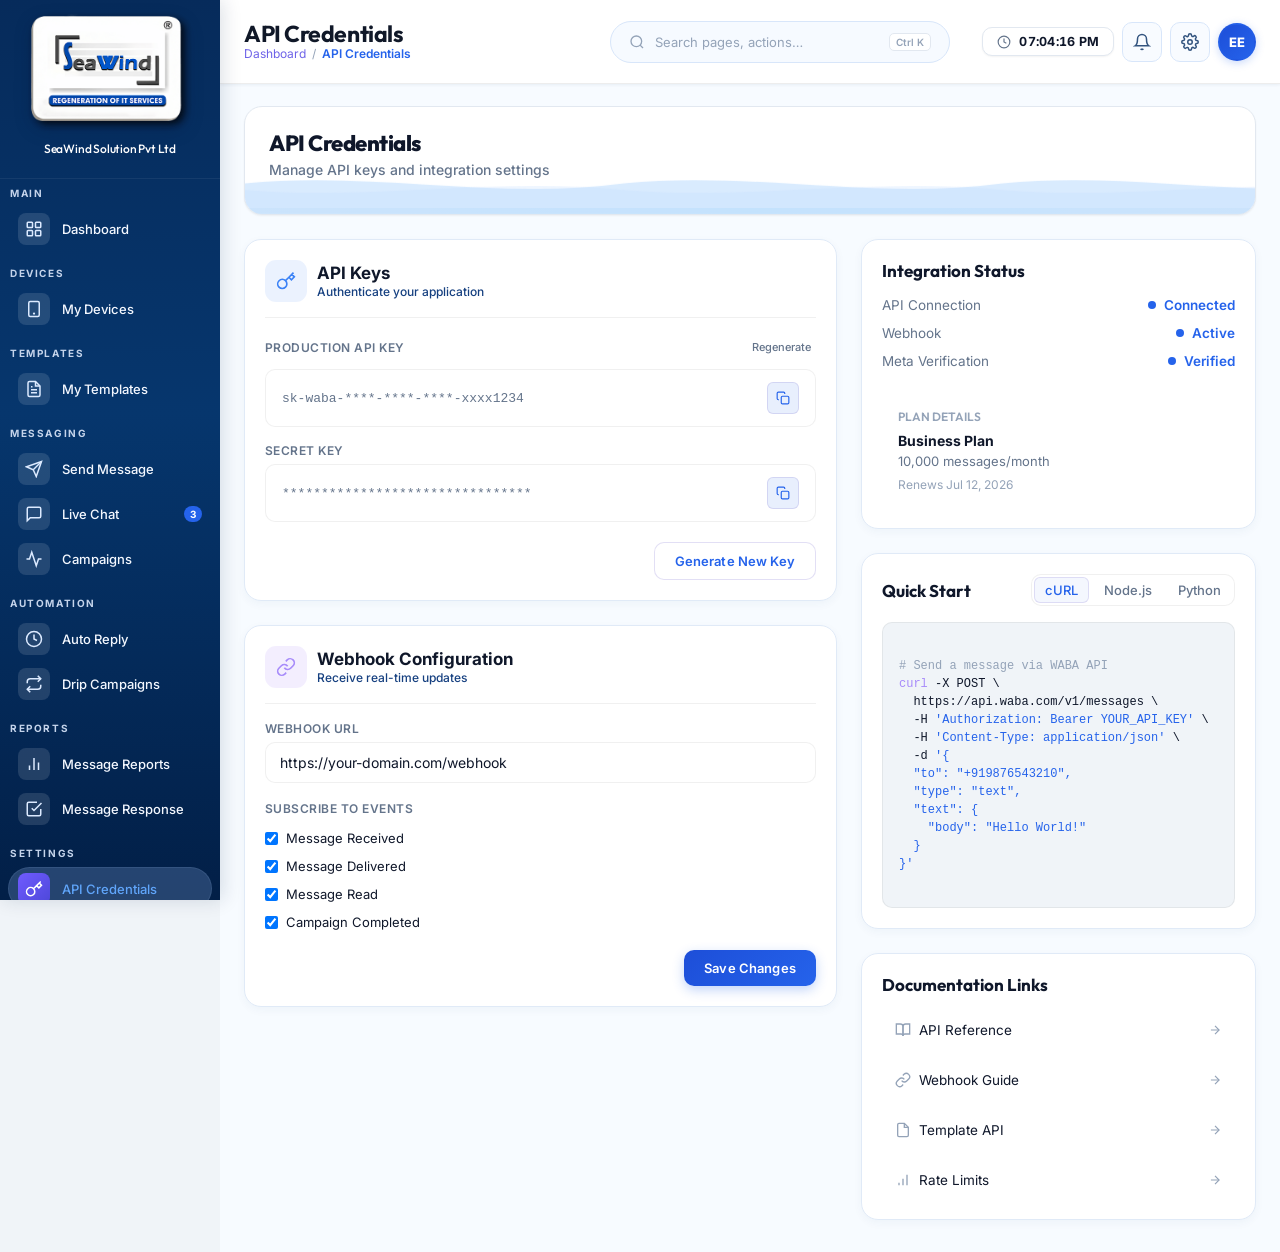
<file: pages/api-credentials.html>
﻿<!DOCTYPE html>
<html lang="en">
<head>
  <meta charset="UTF-8"/>
  <meta name="viewport" content="width=device-width, initial-scale=1.0"/>
  <title>API Credentials &mdash; WABA Dashboard</title>
  <meta name="description" content="Manage API keys and integration settings"/>
  <link rel="preconnect" href="https://fonts.googleapis.com"/>
  <link href="https://fonts.googleapis.com/css2?family=Inter:wght@300;400;500;600;700;800&display=swap" rel="stylesheet"/>
  <link rel="stylesheet" href="../css/style.css?v=9"/>
  <script>window.PAGES_PREFIX = '../';</script>
  <style>
    .code-block {
      background: var(--bg-primary);
      border: 1px solid var(--border);
      border-radius: var(--radius-md);
      padding: 16px;
      font-family: 'Courier New', monospace;
      font-size: 12px;
      color: var(--text-primary);
      overflow-x: auto;
      line-height: 1.5;
      word-break: break-word;
      white-space: pre-wrap;
    }
    .code-keyword { color: var(--purple-light); }
    .code-string { color: var(--green); }
    .code-comment { color: var(--text-muted); }

    .quick-start-header {
      display: flex;
      flex-wrap: wrap;
      align-items: center;
      justify-content: space-between;
      gap: 12px;
      margin-bottom: 16px;
    }

    .quick-start-header .tabs {
      margin-bottom: 0;
      flex-wrap: wrap;
    }

    .doc-link {
      display: flex;
      justify-content: space-between;
      align-items: center;
      font-size: 13.5px;
      color: var(--text-primary);
      text-decoration: none;
      padding: 10px 12px;
      border-radius: var(--radius-md);
      border: 1px solid transparent;
      transition: background var(--transition), border-color var(--transition);
    }

    .doc-link:hover {
      background: var(--bg-primary);
      border-color: var(--border-card);
    }
  </style>
</head>
<body>
  <div class="app-layout" id="app-layout">
    <aside id="sidebar" class="sidebar"></aside>
    <div class="main-content">
      <header class="header">
        <div class="header-left">
          <button class="mobile-menu-btn" id="mobile-menu-btn">
            <svg width="20" height="20" fill="none" stroke="currentColor" stroke-width="2" viewBox="0 0 24 24">
              <line x1="3" y1="6" x2="21" y2="6"/><line x1="3" y1="12" x2="21" y2="12"/><line x1="3" y1="18" x2="21" y2="18"/>
            </svg>
          </button>
          <div class="breadcrumb">
            <span>Dashboard</span>
            <span class="breadcrumb-sep">/</span>
            <span class="breadcrumb-current">API Credentials</span>
          </div>
        </div>
        <div class="header-right">
          <div class="live-clock">
            <svg width="14" height="14" fill="none" stroke="currentColor" stroke-width="2" viewBox="0 0 24 24">
              <circle cx="12" cy="12" r="10"/><polyline points="12 6 12 12 16 14"/>
            </svg>
            <span id="live-clock-time" class="live-clock-time">--:--:--</span>
          </div>
          <button class="header-btn" title="Notifications">
            <svg width="18" height="18" fill="none" stroke="currentColor" stroke-width="2" viewBox="0 0 24 24">
              <path d="M18 8A6 6 0 006 8c0 7-3 9-3 9h18s-3-2-3-9"/><path d="M13.73 21a2 2 0 01-3.46 0"/>
            </svg>
            <span class="notif-dot"></span>
          </button>
          <div class="header-avatar" title="EE Admin">EE</div>
        </div>
      </header>
      <main class="page-content">
        
        <div class="page-header animate-fadeInUp">
          <svg class="wave-bg" style="position:absolute; bottom:0; left:0; width:100%; height:70px; z-index:0; pointer-events:none;" viewBox="0 0 1440 320" preserveAspectRatio="none"><path class="wave-path wave-path-1" fill="#d4cff5" fill-opacity="0.45" d="M 0 180 C 180 120, 360 260, 540 180 C 720 120, 900 260, 1080 180 C 1260 120, 1440 260, 1620 180 C 1800 120, 1980 260, 2160 180 C 2340 120, 2520 260, 2700 180 C 2880 120, 3060 260, 3240 180 L 3240 320 L 0 320 Z"></path><path class="wave-path wave-path-2" fill="#c8c2f0" fill-opacity="0.35" d="M 0 210 C 180 260, 360 150, 540 210 C 720 260, 900 150, 1080 210 C 1260 260, 1440 150, 1620 210 C 1800 260, 1980 150, 2160 210 C 2340 260, 2520 150, 2700 210 C 2880 260, 3060 150, 3240 210 L 3240 320 L 0 320 Z"></path></svg>
          <div>
            <h1 class="page-title">API Credentials</h1>
            <p class="page-desc">Manage API keys and integration settings</p>
          </div>
        </div>

        <div class="layout-grid animate-fadeInUp animate-delay-1">
          
          <!-- Left Column -->
          <div class="layout-stack">
            
            <div class="card">
              <div class="card-header mb-4">
                <div class="card-title-group">
                  <div class="card-icon" style="background:var(--blue-glow); color:var(--blue);">
                    <svg width="20" height="20" fill="none" stroke="currentColor" stroke-width="2" viewBox="0 0 24 24"><path d="M21 2l-2 2m-7.61 7.61a5.5 5.5 0 11-7.778 7.778 5.5 5.5 0 017.777-7.777zm0 0L15.5 7.5m0 0l3 3L22 7l-3-3m-3.5 3.5L19 4"/></svg>
                  </div>
                  <div>
                    <div class="card-title">API Keys</div>
                    <div class="card-subtitle">Authenticate your application</div>
                  </div>
                </div>
              </div>
              
              <div class="form-group mb-4">
                <div class="flex justify-between items-center mb-1">
                  <label class="form-label mb-0">Production API Key</label>
                  <button class="btn-ghost" style="padding:4px; font-size:11px;" title="Regenerate">Regenerate</button>
                </div>
                <div class="api-key-box">
                  <div class="api-key-val" id="api-key">sk-waba-****-****-****-xxxx1234</div>
                  <button class="copy-btn" data-copy="api-key" title="Copy"><svg width="14" height="14" fill="none" stroke="currentColor" stroke-width="2" viewBox="0 0 24 24"><rect x="9" y="9" width="13" height="13" rx="2" ry="2"/><path d="M5 15H4a2 2 0 01-2-2V4a2 2 0 012-2h9a2 2 0 012 2v1"/></svg></button>
                </div>
              </div>
              
              <div class="form-group mb-4">
                <label class="form-label">Secret Key</label>
                <div class="api-key-box">
                  <div class="api-key-val" id="secret-key">********************************</div>
                  <button class="copy-btn" data-copy="secret-key" title="Copy"><svg width="14" height="14" fill="none" stroke="currentColor" stroke-width="2" viewBox="0 0 24 24"><rect x="9" y="9" width="13" height="13" rx="2" ry="2"/><path d="M5 15H4a2 2 0 01-2-2V4a2 2 0 012-2h9a2 2 0 012 2v1"/></svg></button>
                </div>
              </div>
              
              <div style="margin-top:20px; text-align:right;">
                <button class="btn-secondary">Generate New Key</button>
              </div>
            </div>

            <div class="card">
              <div class="card-header mb-4">
                <div class="card-title-group">
                  <div class="card-icon" style="background:var(--purple-glow); color:var(--purple-light);">
                    <svg width="20" height="20" fill="none" stroke="currentColor" stroke-width="2" viewBox="0 0 24 24"><path d="M10 13a5 5 0 007.54.54l3-3a5 5 0 00-7.07-7.07l-1.72 1.71"/><path d="M14 11a5 5 0 00-7.54-.54l-3 3a5 5 0 007.07 7.07l1.71-1.71"/></svg>
                  </div>
                  <div>
                    <div class="card-title">Webhook Configuration</div>
                    <div class="card-subtitle">Receive real-time updates</div>
                  </div>
                </div>
              </div>
              
              <div class="form-group">
                <label class="form-label">Webhook URL</label>
                <input type="text" class="form-input" value="https://your-domain.com/webhook" />
              </div>
              
              <div class="form-group mt-4">
                <label class="form-label mb-2">Subscribe to Events</label>
                <div class="flex flex-col gap-3">
                  <label class="flex items-center gap-2" style="font-size:13px; color:var(--text-primary); cursor:pointer;">
                    <input type="checkbox" checked /> Message Received
                  </label>
                  <label class="flex items-center gap-2" style="font-size:13px; color:var(--text-primary); cursor:pointer;">
                    <input type="checkbox" checked /> Message Delivered
                  </label>
                  <label class="flex items-center gap-2" style="font-size:13px; color:var(--text-primary); cursor:pointer;">
                    <input type="checkbox" checked /> Message Read
                  </label>
                  <label class="flex items-center gap-2" style="font-size:13px; color:var(--text-primary); cursor:pointer;">
                    <input type="checkbox" checked /> Campaign Completed
                  </label>
                </div>
              </div>
              
              <div style="margin-top:20px; text-align:right;">
                <button class="btn-primary">Save Changes</button>
              </div>
            </div>
            
          </div>
          
          <!-- Right Column -->
          <div class="layout-stack">
            
            <div class="card">
              <h3 class="card-title mb-4">Integration Status</h3>
              <div class="flex flex-col gap-3 mb-6">
                <div class="flex justify-between items-center" style="font-size:13.5px;">
                  <span class="text-secondary">API Connection</span>
                  <div class="flex items-center gap-2" style="color:var(--green); font-weight:600;">
                    <span style="width:8px;height:8px;border-radius:50%;background:var(--green);"></span> Connected
                  </div>
                </div>
                <div class="flex justify-between items-center" style="font-size:13.5px;">
                  <span class="text-secondary">Webhook</span>
                  <div class="flex items-center gap-2" style="color:var(--green); font-weight:600;">
                    <span style="width:8px;height:8px;border-radius:50%;background:var(--green);"></span> Active
                  </div>
                </div>
                <div class="flex justify-between items-center" style="font-size:13.5px;">
                  <span class="text-secondary">Meta Verification</span>
                  <div class="flex items-center gap-2" style="color:var(--green); font-weight:600;">
                    <span style="width:8px;height:8px;border-radius:50%;background:var(--green);"></span> Verified
                  </div>
                </div>
              </div>
              
              <div style="background:var(--bg-glass); border-radius:8px; padding:16px;">
                <h4 style="font-size:12px; font-weight:600; color:var(--text-muted); text-transform:uppercase; margin-bottom:8px;">Plan Details</h4>
                <div style="font-size:14px; font-weight:700; color:var(--text-primary); margin-bottom:4px;">Business Plan</div>
                <div style="font-size:13px; color:var(--text-secondary);">10,000 messages/month</div>
                <div style="font-size:12px; color:var(--text-muted); margin-top:8px;">Renews Jul 12, 2026</div>
              </div>
            </div>

            <div class="card">
              <div class="quick-start-header">
                <h3 class="card-title">Quick Start</h3>
                <div class="tabs" style="padding:2px;">
                  <button class="tab-btn active" style="padding:4px 10px;">cURL</button>
                  <button class="tab-btn" style="padding:4px 10px;">Node.js</button>
                  <button class="tab-btn" style="padding:4px 10px;">Python</button>
                </div>
              </div>
              <div class="code-block">
<span class="code-comment"># Send a message via WABA API</span>
<span class="code-keyword">curl</span> -X POST \
  https://api.waba.com/v1/messages \
  -H <span class="code-string">'Authorization: Bearer YOUR_API_KEY'</span> \
  -H <span class="code-string">'Content-Type: application/json'</span> \
  -d <span class="code-string">'{
  "to": "+919876543210",
  "type": "text",
  "text": {
    "body": "Hello World!"
  }
}'</span>
              </div>
            </div>
            
            <div class="card">
              <h3 class="card-title mb-4">Documentation Links</h3>
              <div class="flex flex-col gap-3">
                <a href="#" class="doc-link">
                  <div class="flex items-center gap-2">
                    <svg width="16" height="16" fill="none" stroke="var(--text-muted)" stroke-width="2" viewBox="0 0 24 24"><path d="M2 3h6a4 4 0 0 1 4 4v14a3 3 0 0 0-3-3H2z"/><path d="M22 3h-6a4 4 0 0 0-4 4v14a3 3 0 0 1 3-3h7z"/></svg>
                    API Reference
                  </div>
                  <svg width="14" height="14" fill="none" stroke="var(--text-muted)" stroke-width="2" viewBox="0 0 24 24"><line x1="5" y1="12" x2="19" y2="12"/><polyline points="12 5 19 12 12 19"/></svg>
                </a>
                <a href="#" class="doc-link">
                  <div class="flex items-center gap-2">
                    <svg width="16" height="16" fill="none" stroke="var(--text-muted)" stroke-width="2" viewBox="0 0 24 24"><path d="M10 13a5 5 0 007.54.54l3-3a5 5 0 00-7.07-7.07l-1.72 1.71"/><path d="M14 11a5 5 0 00-7.54-.54l-3 3a5 5 0 007.07 7.07l1.71-1.71"/></svg>
                    Webhook Guide
                  </div>
                  <svg width="14" height="14" fill="none" stroke="var(--text-muted)" stroke-width="2" viewBox="0 0 24 24"><line x1="5" y1="12" x2="19" y2="12"/><polyline points="12 5 19 12 12 19"/></svg>
                </a>
                <a href="#" class="doc-link">
                  <div class="flex items-center gap-2">
                    <svg width="16" height="16" fill="none" stroke="var(--text-muted)" stroke-width="2" viewBox="0 0 24 24"><path d="M14 2H6a2 2 0 00-2 2v16a2 2 0 002 2h12a2 2 0 002-2V8z"/><polyline points="14 2 14 8 20 8"/></svg>
                    Template API
                  </div>
                  <svg width="14" height="14" fill="none" stroke="var(--text-muted)" stroke-width="2" viewBox="0 0 24 24"><line x1="5" y1="12" x2="19" y2="12"/><polyline points="12 5 19 12 12 19"/></svg>
                </a>
                <a href="#" class="doc-link">
                  <div class="flex items-center gap-2">
                    <svg width="16" height="16" fill="none" stroke="var(--text-muted)" stroke-width="2" viewBox="0 0 24 24"><line x1="12" y1="20" x2="12" y2="10"/><line x1="18" y1="20" x2="18" y2="4"/><line x1="6" y1="20" x2="6" y2="16"/></svg>
                    Rate Limits
                  </div>
                  <svg width="14" height="14" fill="none" stroke="var(--text-muted)" stroke-width="2" viewBox="0 0 24 24"><line x1="5" y1="12" x2="19" y2="12"/><polyline points="12 5 19 12 12 19"/></svg>
                </a>
              </div>
            </div>
            
          </div>
          
        </div>

      </main>
    </div>
  </div>
  <script src="../js/nav.js"></script>
  <script src="../js/sidebar.js"></script>
  <script src="../js/animations.js"></script>
</body>
</html>
</file>
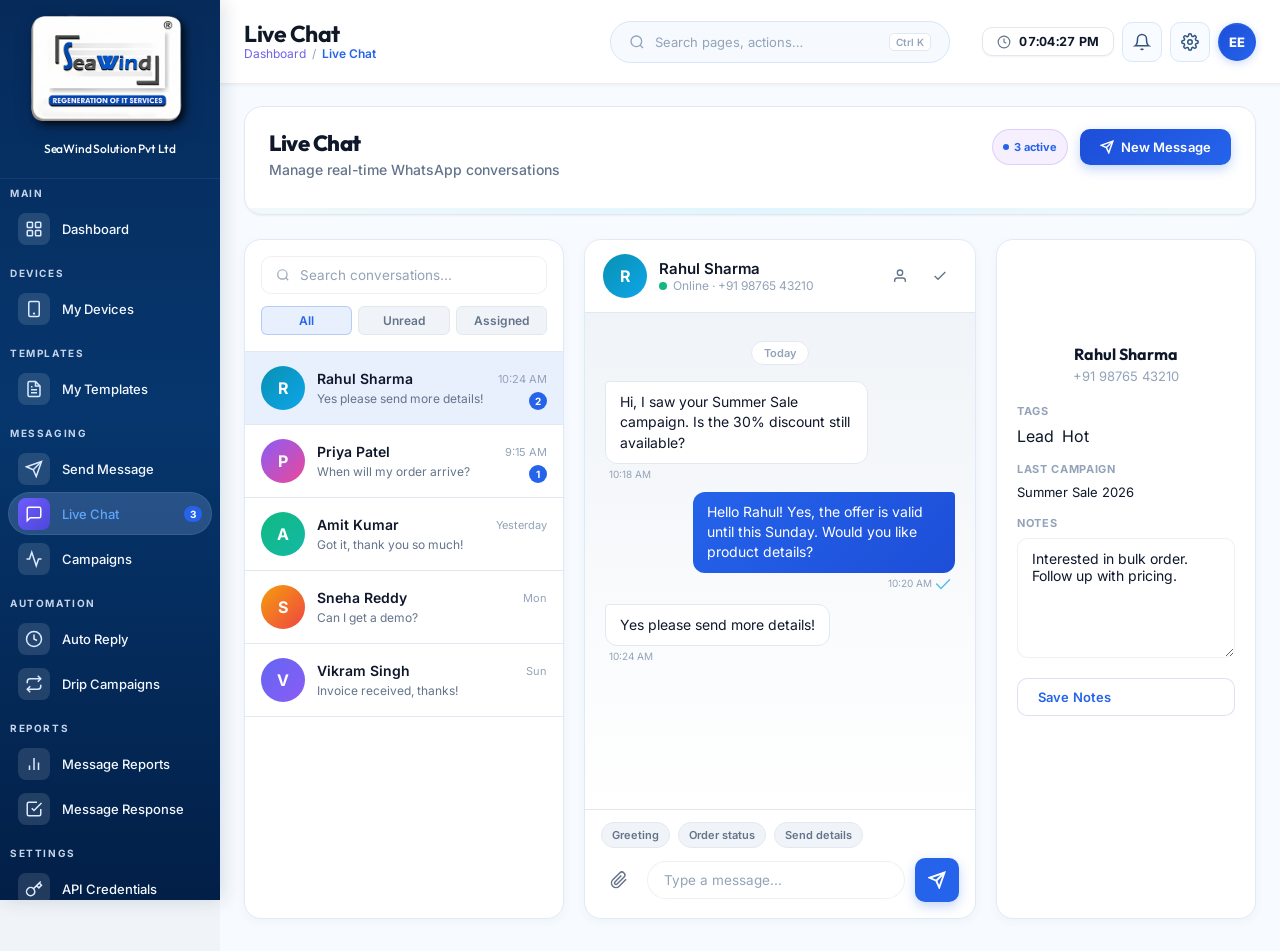
<file: pages/live-chat.html>
﻿<!DOCTYPE html>
<html lang="en">
<head>
  <meta charset="UTF-8"/>
  <meta name="viewport" content="width=device-width, initial-scale=1.0"/>
  <title>Live Chat &mdash; WABA Dashboard</title>
  <meta name="description" content="Real-time WhatsApp conversations"/>
  <link rel="preconnect" href="https://fonts.googleapis.com"/>
  <link href="https://fonts.googleapis.com/css2?family=Inter:wght@300;400;500;600;700;800&display=swap" rel="stylesheet"/>
  <link rel="stylesheet" href="../css/style.css?v=9"/>
  <script>window.PAGES_PREFIX = '../';</script>
</head>
<body>
  <div class="app-layout" id="app-layout">
    <aside id="sidebar" class="sidebar"></aside>
    <div class="main-content">
      <header class="header">
        <div class="header-left">
          <button class="mobile-menu-btn" id="mobile-menu-btn" aria-label="Open menu">
            <svg width="20" height="20" fill="none" stroke="currentColor" stroke-width="2" viewBox="0 0 24 24">
              <line x1="3" y1="6" x2="21" y2="6"/><line x1="3" y1="12" x2="21" y2="12"/><line x1="3" y1="18" x2="21" y2="18"/>
            </svg>
          </button>
          <div class="breadcrumb">
            <span>Dashboard</span>
            <span class="breadcrumb-sep">/</span>
            <span class="breadcrumb-current">Live Chat</span>
          </div>
        </div>
        <div class="header-right">
          <div class="live-clock">
            <svg width="14" height="14" fill="none" stroke="currentColor" stroke-width="2" viewBox="0 0 24 24">
              <circle cx="12" cy="12" r="10"/><polyline points="12 6 12 12 16 14"/>
            </svg>
            <span id="live-clock-time" class="live-clock-time">--:--:--</span>
          </div>
          <button class="header-btn" id="notifications-btn" aria-label="Notifications">
            <svg width="18" height="18" fill="none" stroke="currentColor" stroke-width="2" viewBox="0 0 24 24">
              <path d="M18 8A6 6 0 006 8c0 7-3 9-3 9h18s-3-2-3-9"/><path d="M13.73 21a2 2 0 01-3.46 0"/>
            </svg>
            <span class="notif-dot"></span>
          </button>
          <button class="header-btn" id="settings-btn" aria-label="Settings">
            <svg width="18" height="18" fill="none" stroke="currentColor" stroke-width="2" viewBox="0 0 24 24">
              <circle cx="12" cy="12" r="3"/>
              <path d="M19.4 15a1.65 1.65 0 00.33 1.82l.06.06a2 2 0 010 2.83 2 2 0 01-2.83 0l-.06-.06a1.65 1.65 0 00-1.82-.33 1.65 1.65 0 00-1 1.51V21a2 2 0 01-4 0v-.09A1.65 1.65 0 009 19.4a1.65 1.65 0 00-1.82.33l-.06.06a2 2 0 01-2.83-2.83l.06-.06A1.65 1.65 0 004.68 15a1.65 1.65 0 00-1.51-1H3a2 2 0 010-4h.09A1.65 1.65 0 004.6 9a1.65 1.65 0 00-.33-1.82l-.06-.06a2 2 0 012.83-2.83l.06.06A1.65 1.65 0 009 4.68a1.65 1.65 0 001-1.51V3a2 2 0 014 0v.09a1.65 1.65 0 001 1.51 1.65 1.65 0 001.82-.33l.06-.06a2 2 0 012.83 2.83l-.06.06A1.65 1.65 0 0019.4 9a1.65 1.65 0 001.51 1H21a2 2 0 010 4h-.09a1.65 1.65 0 00-1.51 1z"/>
            </svg>
          </button>
          <div class="header-avatar" id="user-avatar-btn" title="EE Administrator">EE</div>
        </div>
      </header>

      <main class="page-content">
        <div class="page-header animate-fadeInUp">
          <div>
            <h1 class="page-title">Live Chat</h1>
            <p class="page-desc">Manage real-time WhatsApp conversations</p>
          </div>
          <div class="flex gap-3">
            <span class="live-badge">
              <span class="live-dot"></span>
              3 active
            </span>
            <a href="send-message.html" class="btn-primary">
              <svg width="14" height="14" fill="none" stroke="currentColor" stroke-width="2.5" viewBox="0 0 24 24">
                <line x1="22" y1="2" x2="11" y2="13"/><polygon points="22 2 15 22 11 13 2 9 22 2"/>
              </svg>
              New Message
            </a>
          </div>
        </div>

        <div class="live-chat-layout animate-fadeInUp animate-delay-1">
          <!-- Conversation list -->
          <aside class="chat-sidebar card" id="chat-sidebar">
            <div class="chat-sidebar-header">
              <div class="search-bar chat-search">
                <svg width="14" height="14" fill="none" stroke="currentColor" stroke-width="2" viewBox="0 0 24 24">
                  <circle cx="11" cy="11" r="8"/><line x1="21" y1="21" x2="16.65" y2="16.65"/>
                </svg>
                <input type="text" id="chat-search-input" placeholder="Search conversations..." data-filter-target="#chat-thread-list .chat-thread"/>
              </div>
              <div class="chat-filter-tabs">
                <button class="chat-filter-tab active" data-filter="all">All</button>
                <button class="chat-filter-tab" data-filter="unread">Unread</button>
                <button class="chat-filter-tab" data-filter="assigned">Assigned</button>
              </div>
            </div>
            <div class="chat-thread-list" id="chat-thread-list">
              <button class="chat-thread active" data-id="rahul" data-unread="true" data-assigned="true">
                <div class="chat-thread-avatar a">R</div>
                <div class="chat-thread-body">
                  <div class="chat-thread-top">
                    <span class="chat-thread-name">Rahul Sharma</span>
                    <span class="chat-thread-time">10:24 AM</span>
                  </div>
                  <div class="chat-thread-preview">Yes please send more details!</div>
                </div>
                <span class="chat-unread-badge">2</span>
              </button>
              <button class="chat-thread" data-id="priya" data-unread="true" data-assigned="false">
                <div class="chat-thread-avatar b">P</div>
                <div class="chat-thread-body">
                  <div class="chat-thread-top">
                    <span class="chat-thread-name">Priya Patel</span>
                    <span class="chat-thread-time">9:15 AM</span>
                  </div>
                  <div class="chat-thread-preview">When will my order arrive?</div>
                </div>
                <span class="chat-unread-badge">1</span>
              </button>
              <button class="chat-thread" data-id="amit" data-unread="false" data-assigned="true">
                <div class="chat-thread-avatar c">A</div>
                <div class="chat-thread-body">
                  <div class="chat-thread-top">
                    <span class="chat-thread-name">Amit Kumar</span>
                    <span class="chat-thread-time">Yesterday</span>
                  </div>
                  <div class="chat-thread-preview">Got it, thank you so much!</div>
                </div>
              </button>
              <button class="chat-thread" data-id="sneha" data-unread="false" data-assigned="false">
                <div class="chat-thread-avatar d">S</div>
                <div class="chat-thread-body">
                  <div class="chat-thread-top">
                    <span class="chat-thread-name">Sneha Reddy</span>
                    <span class="chat-thread-time">Mon</span>
                  </div>
                  <div class="chat-thread-preview">Can I get a demo?</div>
                </div>
              </button>
              <button class="chat-thread" data-id="vikram" data-unread="false" data-assigned="true">
                <div class="chat-thread-avatar e">V</div>
                <div class="chat-thread-body">
                  <div class="chat-thread-top">
                    <span class="chat-thread-name">Vikram Singh</span>
                    <span class="chat-thread-time">Sun</span>
                  </div>
                  <div class="chat-thread-preview">Invoice received, thanks!</div>
                </div>
              </button>
            </div>
          </aside>

          <!-- Chat pane -->
          <section class="chat-pane card" id="chat-pane">
            <div class="chat-pane-header">
              <button class="chat-back-btn" id="chat-back-btn" aria-label="Back to conversations">
                <svg width="18" height="18" fill="none" stroke="currentColor" stroke-width="2" viewBox="0 0 24 24">
                  <polyline points="15 18 9 12 15 6"/>
                </svg>
              </button>
              <div class="chat-pane-contact">
                <div class="chat-thread-avatar a" id="chat-contact-avatar">R</div>
                <div>
                  <div class="chat-pane-name" id="chat-contact-name">Rahul Sharma</div>
                  <div class="chat-pane-status" id="chat-contact-status">
                    <span class="status-dot online"></span> Online &middot; +91 98765 43210
                  </div>
                </div>
              </div>
              <div class="chat-pane-actions">
                <button class="btn-ghost chat-action-btn" title="Assign to me" id="assign-btn">
                  <svg width="16" height="16" fill="none" stroke="currentColor" stroke-width="2" viewBox="0 0 24 24">
                    <path d="M20 21v-2a4 4 0 00-4-4H8a4 4 0 00-4 4v2"/><circle cx="12" cy="7" r="4"/>
                  </svg>
                </button>
                <button class="btn-ghost chat-action-btn" title="Mark resolved" id="resolve-btn">
                  <svg width="16" height="16" fill="none" stroke="currentColor" stroke-width="2" viewBox="0 0 24 24">
                    <polyline points="20 6 9 17 4 12"/>
                  </svg>
                </button>
              </div>
            </div>

            <div class="chat-messages" id="chat-messages">
              <div class="chat-date-divider"><span>Today</span></div>
              <div class="chat-msg incoming">
                <div class="chat-msg-bubble">Hi, I saw your Summer Sale campaign. Is the 30% discount still available?</div>
                <div class="chat-msg-time">10:18 AM</div>
              </div>
              <div class="chat-msg outgoing">
                <div class="chat-msg-bubble">Hello Rahul! Yes, the offer is valid until this Sunday. Would you like product details?</div>
                <div class="chat-msg-time">10:20 AM
                  <svg width="16" height="15" viewBox="0 0 16 15" fill="none" style="display:inline;vertical-align:middle;">
                    <path d="M15.01 3.316l-8.57 8.57a.7.7 0 01-.99 0l-4.29-4.29a.7.7 0 01.99-.99l3.79 3.79 8.08-8.08a.7.7 0 01.99.99z" fill="#53bdeb"/>
                  </svg>
                </div>
              </div>
              <div class="chat-msg incoming">
                <div class="chat-msg-bubble">Yes please send more details!</div>
                <div class="chat-msg-time">10:24 AM</div>
              </div>
            </div>

            <div class="chat-compose">
              <div class="chat-quick-replies">
                <button class="chat-quick-reply" data-text="Thanks for reaching out! How can I help you today?">Greeting</button>
                <button class="chat-quick-reply" data-text="Your order is on the way and will arrive in 2-3 business days.">Order status</button>
                <button class="chat-quick-reply" data-text="I'll send the details shortly. One moment please!">Send details</button>
              </div>
              <div class="chat-input-row">
                <button class="btn-ghost chat-action-btn" title="Attach file">
                  <svg width="18" height="18" fill="none" stroke="currentColor" stroke-width="2" viewBox="0 0 24 24">
                    <path d="M21.44 11.05l-9.19 9.19a6 6 0 01-8.49-8.49l9.19-9.19a4 4 0 015.66 5.66l-9.2 9.19a2 2 0 01-2.83-2.83l8.49-8.48"/>
                  </svg>
                </button>
                <input type="text" class="form-input chat-input" id="chat-input" placeholder="Type a message..."/>
                <button class="btn-primary chat-send-btn" id="chat-send-btn" aria-label="Send message">
                  <svg width="18" height="18" fill="none" stroke="currentColor" stroke-width="2.5" viewBox="0 0 24 24">
                    <line x1="22" y1="2" x2="11" y2="13"/><polygon points="22 2 15 22 11 13 2 9 22 2"/>
                  </svg>
                </button>
              </div>
            </div>
          </section>

          <!-- Contact info panel -->
          <aside class="chat-info card" id="chat-info">
            <div class="chat-info-header">
              <div class="chat-info-avatar a" id="info-avatar">R</div>
              <h3 id="info-name">Rahul Sharma</h3>
              <p id="info-phone">+91 98765 43210</p>
            </div>
            <div class="chat-info-section">
              <div class="chat-info-label">Tags</div>
              <div class="flex gap-2" style="flex-wrap:wrap;">
                <span class="category-chip">Lead</span>
                <span class="category-chip">Hot</span>
              </div>
            </div>
            <div class="chat-info-section">
              <div class="chat-info-label">Last campaign</div>
              <p class="chat-info-value">Summer Sale 2026</p>
            </div>
            <div class="chat-info-section">
              <div class="chat-info-label">Notes</div>
              <textarea class="form-textarea" rows="3" placeholder="Add internal notes...">Interested in bulk order. Follow up with pricing.</textarea>
            </div>
            <button class="btn-secondary" style="width:100%;" id="save-notes-btn">Save Notes</button>
          </aside>
        </div>
      </main>
    </div>
  </div>

  <script src="../js/nav.js"></script>
  <script src="../js/sidebar.js"></script>
  <script src="../js/animations.js"></script>
  <script>
    (function () {
      const CONVERSATIONS = {
        rahul: {
          name: 'Rahul Sharma', avatar: 'a', letter: 'R', phone: '+91 98765 43210',
          status: 'Online', assigned: true,
          messages: [
            { type: 'incoming', text: 'Hi, I saw your Summer Sale campaign. Is the 30% discount still available?', time: '10:18 AM' },
            { type: 'outgoing', text: 'Hello Rahul! Yes, the offer is valid until this Sunday. Would you like product details?', time: '10:20 AM &middot; <svg width="16" height="15" viewBox="0 0 16 15" fill="none" style="display:inline;vertical-align:middle;"><path d="M15.01 3.316l-8.57 8.57a.7.7 0 01-.99 0l-4.29-4.29a.7.7 0 01.99-.99l3.79 3.79 8.08-8.08a.7.7 0 01.99.99z" fill="#53bdeb"/></svg>' },
            { type: 'incoming', text: 'Yes please send more details!', time: '10:24 AM' },
          ]
        },
        priya: {
          name: 'Priya Patel', avatar: 'b', letter: 'P', phone: '+91 87654 32109',
          status: 'Last seen 5 min ago', assigned: false,
          messages: [
            { type: 'incoming', text: 'When will my order arrive?', time: '9:15 AM' },
          ]
        },
        amit: {
          name: 'Amit Kumar', avatar: 'c', letter: 'A', phone: '+91 76543 21098',
          status: 'Offline', assigned: true,
          messages: [
            { type: 'outgoing', text: 'Your payment has been confirmed. Thank you!', time: 'Yesterday' },
            { type: 'incoming', text: 'Got it, thank you so much!', time: 'Yesterday' },
          ]
        },
        sneha: {
          name: 'Sneha Reddy', avatar: 'd', letter: 'S', phone: '+91 65432 10987',
          status: 'Online', assigned: false,
          messages: [
            { type: 'incoming', text: 'Can I get a demo?', time: 'Mon' },
          ]
        },
        vikram: {
          name: 'Vikram Singh', avatar: 'e', letter: 'V', phone: '+91 54321 09876',
          status: 'Offline', assigned: true,
          messages: [
            { type: 'incoming', text: 'Invoice received, thanks!', time: 'Sun' },
          ]
        },
      };

      let activeId = 'rahul';
      const messagesEl = document.getElementById('chat-messages');
      const chatInput = document.getElementById('chat-input');
      const chatPane = document.getElementById('chat-pane');
      const chatSidebar = document.getElementById('chat-sidebar');

      function renderMessages(id) {
        const conv = CONVERSATIONS[id];
        if (!conv) return;

        messagesEl.innerHTML = `
          <div class="chat-date-divider"><span>Today</span></div>
          ${conv.messages.map(m => `
            <div class="chat-msg ${m.type}">
              <div class="chat-msg-bubble">${m.text}</div>
              <div class="chat-msg-time">${m.time}</div>
            </div>
          `).join('')}
        `;
        messagesEl.scrollTop = messagesEl.scrollHeight;

        document.getElementById('chat-contact-name').textContent = conv.name;
        document.getElementById('chat-contact-status').innerHTML =
          `<span class="status-dot ${conv.status === 'Online' ? 'online' : ''}"></span> ${conv.status} &middot; ${conv.phone}`;
        document.getElementById('info-name').textContent = conv.name;
        document.getElementById('info-phone').textContent = conv.phone;

        ['chat-contact-avatar', 'info-avatar'].forEach(elId => {
          const el = document.getElementById(elId);
          el.textContent = conv.letter;
          el.className = el.className.replace(/\s[a-e]\b/g, '');
          el.classList.add('chat-thread-avatar', conv.avatar);
          if (elId === 'info-avatar') el.classList.add('chat-info-avatar');
        });
      }

      function selectThread(btn) {
        document.querySelectorAll('.chat-thread').forEach(t => t.classList.remove('active'));
        btn.classList.add('active');
        activeId = btn.dataset.id;
        btn.querySelector('.chat-unread-badge')?.remove();
        btn.dataset.unread = 'false';
        renderMessages(activeId);
        chatPane.classList.add('is-open');
      }

      document.querySelectorAll('.chat-thread').forEach(btn => {
        btn.addEventListener('click', () => selectThread(btn));
      });

      document.getElementById('chat-back-btn').addEventListener('click', () => {
        chatPane.classList.remove('is-open');
      });

      function sendMessage(text) {
        const trimmed = text.trim();
        if (!trimmed) return;
        const now = new Date().toLocaleTimeString('en-US', { hour: 'numeric', minute: '2-digit' });
        const readSvg = '<svg width="16" height="15" viewBox="0 0 16 15" fill="none" style="display:inline;vertical-align:middle;"><path d="M15.01 3.316l-8.57 8.57a.7.7 0 01-.99 0l-4.29-4.29a.7.7 0 01.99-.99l3.79 3.79 8.08-8.08a.7.7 0 01.99.99z" fill="#53bdeb"/></svg>';
        CONVERSATIONS[activeId].messages.push({ type: 'outgoing', text: trimmed, time: now + ' ' + readSvg });
        renderMessages(activeId);
        chatInput.value = '';
        window.showToast && window.showToast('Message sent', 'success');

        setTimeout(() => {
          const replies = ['Thanks!', 'Got it.', 'Will check and get back to you.', 'Sounds good!'];
          const reply = replies[Math.floor(Math.random() * replies.length)];
          CONVERSATIONS[activeId].messages.push({
            type: 'incoming', text: reply, time: 'Just now'
          });
          renderMessages(activeId);
        }, 1500 + Math.random() * 2000);
      }

      document.getElementById('chat-send-btn').addEventListener('click', () => sendMessage(chatInput.value));
      chatInput.addEventListener('keydown', e => {
        if (e.key === 'Enter') { e.preventDefault(); sendMessage(chatInput.value); }
      });

      document.querySelectorAll('.chat-quick-reply').forEach(btn => {
        btn.addEventListener('click', () => {
          chatInput.value = btn.dataset.text;
          chatInput.focus();
        });
      });

      document.getElementById('assign-btn').addEventListener('click', () => {
        window.showToast && window.showToast('Conversation assigned to you', 'success');
      });

      document.getElementById('resolve-btn').addEventListener('click', () => {
        window.showToast && window.showToast('Conversation marked as resolved', 'info');
      });

      document.getElementById('save-notes-btn').addEventListener('click', () => {
        window.showToast && window.showToast('Notes saved', 'success');
      });

      /* Filter tabs */
      document.querySelectorAll('.chat-filter-tab').forEach(tab => {
        tab.addEventListener('click', () => {
          document.querySelectorAll('.chat-filter-tab').forEach(t => t.classList.remove('active'));
          tab.classList.add('active');
          const filter = tab.dataset.filter;
          document.querySelectorAll('.chat-thread').forEach(thread => {
            let show = true;
            if (filter === 'unread') show = thread.dataset.unread === 'true';
            if (filter === 'assigned') show = thread.dataset.assigned === 'true';
            thread.style.display = show ? '' : 'none';
          });
        });
      });
    })();
  </script>
</body>
</html>
</file>
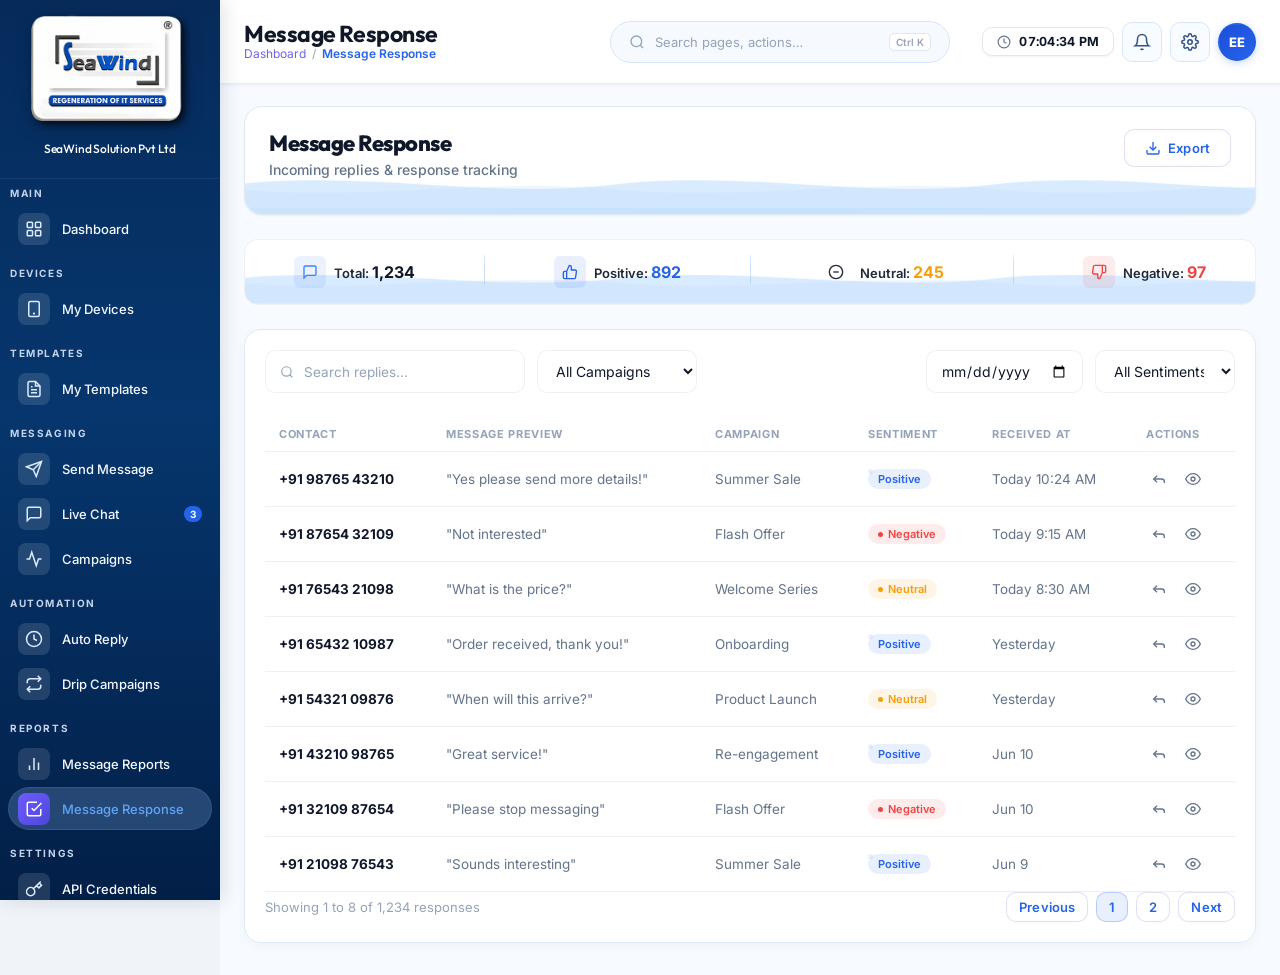
<file: pages/message-response.html>
﻿<!DOCTYPE html>
<html lang="en">
<head>
  <meta charset="UTF-8"/>
  <meta name="viewport" content="width=device-width, initial-scale=1.0"/>
  <title>Message Response &mdash; WABA Dashboard</title>
  <meta name="description" content="Incoming replies & response tracking"/>
  <link rel="preconnect" href="https://fonts.googleapis.com"/>
  <link href="https://fonts.googleapis.com/css2?family=Inter:wght@300;400;500;600;700;800&display=swap" rel="stylesheet"/>
  <link rel="stylesheet" href="../css/style.css?v=9"/>
  <script>window.PAGES_PREFIX = '../';</script>
</head>
<body>
  <div class="app-layout" id="app-layout">
    <aside id="sidebar" class="sidebar"></aside>
    <div class="main-content">
      <header class="header">
        <div class="header-left">
          <button class="mobile-menu-btn" id="mobile-menu-btn">
            <svg width="20" height="20" fill="none" stroke="currentColor" stroke-width="2" viewBox="0 0 24 24">
              <line x1="3" y1="6" x2="21" y2="6"/><line x1="3" y1="12" x2="21" y2="12"/><line x1="3" y1="18" x2="21" y2="18"/>
            </svg>
          </button>
          <div class="breadcrumb">
            <span>Dashboard</span>
            <span class="breadcrumb-sep">/</span>
            <span class="breadcrumb-current">Message Response</span>
          </div>
        </div>
        <div class="header-right">
          <div class="live-clock">
            <svg width="14" height="14" fill="none" stroke="currentColor" stroke-width="2" viewBox="0 0 24 24">
              <circle cx="12" cy="12" r="10"/><polyline points="12 6 12 12 16 14"/>
            </svg>
            <span id="live-clock-time" class="live-clock-time">--:--:--</span>
          </div>
          <button class="header-btn" title="Notifications">
            <svg width="18" height="18" fill="none" stroke="currentColor" stroke-width="2" viewBox="0 0 24 24">
              <path d="M18 8A6 6 0 006 8c0 7-3 9-3 9h18s-3-2-3-9"/><path d="M13.73 21a2 2 0 01-3.46 0"/>
            </svg>
            <span class="notif-dot"></span>
          </button>
          <div class="header-avatar" title="EE Admin">EE</div>
        </div>
      </header>
      <main class="page-content">
        
        <div class="page-header animate-fadeInUp">
          <svg class="wave-bg" style="position:absolute; bottom:0; left:0; width:100%; height:70px; z-index:0; pointer-events:none;" viewBox="0 0 1440 320" preserveAspectRatio="none"><path class="wave-path wave-path-1" fill="#d4cff5" fill-opacity="0.45" d="M 0 180 C 180 120, 360 260, 540 180 C 720 120, 900 260, 1080 180 C 1260 120, 1440 260, 1620 180 C 1800 120, 1980 260, 2160 180 C 2340 120, 2520 260, 2700 180 C 2880 120, 3060 260, 3240 180 L 3240 320 L 0 320 Z"></path><path class="wave-path wave-path-2" fill="#c8c2f0" fill-opacity="0.35" d="M 0 210 C 180 260, 360 150, 540 210 C 720 260, 900 150, 1080 210 C 1260 260, 1440 150, 1620 210 C 1800 260, 1980 150, 2160 210 C 2340 260, 2520 150, 2700 210 C 2880 260, 3060 150, 3240 210 L 3240 320 L 0 320 Z"></path></svg>
          <div>
            <h1 class="page-title">Message Response</h1>
            <p class="page-desc">Incoming replies &amp; response tracking</p>
          </div>
          <button class="btn-secondary">
            <svg width="16" height="16" fill="none" stroke="currentColor" stroke-width="2" viewBox="0 0 24 24"><path d="M21 15v4a2 2 0 01-2 2H5a2 2 0 01-2-2v-4"/><polyline points="7 10 12 15 17 10"/><line x1="12" y1="15" x2="12" y2="3"/></svg>
            Export
          </button>
        </div>

        <div class="info-bar animate-fadeInUp animate-delay-1" style="margin-bottom: 24px; justify-content: space-around;">
          <svg class="wave-bg" style="position:absolute; bottom:0; left:0; width:100%; height:60px; z-index:0; pointer-events:none;" viewBox="0 0 1440 320" preserveAspectRatio="none"><path class="wave-path wave-path-1" fill="#d4cff5" fill-opacity="0.45" d="M 0 180 C 180 120, 360 260, 540 180 C 720 120, 900 260, 1080 180 C 1260 120, 1440 260, 1620 180 C 1800 120, 1980 260, 2160 180 C 2340 120, 2520 260, 2700 180 C 2880 120, 3060 260, 3240 180 L 3240 320 L 0 320 Z"></path><path class="wave-path wave-path-2" fill="#c8c2f0" fill-opacity="0.35" d="M 0 210 C 180 260, 360 150, 540 210 C 720 260, 900 150, 1080 210 C 1260 260, 1440 150, 1620 210 C 1800 260, 1980 150, 2160 210 C 2340 260, 2520 150, 2700 210 C 2880 260, 3060 150, 3240 210 L 3240 320 L 0 320 Z"></path></svg>
          <div class="info-chip">
            <div class="info-chip-icon blue"><svg width="16" height="16" fill="none" stroke="currentColor" stroke-width="2" viewBox="0 0 24 24"><path d="M21 15a2 2 0 01-2 2H7l-4 4V5a2 2 0 012-2h14a2 2 0 012 2z"/></svg></div>
            <span>Total: <strong style="font-size:16px;">1,234</strong></span>
          </div>
          <div class="info-bar-sep">
          <svg class="wave-bg" style="position:absolute; bottom:0; left:0; width:100%; height:60px; z-index:0; pointer-events:none;" viewBox="0 0 1440 320" preserveAspectRatio="none"><path class="wave-path wave-path-1" fill="#d4cff5" fill-opacity="0.45" d="M 0 180 C 180 120, 360 260, 540 180 C 720 120, 900 260, 1080 180 C 1260 120, 1440 260, 1620 180 C 1800 120, 1980 260, 2160 180 C 2340 120, 2520 260, 2700 180 C 2880 120, 3060 260, 3240 180 L 3240 320 L 0 320 Z"></path><path class="wave-path wave-path-2" fill="#c8c2f0" fill-opacity="0.35" d="M 0 210 C 180 260, 360 150, 540 210 C 720 260, 900 150, 1080 210 C 1260 260, 1440 150, 1620 210 C 1800 260, 1980 150, 2160 210 C 2340 260, 2520 150, 2700 210 C 2880 260, 3060 150, 3240 210 L 3240 320 L 0 320 Z"></path></svg></div>
          <div class="info-chip">
            <div class="info-chip-icon green"><svg width="16" height="16" fill="none" stroke="currentColor" stroke-width="2" viewBox="0 0 24 24"><path d="M14 9V5a3 3 0 00-3-3l-4 9v11h11.28a2 2 0 002-1.7l1.38-9a2 2 0 00-2-2.3zM7 22H4a2 2 0 01-2-2v-7a2 2 0 012-2h3"/></svg></div>
            <span>Positive: <strong style="font-size:16px; color:var(--green);">892</strong></span>
          </div>
          <div class="info-bar-sep">
          <svg class="wave-bg" style="position:absolute; bottom:0; left:0; width:100%; height:60px; z-index:0; pointer-events:none;" viewBox="0 0 1440 320" preserveAspectRatio="none"><path class="wave-path wave-path-1" fill="#d4cff5" fill-opacity="0.45" d="M 0 180 C 180 120, 360 260, 540 180 C 720 120, 900 260, 1080 180 C 1260 120, 1440 260, 1620 180 C 1800 120, 1980 260, 2160 180 C 2340 120, 2520 260, 2700 180 C 2880 120, 3060 260, 3240 180 L 3240 320 L 0 320 Z"></path><path class="wave-path wave-path-2" fill="#c8c2f0" fill-opacity="0.35" d="M 0 210 C 180 260, 360 150, 540 210 C 720 260, 900 150, 1080 210 C 1260 260, 1440 150, 1620 210 C 1800 260, 1980 150, 2160 210 C 2340 260, 2520 150, 2700 210 C 2880 260, 3060 150, 3240 210 L 3240 320 L 0 320 Z"></path></svg></div>
          <div class="info-chip">
            <div class="info-chip-icon amber"><svg width="16" height="16" fill="none" stroke="currentColor" stroke-width="2" viewBox="0 0 24 24"><circle cx="12" cy="12" r="10"/><line x1="8" y1="12" x2="16" y2="12"/></svg></div>
            <span>Neutral: <strong style="font-size:16px; color:var(--amber);">245</strong></span>
          </div>
          <div class="info-bar-sep">
          <svg class="wave-bg" style="position:absolute; bottom:0; left:0; width:100%; height:60px; z-index:0; pointer-events:none;" viewBox="0 0 1440 320" preserveAspectRatio="none"><path class="wave-path wave-path-1" fill="#d4cff5" fill-opacity="0.45" d="M 0 180 C 180 120, 360 260, 540 180 C 720 120, 900 260, 1080 180 C 1260 120, 1440 260, 1620 180 C 1800 120, 1980 260, 2160 180 C 2340 120, 2520 260, 2700 180 C 2880 120, 3060 260, 3240 180 L 3240 320 L 0 320 Z"></path><path class="wave-path wave-path-2" fill="#c8c2f0" fill-opacity="0.35" d="M 0 210 C 180 260, 360 150, 540 210 C 720 260, 900 150, 1080 210 C 1260 260, 1440 150, 1620 210 C 1800 260, 1980 150, 2160 210 C 2340 260, 2520 150, 2700 210 C 2880 260, 3060 150, 3240 210 L 3240 320 L 0 320 Z"></path></svg></div>
          <div class="info-chip">
            <div class="info-chip-icon" style="background:rgba(239,68,68,0.1); color:#ef4444;"><svg width="16" height="16" fill="none" stroke="currentColor" stroke-width="2" viewBox="0 0 24 24"><path d="M10 15v4a3 3 0 003 3l4-9V2H5.72a2 2 0 00-2 1.7l-1.38 9a2 2 0 002 2.3zm7-13h2.67A2.31 2.31 0 0122 4v7a2.31 2.31 0 01-2.33 2H17"/></svg></div>
            <span>Negative: <strong style="font-size:16px; color:#ef4444;">97</strong></span>
          </div>
        </div>

        <div class="card animate-fadeInUp animate-delay-2">
          
          <div class="flex justify-between items-center mb-6" style="flex-wrap: wrap; gap: 16px;">
            <div class="flex gap-3">
              <div class="search-bar" style="width:260px;">
                <svg width="14" height="14" fill="none" stroke="currentColor" stroke-width="2" viewBox="0 0 24 24"><circle cx="11" cy="11" r="8"/><line x1="21" y1="21" x2="16.65" y2="16.65"/></svg>
                <input type="text" placeholder="Search replies..."/>
              </div>
              <select class="form-select" style="width:160px;">
                <option>All Campaigns</option>
                <option>Summer Sale</option>
                <option>Flash Offer</option>
                <option>Welcome Series</option>
              </select>
            </div>
            <div class="flex gap-3">
              <input type="date" class="form-input" style="width:auto;" />
              <select class="form-select" style="width:140px;">
                <option>All Sentiments</option>
                <option>Positive</option>
                <option>Neutral</option>
                <option>Negative</option>
              </select>
            </div>
          </div>

          <div class="table-wrap">
            <table>
              <thead>
                <tr>
                  <th>Contact</th>
                  <th>Message Preview</th>
                  <th>Campaign</th>
                  <th>Sentiment</th>
                  <th>Received At</th>
                  <th>Actions</th>
                </tr>
              </thead>
              <tbody>
                <tr>
                  <td class="fw-bold" style="color:var(--text-primary)">+91 98765 43210</td>
                  <td>"Yes please send more details!"</td>
                  <td>Summer Sale</td>
                  <td><span class="status active">Positive</span></td>
                  <td>Today 10:24 AM</td>
                  <td><div class="flex gap-2"><button class="btn-ghost" style="padding:4px;" title="Reply"><svg width="16" height="16" fill="none" stroke="currentColor" stroke-width="2" viewBox="0 0 24 24"><polyline points="9 17 4 12 9 7"/><path d="M20 18v-2a4 4 0 00-4-4H4"/></svg></button><button class="btn-ghost" style="padding:4px;" title="View Chat"><svg width="16" height="16" fill="none" stroke="currentColor" stroke-width="2" viewBox="0 0 24 24"><path d="M1 12s4-8 11-8 11 8 11 8-4 8-11 8-11-8-11-8z"/><circle cx="12" cy="12" r="3"/></svg></button></div></td>
                </tr>
                <tr>
                  <td class="fw-bold" style="color:var(--text-primary)">+91 87654 32109</td>
                  <td>"Not interested"</td>
                  <td>Flash Offer</td>
                  <td><span class="status failed">Negative</span></td>
                  <td>Today 9:15 AM</td>
                  <td><div class="flex gap-2"><button class="btn-ghost" style="padding:4px;" title="Reply"><svg width="16" height="16" fill="none" stroke="currentColor" stroke-width="2" viewBox="0 0 24 24"><polyline points="9 17 4 12 9 7"/><path d="M20 18v-2a4 4 0 00-4-4H4"/></svg></button><button class="btn-ghost" style="padding:4px;" title="View Chat"><svg width="16" height="16" fill="none" stroke="currentColor" stroke-width="2" viewBox="0 0 24 24"><path d="M1 12s4-8 11-8 11 8 11 8-4 8-11 8-11-8-11-8z"/><circle cx="12" cy="12" r="3"/></svg></button></div></td>
                </tr>
                <tr>
                  <td class="fw-bold" style="color:var(--text-primary)">+91 76543 21098</td>
                  <td>"What is the price?"</td>
                  <td>Welcome Series</td>
                  <td><span class="status pending">Neutral</span></td>
                  <td>Today 8:30 AM</td>
                  <td><div class="flex gap-2"><button class="btn-ghost" style="padding:4px;" title="Reply"><svg width="16" height="16" fill="none" stroke="currentColor" stroke-width="2" viewBox="0 0 24 24"><polyline points="9 17 4 12 9 7"/><path d="M20 18v-2a4 4 0 00-4-4H4"/></svg></button><button class="btn-ghost" style="padding:4px;" title="View Chat"><svg width="16" height="16" fill="none" stroke="currentColor" stroke-width="2" viewBox="0 0 24 24"><path d="M1 12s4-8 11-8 11 8 11 8-4 8-11 8-11-8-11-8z"/><circle cx="12" cy="12" r="3"/></svg></button></div></td>
                </tr>
                <tr>
                  <td class="fw-bold" style="color:var(--text-primary)">+91 65432 10987</td>
                  <td>"Order received, thank you!"</td>
                  <td>Onboarding</td>
                  <td><span class="status active">Positive</span></td>
                  <td>Yesterday</td>
                  <td><div class="flex gap-2"><button class="btn-ghost" style="padding:4px;" title="Reply"><svg width="16" height="16" fill="none" stroke="currentColor" stroke-width="2" viewBox="0 0 24 24"><polyline points="9 17 4 12 9 7"/><path d="M20 18v-2a4 4 0 00-4-4H4"/></svg></button><button class="btn-ghost" style="padding:4px;" title="View Chat"><svg width="16" height="16" fill="none" stroke="currentColor" stroke-width="2" viewBox="0 0 24 24"><path d="M1 12s4-8 11-8 11 8 11 8-4 8-11 8-11-8-11-8z"/><circle cx="12" cy="12" r="3"/></svg></button></div></td>
                </tr>
                <tr>
                  <td class="fw-bold" style="color:var(--text-primary)">+91 54321 09876</td>
                  <td>"When will this arrive?"</td>
                  <td>Product Launch</td>
                  <td><span class="status pending">Neutral</span></td>
                  <td>Yesterday</td>
                  <td><div class="flex gap-2"><button class="btn-ghost" style="padding:4px;" title="Reply"><svg width="16" height="16" fill="none" stroke="currentColor" stroke-width="2" viewBox="0 0 24 24"><polyline points="9 17 4 12 9 7"/><path d="M20 18v-2a4 4 0 00-4-4H4"/></svg></button><button class="btn-ghost" style="padding:4px;" title="View Chat"><svg width="16" height="16" fill="none" stroke="currentColor" stroke-width="2" viewBox="0 0 24 24"><path d="M1 12s4-8 11-8 11 8 11 8-4 8-11 8-11-8-11-8z"/><circle cx="12" cy="12" r="3"/></svg></button></div></td>
                </tr>
                <tr>
                  <td class="fw-bold" style="color:var(--text-primary)">+91 43210 98765</td>
                  <td>"Great service!"</td>
                  <td>Re-engagement</td>
                  <td><span class="status active">Positive</span></td>
                  <td>Jun 10</td>
                  <td><div class="flex gap-2"><button class="btn-ghost" style="padding:4px;" title="Reply"><svg width="16" height="16" fill="none" stroke="currentColor" stroke-width="2" viewBox="0 0 24 24"><polyline points="9 17 4 12 9 7"/><path d="M20 18v-2a4 4 0 00-4-4H4"/></svg></button><button class="btn-ghost" style="padding:4px;" title="View Chat"><svg width="16" height="16" fill="none" stroke="currentColor" stroke-width="2" viewBox="0 0 24 24"><path d="M1 12s4-8 11-8 11 8 11 8-4 8-11 8-11-8-11-8z"/><circle cx="12" cy="12" r="3"/></svg></button></div></td>
                </tr>
                <tr>
                  <td class="fw-bold" style="color:var(--text-primary)">+91 32109 87654</td>
                  <td>"Please stop messaging"</td>
                  <td>Flash Offer</td>
                  <td><span class="status failed">Negative</span></td>
                  <td>Jun 10</td>
                  <td><div class="flex gap-2"><button class="btn-ghost" style="padding:4px;" title="Reply"><svg width="16" height="16" fill="none" stroke="currentColor" stroke-width="2" viewBox="0 0 24 24"><polyline points="9 17 4 12 9 7"/><path d="M20 18v-2a4 4 0 00-4-4H4"/></svg></button><button class="btn-ghost" style="padding:4px;" title="View Chat"><svg width="16" height="16" fill="none" stroke="currentColor" stroke-width="2" viewBox="0 0 24 24"><path d="M1 12s4-8 11-8 11 8 11 8-4 8-11 8-11-8-11-8z"/><circle cx="12" cy="12" r="3"/></svg></button></div></td>
                </tr>
                <tr>
                  <td class="fw-bold" style="color:var(--text-primary)">+91 21098 76543</td>
                  <td>"Sounds interesting"</td>
                  <td>Summer Sale</td>
                  <td><span class="status active">Positive</span></td>
                  <td>Jun 9</td>
                  <td><div class="flex gap-2"><button class="btn-ghost" style="padding:4px;" title="Reply"><svg width="16" height="16" fill="none" stroke="currentColor" stroke-width="2" viewBox="0 0 24 24"><polyline points="9 17 4 12 9 7"/><path d="M20 18v-2a4 4 0 00-4-4H4"/></svg></button><button class="btn-ghost" style="padding:4px;" title="View Chat"><svg width="16" height="16" fill="none" stroke="currentColor" stroke-width="2" viewBox="0 0 24 24"><path d="M1 12s4-8 11-8 11 8 11 8-4 8-11 8-11-8-11-8z"/><circle cx="12" cy="12" r="3"/></svg></button></div></td>
                </tr>
              </tbody>
            </table>
          </div>
          
          <div class="flex justify-between items-center mt-6 pt-4" style="border-top:1px solid var(--border);">
            <span class="text-muted" style="font-size:13px;">Showing 1 to 8 of 1,234 responses</span>
            <div class="flex gap-2">
              <button class="btn-secondary" style="padding:6px 12px;" disabled>Previous</button>
              <button class="btn-secondary" style="padding:6px 12px; background:var(--green-glow); color:var(--green); border-color:var(--border-accent);">1</button>
              <button class="btn-secondary" style="padding:6px 12px;">2</button>
              <button class="btn-secondary" style="padding:6px 12px;">Next</button>
            </div>
          </div>
          
        </div>

      </main>
    </div>
  </div>
  <script src="../js/nav.js"></script>
  <script src="../js/sidebar.js"></script>
  <script src="../js/animations.js"></script>
</body>
</html>
</file>
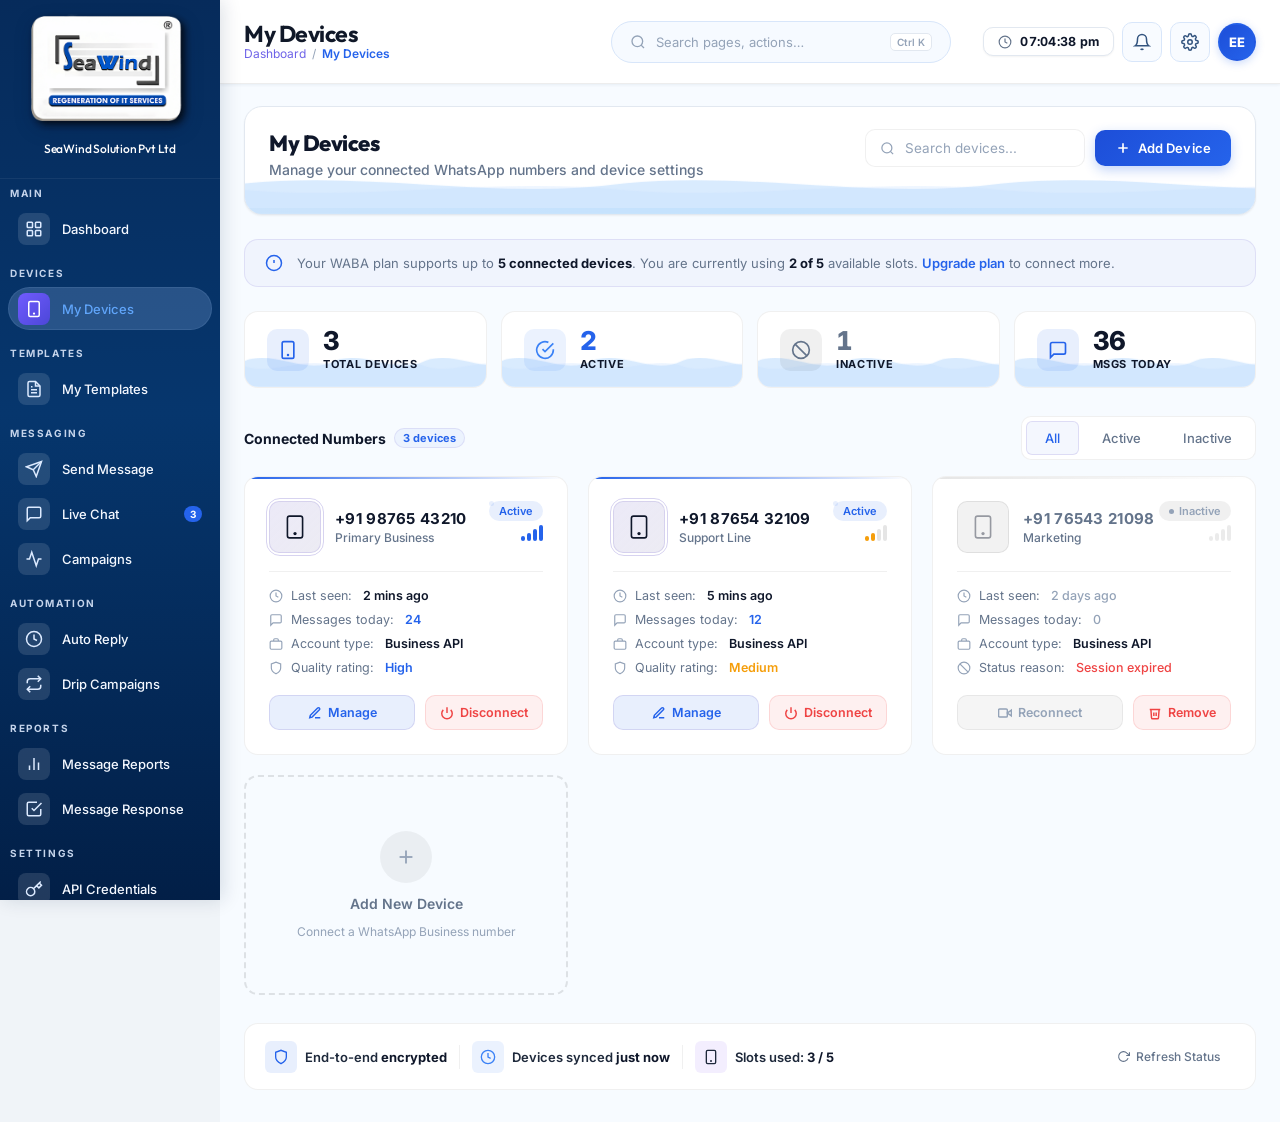
<file: pages/my-devices.html>
<!DOCTYPE html>
<html lang="en">
<head>
  <meta charset="UTF-8"/>
  <meta name="viewport" content="width=device-width, initial-scale=1.0"/>
  <title>My Devices ? WABA Dashboard</title>
  <meta name="description" content="Manage your connected WhatsApp Business devices and phone numbers from one central hub."/>
  <link rel="preconnect" href="https://fonts.googleapis.com"/>
  <link href="https://fonts.googleapis.com/css2?family=Inter:wght@300;400;500;600;700;800&display=swap" rel="stylesheet"/>
  <link rel="stylesheet" href="../css/style.css?v=9"/>
  <script>window.PAGES_PREFIX = '../';</script>
  <style>
    /* -- My Devices page-specific styles -- */

    /* Mini stats row */
    .mini-stats-row {
      display: flex;
      gap: 14px;
      margin-bottom: 28px;
      flex-wrap: wrap;
    }

    .mini-stat-card {
      display: flex;
      align-items: center;
      gap: 14px;
      background: var(--bg-card);
      border: 1px solid var(--border);
      border-radius: var(--radius-lg);
      padding: 16px 22px;
      flex: 1;
      min-width: 160px;
      backdrop-filter: blur(10px);
      transition: all var(--transition-slow);
      position: relative;
      overflow: hidden;
    }

    .mini-stat-card::after {
      content: '';
      position: absolute;
      inset: 0;
      border-radius: var(--radius-lg);
      opacity: 0;
      transition: opacity var(--transition-slow);
    }

    .mini-stat-card.green::after  { background: radial-gradient(ellipse at top left, rgba(124,111,205,0.06), transparent 60%); }
    .mini-stat-card.blue::after   { background: radial-gradient(ellipse at top left, rgba(124,111,205,0.06), transparent 60%); }
    .mini-stat-card.muted::after  { background: radial-gradient(ellipse at top left, rgba(0,0,0,0.03), transparent 60%); }

    .mini-stat-card:hover {
      border-color: var(--border-hover);
      transform: translateY(-2px);
      box-shadow: var(--shadow-sm);
    }

    .mini-stat-card:hover::after { opacity: 1; }

    .mini-stat-icon {
      width: 42px;
      height: 42px;
      border-radius: var(--radius-md);
      display: flex;
      align-items: center;
      justify-content: center;
      flex-shrink: 0;
      position: relative;
      z-index: 1;
    }

    .mini-stat-icon.green  { background: var(--green-glow);  color: var(--green); }
    .mini-stat-icon.blue   { background: var(--blue-glow);   color: var(--blue); }
    .mini-stat-icon.muted  { background: rgba(0,0,0,0.06); color: var(--text-secondary); }

    .mini-stat-body {
      position: relative;
      z-index: 1;
    }

    .mini-stat-value {
      font-size: 26px;
      font-weight: 800;
      color: var(--text-primary);
      line-height: 1;
      font-variant-numeric: tabular-nums;
      letter-spacing: -0.5px;
    }

    .mini-stat-label {
      font-size: 11px;
      font-weight: 700;
      letter-spacing: 0.06em;
      text-transform: uppercase;
      color: var(--text-primary);
      margin-top: 3px;
    }

    /* Device Grid ? extended card styles */
    .device-grid {
      display: grid;
      grid-template-columns: repeat(auto-fill, minmax(300px, 1fr));
      gap: 20px;
    }

    .device-card {
      background: var(--bg-card);
      border: 1px solid var(--border);
      border-radius: var(--radius-lg);
      padding: 24px;
      transition: all var(--transition-slow);
      cursor: default;
      backdrop-filter: blur(10px);
      position: relative;
      overflow: hidden;
    }

    .device-card::before {
      content: '';
      position: absolute;
      top: 0;
      left: 0;
      right: 0;
      height: 2px;
      border-radius: var(--radius-lg) var(--radius-lg) 0 0;
      background: transparent;
      transition: background var(--transition-slow);
    }

    .device-card.active-device::before {
      background: linear-gradient(90deg, var(--green), transparent);
    }

    .device-card.inactive-device::before {
      background: linear-gradient(90deg, rgba(0,0,0,0.1), transparent);
    }

    .device-card:hover {
      border-color: var(--border-hover);
      background: var(--bg-card-hover);
      transform: translateY(-3px);
      box-shadow: var(--shadow-md);
    }

    .device-card.active-device:hover {
      border-color: rgba(124,111,205,0.25);
      box-shadow: 0 8px 40px rgba(124,111,205,0.08);
    }

    /* Card top row: avatar + status badge */
    .device-card-header {
      display: flex;
      align-items: flex-start;
      justify-content: space-between;
      margin-bottom: 18px;
    }

    .device-avatar-wrap {
      display: flex;
      align-items: center;
      gap: 14px;
    }

    .device-avatar {
      width: 52px;
      height: 52px;
      border-radius: var(--radius-md);
      display: flex;
      align-items: center;
      justify-content: center;
      font-size: 24px;
      flex-shrink: 0;
      position: relative;
    }

    .device-avatar.active-avatar {
      background: linear-gradient(135deg, rgba(124,111,205,0.15), rgba(74,63,143,0.10));
      border: 1px solid rgba(124,111,205,0.2);
    }

    .device-avatar.inactive-avatar {
      background: rgba(0,0,0,0.05);
      border: 1px solid rgba(0,0,0,0.08);
    }

    /* Pulsing ring for active devices */
    .device-avatar.active-avatar::after {
      content: '';
      position: absolute;
      inset: -4px;
      border-radius: calc(var(--radius-md) + 4px);
      border: 1.5px solid rgba(124,111,205,0.3);
      animation: ring-pulse 2.4s ease-in-out infinite;
    }

    @keyframes ring-pulse {
      0%, 100% { opacity: 0.6; transform: scale(1); }
      50%       { opacity: 0; transform: scale(1.12); }
    }

    .device-avatar-info {}

    .device-number {
      font-size: 15px;
      font-weight: 700;
      color: var(--text-primary);
      letter-spacing: 0.02em;
    }

    .device-name-tag {
      font-size: 12px;
      color: var(--text-secondary);
      margin-top: 2px;
      font-weight: 500;
    }

    /* Divider */
    .device-divider {
      height: 1px;
      background: var(--border);
      margin: 16px 0;
    }

    /* Meta row */
    .device-meta-row {
      display: flex;
      flex-direction: column;
      gap: 9px;
      margin-bottom: 20px;
    }

    .device-meta-item {
      display: flex;
      align-items: center;
      gap: 8px;
      font-size: 12.5px;
      color: var(--text-secondary);
    }

    .device-meta-item svg {
      color: var(--text-muted);
      flex-shrink: 0;
    }

    .device-meta-item span.highlight {
      color: var(--text-primary);
      font-weight: 600;
    }

    .device-meta-item span.green-highlight {
      color: var(--green);
      font-weight: 600;
    }

    /* Action buttons row */
    .device-actions {
      display: flex;
      gap: 10px;
    }

    .btn-manage {
      flex: 1;
      display: inline-flex;
      align-items: center;
      justify-content: center;
      gap: 6px;
      background: var(--green-glow);
      color: var(--green);
      font-size: 12.5px;
      font-weight: 600;
      padding: 9px 16px;
      border-radius: var(--radius-md);
      border: 1px solid rgba(124,111,205,0.2);
      cursor: pointer;
      transition: all var(--transition);
    }

    .btn-manage:hover {
      background: var(--green);
      color: #fff;
      border-color: var(--green);
      box-shadow: 0 4px 16px rgba(124,111,205,0.25);
    }

    .btn-disconnect {
      display: inline-flex;
      align-items: center;
      justify-content: center;
      gap: 6px;
      background: rgba(239,68,68,0.08);
      color: #ef4444;
      font-size: 12.5px;
      font-weight: 600;
      padding: 9px 14px;
      border-radius: var(--radius-md);
      border: 1px solid rgba(239,68,68,0.15);
      cursor: pointer;
      transition: all var(--transition);
    }

    .btn-disconnect:hover {
      background: rgba(239,68,68,0.15);
      border-color: rgba(239,68,68,0.35);
    }

    /* Disabled state for inactive cards */
    .device-card.inactive-device .btn-manage {
      background: rgba(0,0,0,0.04);
      color: var(--text-muted);
      border-color: var(--border);
    }

    .device-card.inactive-device .btn-manage:hover {
      background: rgba(0,0,0,0.07);
      color: var(--text-secondary);
      box-shadow: none;
    }

    /* "Add Device" empty-slot card */
    .device-card-add {
      background: transparent;
      border: 2px dashed rgba(0,0,0,0.1);
      border-radius: var(--radius-lg);
      padding: 24px;
      display: flex;
      flex-direction: column;
      align-items: center;
      justify-content: center;
      gap: 12px;
      min-height: 220px;
      cursor: pointer;
      transition: all var(--transition-slow);
      text-align: center;
    }

    .device-card-add:hover {
      border-color: rgba(124,111,205,0.35);
      background: rgba(124,111,205,0.03);
    }

    .device-card-add:hover .add-icon {
      background: var(--green-glow);
      color: var(--green);
      transform: scale(1.08);
    }

    .add-icon {
      width: 52px;
      height: 52px;
      border-radius: 50%;
      background: rgba(0,0,0,0.05);
      color: var(--text-muted);
      display: flex;
      align-items: center;
      justify-content: center;
      transition: all var(--transition);
    }

    .add-label {
      font-size: 14px;
      font-weight: 600;
      color: var(--text-secondary);
      transition: color var(--transition);
    }

    .device-card-add:hover .add-label {
      color: var(--green);
    }

    .add-sublabel {
      font-size: 12px;
      color: var(--text-muted);
    }

    /* Info banner */
    .devices-info-banner {
      display: flex;
      align-items: center;
      gap: 14px;
      background: rgba(124,111,205,0.05);
      border: 1px solid rgba(124,111,205,0.15);
      border-radius: var(--radius-lg);
      padding: 14px 20px;
      margin-bottom: 24px;
      font-size: 13px;
      color: var(--text-secondary);
    }

    .devices-info-banner svg {
      color: var(--green);
      flex-shrink: 0;
    }

    .devices-info-banner strong {
      color: var(--text-primary);
    }

    /* Section header */
    .section-title-row {
      display: flex;
      align-items: center;
      justify-content: space-between;
      margin-bottom: 16px;
    }

    .section-title-label {
      display: flex;
      align-items: center;
      gap: 8px;
      font-size: 14px;
      font-weight: 700;
      color: var(--text-primary);
    }

    .section-title-label .count-chip {
      background: var(--green-glow-2);
      color: var(--green);
      font-size: 11px;
      font-weight: 700;
      padding: 2px 8px;
      border-radius: var(--radius-full);
      border: 1px solid rgba(124,111,205,0.15);
    }

    /* Status indicator dot inside card header (right corner) */
    .device-status-wrap {
      display: flex;
      flex-direction: column;
      align-items: flex-end;
      gap: 4px;
    }

    /* Connection quality bar */
    .quality-bar {
      display: flex;
      align-items: flex-end;
      gap: 2px;
      height: 16px;
    }

    .quality-bar span {
      width: 4px;
      border-radius: 2px;
      background: rgba(0,0,0,0.1);
      transition: background var(--transition);
    }

    .quality-bar.good span { background: var(--green); }
    .quality-bar.good span:nth-child(4) { height: 16px; }
    .quality-bar.good span:nth-child(3) { height: 12px; }
    .quality-bar.good span:nth-child(2) { height: 8px; }
    .quality-bar.good span:nth-child(1) { height: 5px; }

    .quality-bar.fair span:nth-child(1) { height: 5px;  background: var(--amber); }
    .quality-bar.fair span:nth-child(2) { height: 8px;  background: var(--amber); }
    .quality-bar.fair span:nth-child(3) { height: 12px; background: rgba(0,0,0,0.1); }
    .quality-bar.fair span:nth-child(4) { height: 16px; background: rgba(0,0,0,0.1); }

    .quality-bar.offline span { background: rgba(0,0,0,0.08); }

    @media (max-width: 768px) {
      .mini-stats-row { gap: 10px; }
      .device-grid    { grid-template-columns: 1fr; }
    }

    @media (max-width: 480px) {
      .mini-stat-card { min-width: 100%; }
    }
  </style>
</head>
<body>
  <div class="app-layout" id="app-layout">
    <aside id="sidebar" class="sidebar"></aside>

    <div class="main-content">
      <!-- -- Header -- -->
      <header class="header">
        <div class="header-left">
          <button class="mobile-menu-btn" id="mobile-menu-btn">
            <svg width="20" height="20" fill="none" stroke="currentColor" stroke-width="2" viewBox="0 0 24 24">
              <line x1="3" y1="6" x2="21" y2="6"/><line x1="3" y1="12" x2="21" y2="12"/><line x1="3" y1="18" x2="21" y2="18"/>
            </svg>
          </button>
          <div class="breadcrumb">
            <span>Dashboard</span>
            <span class="breadcrumb-sep">/</span>
            <span class="breadcrumb-current">My Devices</span>
          </div>
        </div>
        <div class="header-right">
          <div class="live-clock">
            <svg width="14" height="14" fill="none" stroke="currentColor" stroke-width="2" viewBox="0 0 24 24">
              <circle cx="12" cy="12" r="10"/><polyline points="12 6 12 12 16 14"/>
            </svg>
            <span id="live-clock-time" class="live-clock-time">--:--:--</span>
          </div>
          <button class="header-btn" title="Notifications">
            <svg width="18" height="18" fill="none" stroke="currentColor" stroke-width="2" viewBox="0 0 24 24">
              <path d="M18 8A6 6 0 006 8c0 7-3 9-3 9h18s-3-2-3-9"/><path d="M13.73 21a2 2 0 01-3.46 0"/>
            </svg>
            <span class="notif-dot"></span>
          </button>
          <div class="header-avatar" title="EE Admin">EE</div>
        </div>
      </header>

      <!-- -- Page Content -- -->
      <main class="page-content">

        <!-- Page Header -->
        <div class="page-header animate-fadeInUp">
          <svg class="wave-bg" style="position:absolute; bottom:0; left:0; width:100%; height:70px; z-index:0; pointer-events:none;" viewBox="0 0 1440 320" preserveAspectRatio="none"><path class="wave-path wave-path-1" fill="#d4cff5" fill-opacity="0.45" d="M 0 180 C 180 120, 360 260, 540 180 C 720 120, 900 260, 1080 180 C 1260 120, 1440 260, 1620 180 C 1800 120, 1980 260, 2160 180 C 2340 120, 2520 260, 2700 180 C 2880 120, 3060 260, 3240 180 L 3240 320 L 0 320 Z"></path><path class="wave-path wave-path-2" fill="#c8c2f0" fill-opacity="0.35" d="M 0 210 C 180 260, 360 150, 540 210 C 720 260, 900 150, 1080 210 C 1260 260, 1440 150, 1620 210 C 1800 260, 1980 150, 2160 210 C 2340 260, 2520 150, 2700 210 C 2880 260, 3060 150, 3240 210 L 3240 320 L 0 320 Z"></path></svg>
          <div>
            <h1 class="page-title">My Devices</h1>
            <p class="page-desc">Manage your connected WhatsApp numbers and device settings</p>
          </div>
          <div style="display:flex; align-items:center; gap:10px;">
            <!-- Search bar -->
            <div class="search-bar" style="width:220px;">
              <svg width="15" height="15" fill="none" stroke="currentColor" stroke-width="2" viewBox="0 0 24 24">
                <circle cx="11" cy="11" r="8"/><line x1="21" y1="21" x2="16.65" y2="16.65"/>
              </svg>
              <input type="text" placeholder="Search devices..."/>
            </div>
            <button class="btn-primary" id="add-device-btn">
              <svg width="16" height="16" fill="none" stroke="currentColor" stroke-width="2.5" viewBox="0 0 24 24">
                <line x1="12" y1="5" x2="12" y2="19"/><line x1="5" y1="12" x2="19" y2="12"/>
              </svg>
              Add Device
            </button>
          </div>
        </div>

        <!-- Info Banner -->
        <div class="devices-info-banner animate-fadeInUp animate-delay-1">
          <svg width="18" height="18" fill="none" stroke="currentColor" stroke-width="2" viewBox="0 0 24 24">
            <circle cx="12" cy="12" r="10"/><line x1="12" y1="8" x2="12" y2="12"/><line x1="12" y1="16" x2="12.01" y2="16"/>
          </svg>
          <span>
            Your WABA plan supports up to <strong>5 connected devices</strong>. 
            You are currently using <strong>2 of 5</strong> available slots. 
            <a href="#" style="color:var(--green); font-weight:600; text-decoration:none;">Upgrade plan</a> to connect more.
          </span>
        </div>

        <!-- Mini Stats Row -->
        <div class="mini-stats-row animate-fadeInUp animate-delay-2">

          <!-- Total Devices -->
          <div class="mini-stat-card green">
            <div class="mini-stat-icon green">
              <svg width="20" height="20" fill="none" stroke="currentColor" stroke-width="2" viewBox="0 0 24 24">
                <rect x="5" y="2" width="14" height="20" rx="2"/>
                <line x1="12" y1="18" x2="12.01" y2="18" stroke-width="3" stroke-linecap="round"/>
              </svg>
            </div>
            <svg class="wave-bg" style="position:absolute; bottom:0; left:0; width:100%; height:60px; z-index:0; pointer-events:none;" viewBox="0 0 1440 320" preserveAspectRatio="none"><path class="wave-path wave-path-1" fill="#d4cff5" fill-opacity="0.45" d="M 0 180 C 180 120, 360 260, 540 180 C 720 120, 900 260, 1080 180 C 1260 120, 1440 260, 1620 180 C 1800 120, 1980 260, 2160 180 C 2340 120, 2520 260, 2700 180 C 2880 120, 3060 260, 3240 180 L 3240 320 L 0 320 Z"></path><path class="wave-path wave-path-2" fill="#c8c2f0" fill-opacity="0.35" d="M 0 210 C 180 260, 360 150, 540 210 C 720 260, 900 150, 1080 210 C 1260 260, 1440 150, 1620 210 C 1800 260, 1980 150, 2160 210 C 2340 260, 2520 150, 2700 210 C 2880 260, 3060 150, 3240 210 L 3240 320 L 0 320 Z"></path></svg>
            <div class="mini-stat-body">
              <div class="mini-stat-value">3</div>
              <div class="mini-stat-label">Total Devices</div>
            </div>
          </div>

          <!-- Active -->
          <div class="mini-stat-card blue">
            <div class="mini-stat-icon blue">
              <svg width="20" height="20" fill="none" stroke="currentColor" stroke-width="2" viewBox="0 0 24 24">
                <path d="M22 11.08V12a10 10 0 11-5.93-9.14"/>
                <polyline points="22 4 12 14.01 9 11.01"/>
              </svg>
            </div>
            <svg class="wave-bg" style="position:absolute; bottom:0; left:0; width:100%; height:60px; z-index:0; pointer-events:none;" viewBox="0 0 1440 320" preserveAspectRatio="none"><path class="wave-path wave-path-1" fill="#d4cff5" fill-opacity="0.45" d="M 0 180 C 180 120, 360 260, 540 180 C 720 120, 900 260, 1080 180 C 1260 120, 1440 260, 1620 180 C 1800 120, 1980 260, 2160 180 C 2340 120, 2520 260, 2700 180 C 2880 120, 3060 260, 3240 180 L 3240 320 L 0 320 Z"></path><path class="wave-path wave-path-2" fill="#c8c2f0" fill-opacity="0.35" d="M 0 210 C 180 260, 360 150, 540 210 C 720 260, 900 150, 1080 210 C 1260 260, 1440 150, 1620 210 C 1800 260, 1980 150, 2160 210 C 2340 260, 2520 150, 2700 210 C 2880 260, 3060 150, 3240 210 L 3240 320 L 0 320 Z"></path></svg>
            <div class="mini-stat-body">
              <div class="mini-stat-value" style="color:var(--green);">2</div>
              <div class="mini-stat-label">Active</div>
            </div>
          </div>

          <!-- Inactive -->
          <div class="mini-stat-card muted">
            <div class="mini-stat-icon muted">
              <svg width="20" height="20" fill="none" stroke="currentColor" stroke-width="2" viewBox="0 0 24 24">
                <circle cx="12" cy="12" r="10"/>
                <line x1="4.93" y1="4.93" x2="19.07" y2="19.07"/>
              </svg>
            </div>
            <svg class="wave-bg" style="position:absolute; bottom:0; left:0; width:100%; height:60px; z-index:0; pointer-events:none;" viewBox="0 0 1440 320" preserveAspectRatio="none"><path class="wave-path wave-path-1" fill="#d4cff5" fill-opacity="0.45" d="M 0 180 C 180 120, 360 260, 540 180 C 720 120, 900 260, 1080 180 C 1260 120, 1440 260, 1620 180 C 1800 120, 1980 260, 2160 180 C 2340 120, 2520 260, 2700 180 C 2880 120, 3060 260, 3240 180 L 3240 320 L 0 320 Z"></path><path class="wave-path wave-path-2" fill="#c8c2f0" fill-opacity="0.35" d="M 0 210 C 180 260, 360 150, 540 210 C 720 260, 900 150, 1080 210 C 1260 260, 1440 150, 1620 210 C 1800 260, 1980 150, 2160 210 C 2340 260, 2520 150, 2700 210 C 2880 260, 3060 150, 3240 210 L 3240 320 L 0 320 Z"></path></svg>
            <div class="mini-stat-body">
              <div class="mini-stat-value" style="color:var(--text-secondary);">1</div>
              <div class="mini-stat-label">Inactive</div>
            </div>
          </div>

          <!-- Messages Today (bonus stat) -->
          <div class="mini-stat-card green">
            <div class="mini-stat-icon green">
              <svg width="20" height="20" fill="none" stroke="currentColor" stroke-width="2" viewBox="0 0 24 24">
                <path d="M21 15a2 2 0 01-2 2H7l-4 4V5a2 2 0 012-2h14a2 2 0 012 2z"/>
              </svg>
            </div>
            <svg class="wave-bg" style="position:absolute; bottom:0; left:0; width:100%; height:60px; z-index:0; pointer-events:none;" viewBox="0 0 1440 320" preserveAspectRatio="none"><path class="wave-path wave-path-1" fill="#d4cff5" fill-opacity="0.45" d="M 0 180 C 180 120, 360 260, 540 180 C 720 120, 900 260, 1080 180 C 1260 120, 1440 260, 1620 180 C 1800 120, 1980 260, 2160 180 C 2340 120, 2520 260, 2700 180 C 2880 120, 3060 260, 3240 180 L 3240 320 L 0 320 Z"></path><path class="wave-path wave-path-2" fill="#c8c2f0" fill-opacity="0.35" d="M 0 210 C 180 260, 360 150, 540 210 C 720 260, 900 150, 1080 210 C 1260 260, 1440 150, 1620 210 C 1800 260, 1980 150, 2160 210 C 2340 260, 2520 150, 2700 210 C 2880 260, 3060 150, 3240 210 L 3240 320 L 0 320 Z"></path></svg>
            <div class="mini-stat-body">
              <div class="mini-stat-value">36</div>
              <div class="mini-stat-label">Msgs Today</div>
            </div>
          </div>

        </div>

        <!-- Device Grid Section -->
        <div class="section-title-row animate-fadeInUp animate-delay-3">
          <div class="section-title-label">
            Connected Numbers
            <span class="count-chip">3 devices</span>
          </div>
          <div style="display:flex; gap:8px;">
            <!-- Filter tabs -->
            <div class="tabs" style="margin-bottom:0; border-radius:var(--radius-md);">
              <button class="tab-btn active">All</button>
              <button class="tab-btn">Active</button>
              <button class="tab-btn">Inactive</button>
            </div>
          </div>
        </div>

        <!-- Cards grid -->
        <div class="device-grid">

          <!-- -- Device 1: Primary Business (Active) -- -->
          <div class="device-card active-device animate-fadeInUp animate-delay-3">
            <div class="device-card-header">
              <div class="device-avatar-wrap">
                <div class="device-avatar active-avatar">
                  <svg width="26" height="26" fill="none" stroke="currentColor" stroke-width="1.5" viewBox="0 0 24 24"><rect x="5" y="2" width="14" height="20" rx="2"/><line x1="12" y1="18" x2="12.01" y2="18" stroke-width="3" stroke-linecap="round"/></svg>
                </div>
                <div class="device-avatar-info">
                  <div class="device-number">+91 98765 43210</div>
                  <div class="device-name-tag">Primary Business</div>
                </div>
              </div>
              <div class="device-status-wrap">
                <span class="status active">Active</span>
                <div class="quality-bar good" title="Signal: Excellent">
                  <span></span><span></span><span></span><span></span>
                </div>
              </div>
            </div>

            <div class="device-divider"></div>

            <div class="device-meta-row">
              <div class="device-meta-item">
                <svg width="14" height="14" fill="none" stroke="currentColor" stroke-width="2" viewBox="0 0 24 24">
                  <circle cx="12" cy="12" r="10"/><polyline points="12 6 12 12 16 14"/>
                </svg>
                Last seen: <span class="highlight">&nbsp;2 mins ago</span>
              </div>
              <div class="device-meta-item">
                <svg width="14" height="14" fill="none" stroke="currentColor" stroke-width="2" viewBox="0 0 24 24">
                  <path d="M21 15a2 2 0 01-2 2H7l-4 4V5a2 2 0 012-2h14a2 2 0 012 2z"/>
                </svg>
                Messages today: <span class="green-highlight">&nbsp;24</span>
              </div>
              <div class="device-meta-item">
                <svg width="14" height="14" fill="none" stroke="currentColor" stroke-width="2" viewBox="0 0 24 24">
                  <rect x="2" y="7" width="20" height="14" rx="2"/><path d="M16 7V5a2 2 0 00-2-2h-4a2 2 0 00-2 2v2"/>
                </svg>
                Account type: <span class="highlight">&nbsp;Business API</span>
              </div>
              <div class="device-meta-item">
                <svg width="14" height="14" fill="none" stroke="currentColor" stroke-width="2" viewBox="0 0 24 24">
                  <path d="M12 22s8-4 8-10V5l-8-3-8 3v7c0 6 8 10 8 10z"/>
                </svg>
                Quality rating: <span class="green-highlight">&nbsp;High</span>
              </div>
            </div>

            <div class="device-actions">
              <button class="btn-manage">
                <svg width="14" height="14" fill="none" stroke="currentColor" stroke-width="2.5" viewBox="0 0 24 24">
                  <path d="M12 20h9"/><path d="M16.5 3.5a2.121 2.121 0 013 3L7 19l-4 1 1-4L16.5 3.5z"/>
                </svg>
                Manage
              </button>
              <button class="btn-disconnect" title="Disconnect device">
                <svg width="14" height="14" fill="none" stroke="currentColor" stroke-width="2.5" viewBox="0 0 24 24">
                  <path d="M18.36 6.64a9 9 0 11-12.73 0"/><line x1="12" y1="2" x2="12" y2="12"/>
                </svg>
                Disconnect
              </button>
            </div>
          </div>

          <!-- -- Device 2: Support Line (Active) -- -->
          <div class="device-card active-device animate-fadeInUp animate-delay-4">
            <div class="device-card-header">
              <div class="device-avatar-wrap">
                <div class="device-avatar active-avatar">
                  <svg width="26" height="26" fill="none" stroke="currentColor" stroke-width="1.5" viewBox="0 0 24 24"><rect x="5" y="2" width="14" height="20" rx="2"/><line x1="12" y1="18" x2="12.01" y2="18" stroke-width="3" stroke-linecap="round"/></svg>
                </div>
                <div class="device-avatar-info">
                  <div class="device-number">+91 87654 32109</div>
                  <div class="device-name-tag">Support Line</div>
                </div>
              </div>
              <div class="device-status-wrap">
                <span class="status active">Active</span>
                <div class="quality-bar fair" title="Signal: Fair">
                  <span></span><span></span><span></span><span></span>
                </div>
              </div>
            </div>

            <div class="device-divider"></div>

            <div class="device-meta-row">
              <div class="device-meta-item">
                <svg width="14" height="14" fill="none" stroke="currentColor" stroke-width="2" viewBox="0 0 24 24">
                  <circle cx="12" cy="12" r="10"/><polyline points="12 6 12 12 16 14"/>
                </svg>
                Last seen: <span class="highlight">&nbsp;5 mins ago</span>
              </div>
              <div class="device-meta-item">
                <svg width="14" height="14" fill="none" stroke="currentColor" stroke-width="2" viewBox="0 0 24 24">
                  <path d="M21 15a2 2 0 01-2 2H7l-4 4V5a2 2 0 012-2h14a2 2 0 012 2z"/>
                </svg>
                Messages today: <span class="green-highlight">&nbsp;12</span>
              </div>
              <div class="device-meta-item">
                <svg width="14" height="14" fill="none" stroke="currentColor" stroke-width="2" viewBox="0 0 24 24">
                  <rect x="2" y="7" width="20" height="14" rx="2"/><path d="M16 7V5a2 2 0 00-2-2h-4a2 2 0 00-2 2v2"/>
                </svg>
                Account type: <span class="highlight">&nbsp;Business API</span>
              </div>
              <div class="device-meta-item">
                <svg width="14" height="14" fill="none" stroke="currentColor" stroke-width="2" viewBox="0 0 24 24">
                  <path d="M12 22s8-4 8-10V5l-8-3-8 3v7c0 6 8 10 8 10z"/>
                </svg>
                Quality rating: <span style="color:var(--amber); font-weight:600;">&nbsp;Medium</span>
              </div>
            </div>

            <div class="device-actions">
              <button class="btn-manage">
                <svg width="14" height="14" fill="none" stroke="currentColor" stroke-width="2.5" viewBox="0 0 24 24">
                  <path d="M12 20h9"/><path d="M16.5 3.5a2.121 2.121 0 013 3L7 19l-4 1 1-4L16.5 3.5z"/>
                </svg>
                Manage
              </button>
              <button class="btn-disconnect" title="Disconnect device">
                <svg width="14" height="14" fill="none" stroke="currentColor" stroke-width="2.5" viewBox="0 0 24 24">
                  <path d="M18.36 6.64a9 9 0 11-12.73 0"/><line x1="12" y1="2" x2="12" y2="12"/>
                </svg>
                Disconnect
              </button>
            </div>
          </div>

          <!-- -- Device 3: Marketing (Inactive) -- -->
          <div class="device-card inactive-device animate-fadeInUp animate-delay-5">
            <div class="device-card-header">
              <div class="device-avatar-wrap">
                <div class="device-avatar inactive-avatar">
                  <svg width="26" height="26" fill="none" stroke="currentColor" stroke-width="1.5" viewBox="0 0 24 24" style="opacity:0.4;"><rect x="5" y="2" width="14" height="20" rx="2"/><line x1="12" y1="18" x2="12.01" y2="18" stroke-width="3" stroke-linecap="round"/></svg>
                </div>
                <div class="device-avatar-info">
                  <div class="device-number" style="color:var(--text-secondary);">+91 76543 21098</div>
                  <div class="device-name-tag">Marketing</div>
                </div>
              </div>
              <div class="device-status-wrap">
                <span class="status draft">Inactive</span>
                <div class="quality-bar offline" title="Signal: Offline">
                  <span style="height:5px;"></span>
                  <span style="height:8px;"></span>
                  <span style="height:12px;"></span>
                  <span style="height:16px;"></span>
                </div>
              </div>
            </div>

            <div class="device-divider"></div>

            <div class="device-meta-row">
              <div class="device-meta-item">
                <svg width="14" height="14" fill="none" stroke="currentColor" stroke-width="2" viewBox="0 0 24 24">
                  <circle cx="12" cy="12" r="10"/><polyline points="12 6 12 12 16 14"/>
                </svg>
                Last seen: <span style="color:var(--text-muted); font-weight:500;">&nbsp;2 days ago</span>
              </div>
              <div class="device-meta-item">
                <svg width="14" height="14" fill="none" stroke="currentColor" stroke-width="2" viewBox="0 0 24 24">
                  <path d="M21 15a2 2 0 01-2 2H7l-4 4V5a2 2 0 012-2h14a2 2 0 012 2z"/>
                </svg>
                Messages today: <span style="color:var(--text-muted); font-weight:500;">&nbsp;0</span>
              </div>
              <div class="device-meta-item">
                <svg width="14" height="14" fill="none" stroke="currentColor" stroke-width="2" viewBox="0 0 24 24">
                  <rect x="2" y="7" width="20" height="14" rx="2"/><path d="M16 7V5a2 2 0 00-2-2h-4a2 2 0 00-2 2v2"/>
                </svg>
                Account type: <span class="highlight">&nbsp;Business API</span>
              </div>
              <div class="device-meta-item">
                <svg width="14" height="14" fill="none" stroke="currentColor" stroke-width="2" viewBox="0 0 24 24">
                  <circle cx="12" cy="12" r="10"/><line x1="4.93" y1="4.93" x2="19.07" y2="19.07"/>
                </svg>
                Status reason: <span style="color:#ef4444; font-weight:500;">&nbsp;Session expired</span>
              </div>
            </div>

            <div class="device-actions">
              <button class="btn-manage">
                <svg width="14" height="14" fill="none" stroke="currentColor" stroke-width="2.5" viewBox="0 0 24 24">
                  <path d="M23 7l-7 5 7 5V7z"/><rect x="1" y="5" width="15" height="14" rx="2"/>
                </svg>
                Reconnect
              </button>
              <button class="btn-disconnect" title="Remove device">
                <svg width="14" height="14" fill="none" stroke="currentColor" stroke-width="2.5" viewBox="0 0 24 24">
                  <polyline points="3 6 5 6 21 6"/><path d="M19 6l-1 14a2 2 0 01-2 2H8a2 2 0 01-2-2L5 6"/><path d="M10 11v6"/><path d="M14 11v6"/>
                </svg>
                Remove
              </button>
            </div>
          </div>

          <!-- -- Add New Device slot -- -->
          <div class="device-card-add animate-fadeInUp animate-delay-6" id="add-slot-btn">
            <div class="add-icon">
              <svg width="22" height="22" fill="none" stroke="currentColor" stroke-width="2" viewBox="0 0 24 24">
                <line x1="12" y1="5" x2="12" y2="19"/><line x1="5" y1="12" x2="19" y2="12"/>
              </svg>
            </div>
            <div class="add-label">Add New Device</div>
            <div class="add-sublabel">Connect a WhatsApp Business number</div>
          </div>

        </div>
        <!-- /device-grid -->

        <!-- Bottom Info Bar -->
        <div class="info-bar animate-fadeInUp animate-delay-6" style="margin-top:28px;">
          <div class="info-chip">
            <div class="info-chip-icon green">
              <svg width="16" height="16" fill="none" stroke="currentColor" stroke-width="2" viewBox="0 0 24 24">
                <path d="M12 22s8-4 8-10V5l-8-3-8 3v7c0 6 8 10 8 10z"/>
              </svg>
            </div>
            <span>End-to-end <strong>encrypted</strong></span>
          </div>
          <div class="info-bar-sep"></div>
          <div class="info-chip">
            <div class="info-chip-icon blue">
              <svg width="16" height="16" fill="none" stroke="currentColor" stroke-width="2" viewBox="0 0 24 24">
                <circle cx="12" cy="12" r="10"/><polyline points="12 6 12 12 16 14"/>
              </svg>
            </div>
            <span>Devices synced <strong>just now</strong></span>
          </div>
          <div class="info-bar-sep"></div>
          <div class="info-chip">
            <div class="info-chip-icon purple">
              <svg width="16" height="16" fill="none" stroke="currentColor" stroke-width="2" viewBox="0 0 24 24">
                <rect x="5" y="2" width="14" height="20" rx="2"/><line x1="12" y1="18" x2="12.01" y2="18" stroke-width="3" stroke-linecap="round"/>
              </svg>
            </div>
            <span>Slots used: <strong>3 / 5</strong></span>
          </div>
          <div class="info-bar-spacer"></div>
          <button class="btn-ghost" style="font-size:12px;">
            <svg width="13" height="13" fill="none" stroke="currentColor" stroke-width="2" viewBox="0 0 24 24">
              <polyline points="23 4 23 10 17 10"/><path d="M20.49 15a9 9 0 11-2.12-9.36L23 10"/>
            </svg>
            Refresh Status
          </button>
        </div>

      </main>
    </div>
  </div>

  <!-- Toast container -->
  <div class="toast-container" id="toast-container"></div>

  <!-- Scripts -->
  <script src="../js/nav.js"></script>
  <script src="../js/sidebar.js"></script>
  <script>
    /* -- Live clock -- */
    (function () {
      const el = document.getElementById('live-clock-time');
      function tick() {
        if (el) {
          const now = new Date();
          el.textContent = now.toLocaleTimeString('en-IN', { hour: '2-digit', minute: '2-digit', second: '2-digit' });
        }
      }
      tick();
      setInterval(tick, 1000);
    })();

    /* -- Mobile sidebar -- */
    (function () {
      const btn = document.getElementById('mobile-menu-btn');
      const sidebar = document.querySelector('.sidebar');
      if (!btn || !sidebar) return;

      // Overlay
      const overlay = document.createElement('div');
      overlay.className = 'sidebar-overlay';
      document.body.appendChild(overlay);

      btn.addEventListener('click', () => {
        sidebar.classList.toggle('mobile-open');
        overlay.classList.toggle('active');
      });
      overlay.addEventListener('click', () => {
        sidebar.classList.remove('mobile-open');
        overlay.classList.remove('active');
      });
    })();

    /* -- Tab filter (visual only) -- */
    (function () {
      document.querySelectorAll('.tab-btn').forEach(btn => {
        btn.addEventListener('click', () => {
          document.querySelectorAll('.tab-btn').forEach(b => b.classList.remove('active'));
          btn.classList.add('active');
        });
      });
    })();

    /* -- Toast helper -- */
    function showToast(msg, type = 'success') {
      if (window.showToast) {
        window.showToast(msg, type);
        return;
      }
      const container = document.getElementById('toast-container');
      const toast = document.createElement('div');
      toast.className = `toast ${type}`;
      toast.innerHTML = `
        <svg width="16" height="16" fill="none" stroke="currentColor" stroke-width="2" viewBox="0 0 24 24">
          ${type === 'success'
            ? '<polyline points="20 6 9 17 4 12"/>'
            : '<circle cx="12" cy="12" r="10"/><line x1="15" y1="9" x2="9" y2="15"/><line x1="9" y1="9" x2="15" y2="15"/>'}
        </svg>
        <span>${msg}</span>`;
      container.appendChild(toast);
      setTimeout(() => toast.remove(), 3500);
    }

    /* -- Add Device button -- */
    document.getElementById('add-device-btn').addEventListener('click', () => {
      showToast('Opening device onboarding wizard�', 'success');
    });
    document.getElementById('add-slot-btn').addEventListener('click', () => {
      showToast('Opening device onboarding wizard�', 'success');
    });

    /* -- Manage / Disconnect / Remove buttons -- */
    document.querySelectorAll('.btn-manage').forEach(btn => {
      btn.addEventListener('click', (e) => {
        const card   = e.target.closest('.device-card');
        const number = card.querySelector('.device-number').textContent.trim();
        const label  = btn.textContent.trim();
        if (label.includes('Reconnect')) {
          showToast(`Initiating reconnection for ${number}�`, 'info');
        } else {
          showToast(`Opening settings for ${number}`, 'success');
        }
      });
    });

    document.querySelectorAll('.btn-disconnect').forEach(btn => {
      btn.addEventListener('click', (e) => {
        const card   = e.target.closest('.device-card');
        const number = card.querySelector('.device-number').textContent.trim();
        const label  = btn.textContent.trim();
        if (label.includes('Remove')) {
          showToast(`Device ${number} removed.`, 'error');
        } else {
          showToast(`Disconnecting ${number}�`, 'error');
        }
      });
    });
  </script>
  <script src="../js/animations.js"></script>
</body>
</html>
</file>
<file: css/style.css>
/* ============================================================
   WABA Dashboard — Design System v11
   Target Reference Design | Monochromatic Blue | Clean Flat
   ============================================================ */

@import url('https://fonts.googleapis.com/css2?family=Inter:wght@300;400;500;600;700;800&family=Outfit:wght@400;500;600;700;800&display=swap');

/* ─── CSS Variables ─────────────────────────────────────────── */
:root {
  /* Backgrounds */
  --bg-root:       #f0f4f8;
  --bg-primary:    #f0f4f8;
  --bg-secondary:  #e8edf4;
  --bg-card:       #ffffff;
  --bg-card-hover: #f8fafc;
  --bg-sidebar:    #1a2035;
  --bg-glass:      rgba(255,255,255,0.95);
  --bg-glass-2:    rgba(255,255,255,0.80);
  --bg-icon:       rgba(37,99,235,0.08);

  /* Sidebar */
  --sidebar-text:        #8fa3bf;
  --sidebar-text-hover:  #ffffff;
  --sidebar-text-muted:  #4a6080;
  --sidebar-hover-bg:    rgba(255,255,255,0.07);
  --sidebar-border:      rgba(255,255,255,0.06);

  /* Borders — very subtle */
  --border:        rgba(0,0,0,0.06);
  --border-accent: rgba(37,99,235,0.25);
  --border-hover:  rgba(37,99,235,0.18);
  --border-card:   #e2e8f0;

  /* Text */
  --text-primary:    #0f172a;
  --text-secondary:  #64748b;
  --text-muted:      #94a3b8;
  --text-accent:     #2563eb;

  /* Blue palette — monochromatic */
  --blue-900:  #1e3a5f;
  --blue-700:  #1d4ed8;
  --blue-600:  #2563eb;
  --blue-500:  #3b82f6;
  --blue-400:  #60a5fa;
  --blue-200:  #bfdbfe;
  --blue-100:  #dbeafe;
  --blue-50:   #eff6ff;

  /* Primary accent */
  --green:         #2563eb;
  --green-dark:    #1d4ed8;
  --green-bright:  #60a5fa;
  --green-glow:    rgba(37,99,235,0.10);
  --green-glow-2:  rgba(37,99,235,0.05);

  /* Supporting */
  --seawind-deep:   #1e3a5f;
  --seawind-sea:    #2563eb;
  --seawind-sky:    #3b82f6;
  --seawind-wind:   #93c5fd;
  --seawind-foam:   #eff6ff;
  --seawind-glow:   rgba(37,99,235,0.10);

  --gradient-primary:      linear-gradient(135deg, #1e3a5f 0%, #1d4ed8 50%, #3b82f6 100%);
  --gradient-hero:         linear-gradient(135deg, #1e3a5f 0%, #1d4ed8 50%, #3b82f6 100%);
  --gradient-seawind:      linear-gradient(135deg, #1e3a5f 0%, #2563eb 60%, #60a5fa 100%);
  --gradient-seawind-soft: linear-gradient(160deg, rgba(37,99,235,0.07) 0%, rgba(96,165,250,0.03) 100%);
  --gradient-sidebar:      linear-gradient(180deg, #1a2035 0%, #141928 100%);
  --gradient-card-blue:    linear-gradient(135deg, rgba(37,99,235,0.05) 0%, rgba(37,99,235,0.01) 100%);
  --gradient-warm:         linear-gradient(135deg, #f59e0b 0%, #ef4444 100%);
  --gradient-teal:         linear-gradient(135deg, #14b8a6 0%, #3b82f6 100%);
  --gradient-purple:       linear-gradient(135deg, #8b5cf6 0%, #ec4899 100%);

  --purple:        #8b5cf6;
  --purple-light:  #a78bfa;
  --purple-glow:   rgba(139,92,246,0.10);
  --amber:         #f59e0b;
  --amber-light:   #fcd34d;
  --amber-glow:    rgba(245,158,11,0.10);
  --blue:          #3b82f6;
  --blue-light:    #93c5fd;
  --blue-glow:     rgba(59,130,246,0.10);
  --pink:          #ec4899;
  --pink-glow:     rgba(236,72,153,0.08);
  --teal:          #14b8a6;
  --teal-glow:     rgba(20,184,166,0.08);
  --emerald:       #10b981;
  --emerald-glow:  rgba(16,185,129,0.08);
  --mint:          #10b981;
  --mint-dark:     #059669;
  --mint-glow:     rgba(16,185,129,0.10);
  --mint-light:    rgba(16,185,129,0.07);
  --cta-violet:      #2563eb;
  --cta-violet-dark: #1d4ed8;
  --cta-violet-glow: rgba(37,99,235,0.12);

  --sidebar-width:         220px;
  --sidebar-collapsed:     64px;
  --header-height:         84px;

  --radius-sm:   6px;
  --radius-md:   10px;
  --radius-lg:   14px;
  --radius-xl:   18px;
  --radius-2xl:  24px;
  --radius-full: 9999px;

  --shadow-sm:     0 1px 2px rgba(0,0,0,0.05);
  --shadow-md:     0 4px 12px rgba(0,0,0,0.07);
  --shadow-lg:     0 8px 24px rgba(0,0,0,0.09);
  --shadow-sidebar: 2px 0 8px rgba(0,0,0,0.18);
  --shadow-blue:   0 4px 16px rgba(37,99,235,0.20);
  --shadow-card:   0 1px 3px rgba(0,0,0,0.05);
  --shadow-hover:  0 6px 20px rgba(0,0,0,0.08);

  --transition: 0.18s cubic-bezier(0.4,0,0.2,1);
  --transition-slow: 0.32s cubic-bezier(0.4,0,0.2,1);
  --transition-spring: 0.42s cubic-bezier(0.34,1.56,0.64,1);
  --ease-out-expo: cubic-bezier(0.16,1,0.3,1);
  --ease-spring:   cubic-bezier(0.34,1.56,0.64,1);
  --duration-fast:   0.14s;
  --duration-normal: 0.26s;
  --duration-slow:   0.48s;
  --glow-x: 50%;
  --glow-y: 50%;
}

/* ─── Reset & Base ────────────────────────────────────────── */
*, *::before, *::after {
  box-sizing: border-box;
  margin: 0;
  padding: 0;
}

html { scroll-behavior: smooth; }

body {
  font-family: 'Inter', -apple-system, BlinkMacSystemFont, sans-serif;
  background-color: #f0f4f8;
  color: var(--text-primary);
  min-height: 100vh;
  overflow-x: hidden;
  -webkit-font-smoothing: antialiased;
  background-image: none;
  background-size: 100% 100%;
}

/* Dot-grid texture removed for clean minimal layout */
body::before {
  display: none;
}

body::after { display: none; }

h1, h2, h3, h4, h5, h6, .page-title, .welcome-text h1 {
  font-family: 'Outfit', sans-serif;
}

a { text-decoration: none; color: inherit; }
ul, ol { list-style: none; }
button { cursor: pointer; border: none; background: none; font-family: inherit; }
input, textarea, select { font-family: inherit; }

/* ─── Scrollbar ──────────────────────────────────────────── */
::-webkit-scrollbar { width: 6px; height: 6px; }
::-webkit-scrollbar-track { background: transparent; }
::-webkit-scrollbar-thumb { background: rgba(0,0,0,0.1); border-radius: 3px; }
::-webkit-scrollbar-thumb:hover { background: rgba(0,0,0,0.2); }

/* ─── Layout ─────────────────────────────────────────────── */
.app-layout {
  display: flex;
  min-height: 100vh;
}

.main-content {
  flex: 1;
  margin-left: var(--sidebar-width);
  min-height: 100vh;
  display: flex;
  flex-direction: column;
  transition: margin-left var(--transition-slow);
  background: #f0f4f8;
  position: relative;
  z-index: 1;
}

/* Soft ambient wash removed for clean minimal look */
.main-content::before {
  display: none;
}

.app-layout.sidebar-collapsed .main-content {
  margin-left: var(--sidebar-collapsed);
}

.page-content {
  flex: 1;
  padding: 24px 28px;
  overflow-y: auto;
  position: relative;
}

/* ─── Sidebar ────────────────────────────────────────────── */
.sidebar {
  position: fixed;
  top: 0;
  left: 0;
  width: var(--sidebar-width);
  height: 100vh;
  background: linear-gradient(180deg, #1a2035 0%, #151c2e 100%);
  border-right: 1px solid rgba(255,255,255,0.05);
  display: flex;
  flex-direction: column;
  z-index: 1000;
  transition: width var(--transition-slow), box-shadow var(--transition);
  overflow: hidden;
  box-shadow: var(--shadow-sidebar);
  animation: sidebar-enter 0.55s var(--ease-out-expo) both;
}

@keyframes sidebar-enter {
  from { opacity: 0; transform: translateX(-16px); }
  to   { opacity: 1; transform: translateX(0); }
}

/* Accent line at top removed for clean professional look */
.sidebar::before {
  display: none;
}

/* Soft accent glow removed */
.sidebar::after {
  display: none;
}

.sidebar-collapsed .sidebar {
  width: var(--sidebar-collapsed);
}

.sidebar-logo {
  display: flex;
  align-items: center;
  gap: 12px;
  padding: 20px 18px;
  border-bottom: 1px solid var(--sidebar-border);
  flex-shrink: 0;
  position: relative;
  z-index: 1;
}

.logo-icon {
  width: 42px;
  height: 42px;
  border-radius: var(--radius-md);
  background: linear-gradient(135deg, #2563eb, #3b82f6);
  box-shadow: 0 4px 12px rgba(37,99,235,0.35);
  display: flex;
  align-items: center;
  justify-content: center;
  flex-shrink: 0;
  color: #fff;
  position: relative;
  overflow: hidden;
}

.seawind-logo {
  background: var(--gradient-seawind);
}

.seawind-logo-svg {
  width: 24px;
  height: 24px;
  position: relative;
  z-index: 1;
}

.wind-line {
  stroke: rgba(255,255,255,0.96);
  stroke-dasharray: 18 24;
  stroke-dashoffset: 0;
  animation: wind-draw 6s linear infinite;
}

.wind-line-2 {
  animation-duration: 7s;
  animation-delay: -1.2s;
}

.wind-line-3 {
  animation-duration: 8s;
  animation-delay: -2s;
}

@keyframes wind-draw {
  from { stroke-dashoffset: 0; }
  to   { stroke-dashoffset: -84; }
}

.logo-text span {
  font-size: 11px;
  color: #93c5fd;
  font-weight: 500;
  letter-spacing: 0.02em;
}

.logo-text {
  white-space: nowrap;
  overflow: hidden;
  transition: opacity var(--transition-slow), width var(--transition-slow);
}

.logo-text h2 {
  font-size: 15px;
  font-weight: 700;
  color: #ffffff;
  line-height: 1.2;
  letter-spacing: -0.2px;
}

.sidebar-collapsed .logo-text {
  opacity: 0;
  width: 0;
}

/* Sidebar Toggle Button */
.sidebar-toggle {
  position: absolute;
  top: 20px;
  right: -14px;
  width: 28px;
  height: 28px;
  border-radius: 50%;
  background: #1a2035;
  border: 1px solid rgba(255,255,255,0.12);
  display: flex;
  align-items: center;
  justify-content: center;
  cursor: pointer;
  z-index: 10;
  transition: all var(--transition);
  color: #a0aec0;
  box-shadow: var(--shadow-sm);
}

.sidebar-toggle:hover {
  background: #2563eb;
  color: #fff;
  border-color: #2563eb;
}

.sidebar-toggle svg {
  transition: transform var(--transition-slow);
}

.sidebar-collapsed .sidebar-toggle svg {
  transform: rotate(180deg);
}

/* Sidebar Nav */
.sidebar-nav {
  flex: 1;
  overflow-y: auto;
  overflow-x: hidden;
  padding: 12px 0;
}

.nav-section {
  margin-bottom: 4px;
}

.nav-section-label {
  font-size: 9px;
  font-weight: 700;
  letter-spacing: 0.16em;
  color: rgba(255,255,255,0.28);
  padding: 16px 20px 5px;
  text-transform: uppercase;
  white-space: nowrap;
  transition: opacity var(--transition-slow);
}

.sidebar-collapsed .nav-section-label {
  opacity: 0;
  pointer-events: none;
}

.nav-item {
  display: flex;
  align-items: center;
  gap: 12px;
  padding: 10px 14px;
  margin: 2px 10px;
  border-radius: var(--radius-md);
  color: #a0aec0;
  font-size: 13px;
  font-weight: 500;
  cursor: pointer;
  transition: all var(--transition);
  white-space: nowrap;
  position: relative;
  overflow: hidden;
  z-index: 1;
}

.nav-item::before {
  content: '';
  position: absolute;
  inset: 0;
  border-radius: var(--radius-md);
  background: rgba(255,255,255,0.06);
  opacity: 0;
  transition: opacity var(--transition);
  z-index: -1;
}

.nav-item:hover {
  color: #ffffff;
}

.nav-item:hover::before {
  opacity: 1;
}

.nav-item.active {
  background: rgba(37,99,235,0.18);
  color: #60a5fa;
  font-weight: 600;
  box-shadow: none;
  border-radius: var(--radius-full);
}

.nav-item.active::after {
  content: '';
  position: absolute;
  left: -2px;
  top: 50%;
  transform: translateY(-50%);
  width: 3px;
  height: 22px;
  background: #2563eb;
  border-radius: 0 4px 4px 0;
}

.nav-item.active::before {
  display: none;
}

.nav-icon {
  width: 20px;
  height: 20px;
  flex-shrink: 0;
  display: flex;
  align-items: center;
  justify-content: center;
}

.nav-label {
  transition: opacity var(--transition-slow);
  flex: 1;
}

.nav-badge {
  background: var(--cta-violet);
  color: #fff;
  font-size: 10px;
  font-weight: 700;
  padding: 2px 6px;
  border-radius: var(--radius-full);
  transition: opacity var(--transition-slow);
}

.sidebar-collapsed .nav-label,
.sidebar-collapsed .nav-badge {
  opacity: 0;
  width: 0;
  overflow: hidden;
}

/* Sidebar Footer */
.sidebar-footer {
  padding: 14px;
  border-top: 1px solid var(--sidebar-border);
  flex-shrink: 0;
  position: relative;
  z-index: 1;
}

.seawind-wave-strip {
  position: absolute;
  left: 0;
  right: 0;
  bottom: 58px;
  height: 32px;
  opacity: 0.9;
  pointer-events: none;
  overflow: hidden;
}

.seawind-wave-strip svg {
  width: 100%;
  height: 100%;
  display: block;
}

.seawind-wave-1 {
  fill: rgba(255,255,255,0.05);
  animation: seawind-wave-a 10s ease-in-out infinite alternate;
}

.seawind-wave-2 {
  fill: rgba(255,255,255,0.03);
  animation: seawind-wave-b 13s ease-in-out infinite alternate;
}

@keyframes seawind-wave-a {
  from { transform: translateX(0); }
  to   { transform: translateX(-18px); }
}

@keyframes seawind-wave-b {
  from { transform: translateX(0); }
  to   { transform: translateX(14px); }
}

.sidebar-user {
  display: flex;
  align-items: center;
  gap: 10px;
  padding: 10px 12px;
  border-radius: var(--radius-md);
  cursor: pointer;
  transition: background var(--transition);
  border: 1px solid transparent;
}

.sidebar-user:hover {
  background: rgba(255,255,255,0.06);
  border-color: rgba(255,255,255,0.06);
}

.user-avatar {
  width: 36px;
  height: 36px;
  border-radius: 50%;
  background: linear-gradient(135deg, #1d4ed8, #2563eb);
  display: flex;
  align-items: center;
  justify-content: center;
  font-size: 13px;
  font-weight: 700;
  color: #fff;
  flex-shrink: 0;
  box-shadow: 0 2px 8px rgba(37,99,235,0.30);
  border: 2px solid #ffffff;
}

.user-info {
  overflow: hidden;
  transition: opacity var(--transition-slow);
}

.user-name {
  font-size: 13px;
  font-weight: 600;
  color: #ffffff;
  white-space: nowrap;
}

.user-role {
  font-size: 11px;
  color: rgba(255,255,255,0.45);
  white-space: nowrap;
}

.sidebar-collapsed .user-info {
  opacity: 0;
  width: 0;
}

/* ─── Header ────────────────────────────────────────────── */
.header {
  height: var(--header-height);
  display: flex;
  align-items: center;
  justify-content: space-between;
  gap: 12px;
  padding: 0 28px;
  border-bottom: 1px solid rgba(0,0,0,0.07);
  background: #ffffff;
  position: sticky;
  top: 0;
  z-index: 100;
  flex-shrink: 0;
  box-shadow: 0 1px 4px rgba(0,0,0,0.05);
  animation: header-enter 0.5s var(--ease-out-expo) 0.08s both;
}

@keyframes header-enter {
  from { opacity: 0; transform: translateY(-10px); }
  to   { opacity: 1; transform: translateY(0); }
}

.header-left {
  display: flex;
  align-items: center;
  gap: 14px;
}

.mobile-menu-btn {
  display: none;
  width: 36px;
  height: 36px;
  border-radius: var(--radius-md);
  background: var(--bg-glass);
  border: 1px solid var(--border);
  color: var(--text-secondary);
  align-items: center;
  justify-content: center;
  flex-shrink: 0;
}

.breadcrumb {
  display: flex;
  align-items: center;
  gap: 8px;
  font-size: 13px;
  color: var(--text-muted);
}

.breadcrumb-current {
  background: none;
  -webkit-background-clip: unset;
  -webkit-text-fill-color: #2563eb;
  background-clip: unset;
  color: #2563eb;
  font-weight: 700;
  font-size: 16px;
  font-family: 'Outfit', sans-serif;
}

.breadcrumb-sep { color: var(--text-muted); }

/* Status pill in header */
.header-status-pill {
  display: inline-flex;
  align-items: center;
  gap: 6px;
  background: rgba(16,185,129,0.10);
  border: 1px solid rgba(16,185,129,0.25);
  border-radius: var(--radius-full);
  padding: 4px 12px;
  font-size: 11.5px;
  font-weight: 600;
  color: #059669;
  white-space: nowrap;
}

.header-status-dot {
  width: 7px;
  height: 7px;
  border-radius: 50%;
  background: #10b981;
  animation: status-blink 2s ease-in-out infinite;
}

@keyframes status-blink {
  0%, 100% { opacity: 1; box-shadow: 0 0 0 0 rgba(16, 185, 129, 0.5); }
  50%       { opacity: 0.7; box-shadow: 0 0 0 4px rgba(16, 185, 129, 0); }
}

.header-right {
  display: flex;
  align-items: center;
  gap: 10px;
}

.header-btn {
  width: 38px;
  height: 38px;
  border-radius: var(--radius-md);
  background: rgba(248,250,252,0.8);
  border: 1px solid var(--border-card);
  color: var(--text-secondary);
  display: flex;
  align-items: center;
  justify-content: center;
  cursor: pointer;
  transition: all var(--transition);
  position: relative;
}

.header-btn:hover {
  background: var(--green-glow);
  color: var(--green);
  border-color: var(--border-accent);
  transform: translateY(-1px);
  box-shadow: var(--shadow-card);
}

.notif-dot {
  position: absolute;
  top: 7px;
  right: 7px;
  width: 7px;
  height: 7px;
  background: #ef4444;
  border-radius: 50%;
  border: 1.5px solid #fff;
  animation: notif-ping 2s ease-in-out infinite;
}

@keyframes notif-ping {
  0%, 100% { box-shadow: 0 0 0 0 rgba(124,58,237,0.4); }
  50%       { box-shadow: 0 0 0 5px rgba(124,58,237,0); }
}

.live-clock {
  display: flex;
  align-items: center;
  gap: 8px;
  background: #ffffff;
  border: 1px solid var(--border-card);
  border-radius: var(--radius-md);
  padding: 6px 14px;
  font-size: 12.5px;
  color: var(--text-secondary);
  font-variant-numeric: tabular-nums;
  box-shadow: var(--shadow-sm);
}

.live-clock-time {
  color: var(--text-primary);
  font-weight: 700;
  font-variant-numeric: tabular-nums;
  letter-spacing: 0.02em;
}

.header-avatar {
  width: 38px;
  height: 38px;
  border-radius: 50%;
  background: linear-gradient(135deg, #1d4ed8, #2563eb);
  display: flex;
  align-items: center;
  justify-content: center;
  font-size: 13px;
  font-weight: 800;
  color: #fff;
  cursor: pointer;
  border: 2px solid rgba(37,99,235,0.25);
  transition: all var(--transition-spring);
  box-shadow: 0 2px 8px rgba(37,99,235,0.25);
}

.header-avatar:hover {
  border-color: var(--green);
  box-shadow: var(--shadow-blue);
  transform: scale(1.08);
}

.welcome-banner {
  background: linear-gradient(135deg, #1a2b6b 0%, #1e3a8a 50%, #1d4ed8 100%);
  border: none;
  border-radius: 14px;
  padding: 28px 36px;
  display: flex;
  align-items: center;
  justify-content: space-between;
  margin-bottom: 24px;
  position: relative;
  overflow: hidden;
  box-shadow: 0 4px 20px rgba(29,78,216,0.25);
  transition: box-shadow var(--transition);
}

.welcome-banner:hover {
  box-shadow: 0 6px 20px rgba(0,64,148,0.24);
}

/* Remove decorative graphics, animations, and gradients */
.welcome-banner::before,
.welcome-banner::after,
.welcome-banner .welcome-text::before,
.banner-shape-1,
.banner-shape-2 {
  display: none !important;
}

.welcome-text { position: relative; z-index: 1; }

.welcome-text h1 {
  font-size: 28px;
  font-weight: 800;
  color: #ffffff;
  margin-bottom: 8px;
  letter-spacing: -0.5px;
  background: none;
  -webkit-background-clip: unset;
  -webkit-text-fill-color: #ffffff;
  background-clip: unset;
  animation: none;
}

.welcome-text p {
  font-size: 14px;
  color: rgba(255,255,255,0.85);
  font-weight: 400;
}

/* Emojis inside gradient-clipped headings need their native color back */
.welcome-text h1 .h1-emoji {
  -webkit-text-fill-color: initial;
  background: none;
  display: inline;
}

.welcome-text p {
  font-size: 14px;
  color: var(--text-secondary);
  font-weight: 450;
}

.welcome-badges {
  display: flex;
  align-items: center;
  gap: 10px;
  flex-shrink: 0;
}

.badge {
  display: flex;
  align-items: center;
  gap: 6px;
  background: rgba(255,255,255,0.15);
  border: 1px solid rgba(255,255,255,0.20);
  border-radius: var(--radius-full);
  padding: 8px 16px;
  font-size: 13px;
  color: #ffffff;
  backdrop-filter: blur(8px);
}

.badge svg {
  color: rgba(255,255,255,0.80);
  flex-shrink: 0;
}

.badge-time {
  color: #ffffff;
  font-weight: 600;
  font-variant-numeric: tabular-nums;
}

/* ─── Stats Grid — Monochromatic Blue ───────────────────── */
.stats-grid {
  display: grid;
  grid-template-columns: repeat(4, 1fr);
  gap: 16px;
  margin-bottom: 24px;
}

.stat-card {
  background: #ffffff;
  border: 1px solid #e2e8f0;
  border-radius: 18px;
  padding: 20px 20px 0;
  position: relative;
  overflow: hidden;
  cursor: default;
  transition: box-shadow 0.18s ease, border-color 0.18s ease;
  box-shadow: none;
  display: flex;
  flex-direction: column;
}

.stat-card:hover {
  border-color: #bfdbfe;
  box-shadow: 0 4px 16px rgba(37,99,235,0.07);
}

.stat-card .wave-bg  { display: none !important; }
.stat-card::before   { display: none !important; }
.stat-card::after    { display: none !important; }

.stat-icon-wrap {
  width: 44px;
  height: 44px;
  border-radius: 10px;
  background: rgba(37,99,235,0.08);
  display: flex;
  align-items: center;
  justify-content: center;
  color: #2563eb;
  margin-bottom: 14px;
  flex-shrink: 0;
}

.stat-value {
  font-size: 36px;
  font-weight: 800;
  color: #0f172a;
  line-height: 1;
  margin-bottom: 6px;
  font-variant-numeric: tabular-nums;
  letter-spacing: -1px;
  position: relative;
  z-index: 1;
}

.stat-label {
  font-size: 11px;
  font-weight: 700;
  letter-spacing: 0.08em;
  text-transform: uppercase;
  color: #94a3b8;
  margin-bottom: 16px;
  position: relative;
  z-index: 1;
}

.stat-divider {
  width: calc(100% + 40px);
  margin-left: -20px;
  height: 1px;
  background: #e2e8f0;
  margin-top: auto;
}

.stat-footer {
  display: flex;
  align-items: center;
  justify-content: space-between;
  padding: 10px 0;
  position: relative;
  z-index: 1;
}

.stat-footer-badge {
  display: inline-flex;
  align-items: center;
  gap: 5px;
  font-size: 11.5px;
  font-weight: 600;
  color: #2563eb;
  background: rgba(37,99,235,0.07);
  padding: 3px 10px;
  border-radius: 9999px;
}

.stat-footer-badge::before {
  content: '';
  width: 6px;
  height: 6px;
  border-radius: 50%;
  background: #2563eb;
}

.stat-footer-arrow {
  width: 28px;
  height: 28px;
  border-radius: 8px;
  border: 1px solid #e2e8f0;
  display: flex;
  align-items: center;
  justify-content: center;
  color: #94a3b8;
  transition: all 0.18s ease;
  background: transparent;
  cursor: pointer;
}

.stat-card:hover .stat-footer-arrow {
  border-color: #bfdbfe;
  color: #2563eb;
  background: rgba(37,99,235,0.05);
}

.stat-header     { display: none; }
.stat-trend      { display: none; }
.stat-footer-dot { display: none; }
.stat-icon       { display: none; }

/* ─── Section Grid ───────────────────────────────────────── */
.section-grid {
  display: grid;
  grid-template-columns: 1fr 1fr;
  gap: 16px;
  margin-bottom: 24px;
}

.section-grid.three {
  grid-template-columns: 3fr 2fr;
}

/* ─── Card ────────────────────────────────────────────────── */
.card {
  background: #ffffff;
  border: 1px solid #e2e8f0;
  border-radius: var(--radius-xl);
  padding: 24px;
  transition: all var(--transition);
  box-shadow: none;
  position: relative;
  z-index: 1;
}

.card:hover {
  border-color: var(--blue-200);
  box-shadow: 0 4px 16px rgba(37,99,235,0.07);
}

.card:hover .card-title,
.card:hover .page-title {
  color: var(--seawind-sea);
}

.card-header {
  display: flex;
  align-items: center;
  justify-content: space-between;
  margin-bottom: 20px;
  padding-bottom: 16px;
  border-bottom: 1px solid var(--border);
}

.card-title-group {
  display: flex;
  align-items: center;
  gap: 10px;
}

.card-icon {
  width: 36px;
  height: 36px;
  border-radius: var(--radius-sm);
  display: flex;
  align-items: center;
  justify-content: center;
  font-size: 18px;
}

.card-title {
  font-size: 15px;
  font-weight: 700;
  color: var(--text-primary);
}

.card-subtitle {
  font-size: 12px;
  color: var(--text-secondary);
  margin-top: 1px;
}

.card-actions {
  display: flex;
  align-items: center;
  gap: 8px;
}

.live-badge {
  display: flex;
  align-items: center;
  gap: 5px;
  background: rgba(124,58,237,0.08);
  border: 1px solid rgba(124,58,237,0.18);
  color: var(--cta-violet);
  font-size: 11px;
  font-weight: 700;
  padding: 4px 10px;
  border-radius: var(--radius-full);
}

.live-dot {
  width: 6px;
  height: 6px;
  background: var(--green);
  border-radius: 50%;
  animation: blink 1.2s ease-in-out infinite;
}

@keyframes blink {
  0%, 100% { opacity: 1; }
  50% { opacity: 0.3; }
}

.view-all-btn {
  display: flex;
  align-items: center;
  gap: 4px;
  font-size: 12px;
  font-weight: 600;
  color: var(--green);
  padding: 6px 12px;
  border-radius: var(--radius-sm);
  background: var(--green-glow-2);
  border: 1px solid rgba(124, 111, 205, 0.15);
  transition: all var(--transition);
}

.view-all-btn:hover {
  background: var(--green-glow);
  border-color: rgba(124, 111, 205, 0.3);
  transform: translateX(2px);
}

/* ─── Analytics Chart ────────────────────────────────────── */
/* ─── Analytics — Reference Style ──────────────────────── */
.analytics-metrics {
  display: flex;
  gap: 24px;
  margin-bottom: 20px;
  flex-wrap: wrap;
}

.metric-item {
  display: flex;
  flex-direction: column;
  gap: 6px;
  min-width: 80px;
}

.metric-label {
  font-size: 10px;
  font-weight: 700;
  letter-spacing: 0.08em;
  text-transform: uppercase;
  color: #94a3b8;
  display: flex;
  align-items: center;
  gap: 6px;
}

.metric-dot {
  width: 8px;
  height: 8px;
  border-radius: 50%;
  display: inline-block;
  flex-shrink: 0;
}

.metric-value {
  font-size: 28px;
  font-weight: 800;
  color: #0f172a;
  font-variant-numeric: tabular-nums;
  letter-spacing: -0.5px;
  line-height: 1;
}

.metric-bar {
  height: 3px;
  border-radius: 2px;
  width: 100%;
  margin-top: 2px;
}

.chart-container {
  position: relative;
  height: 200px;
  opacity: 0;
  transform: translateY(12px);
  transition: opacity 0.6s var(--ease-out-expo), transform 0.6s var(--ease-out-expo);
}

.chart-container.is-visible {
  opacity: 1;
  transform: translateY(0);
}

.chart-container::after {
  content: '';
  position: absolute;
  inset: auto 8% 0 8%;
  height: 42%;
  background: radial-gradient(ellipse at center, rgba(8,145,178,0.12) 0%, rgba(56,189,248,0.05) 42%, transparent 78%);
  pointer-events: none;
  filter: blur(16px);
  z-index: 0;
}

.chart-container canvas {
  position: relative;
  z-index: 1;
}

/* ─── Quick Actions ──────────────────────────────────────── */
.quick-actions-grid {
  display: grid;
  grid-template-columns: 1fr 1fr;
  gap: 14px;
}

.quick-action-card {
  display: flex;
  align-items: flex-start;
  gap: 12px;
  padding: 16px;
  background: #f8fafc;
  border: 1px solid #e2e8f0;
  border-radius: 12px;
  cursor: pointer;
  transition: all 0.18s ease;
  text-decoration: none;
  color: inherit;
}

.quick-action-card:hover {
  background: #eff6ff;
  border-color: #bfdbfe;
  transform: translateY(-1px);
}

.qa-icon {
  width: 40px;
  height: 40px;
  border-radius: 10px;
  background: rgba(37,99,235,0.08);
  display: flex;
  align-items: center;
  justify-content: center;
  color: #2563eb;
  flex-shrink: 0;
}

.qa-text { flex: 1; }

.qa-title {
  font-size: 13px;
  font-weight: 700;
  color: #0f172a;
  margin-bottom: 3px;
}

.qa-desc {
  font-size: 11px;
  color: #2563eb;
  font-weight: 500;
}

/* ─── Recent Lists ────────────────────────────────────────── */
.empty-state {
  display: flex;
  flex-direction: column;
  align-items: center;
  justify-content: center;
  padding: 32px 16px;
  gap: 12px;
  text-align: center;
}

.empty-icon {
  width: 64px;
  height: 64px;
  border-radius: 50%;
  background: var(--bg-glass);
  display: flex;
  align-items: center;
  justify-content: center;
  font-size: 28px;
}

.empty-state h3 {
  font-size: 15px;
  font-weight: 600;
  color: var(--text-secondary);
}

.empty-state p {
  font-size: 13px;
  color: var(--text-muted);
  max-width: 200px;
}

.btn-primary {
  display: inline-flex;
  align-items: center;
  gap: 7px;
  background: linear-gradient(135deg, #1d4ed8, #2563eb);
  color: #ffffff;
  font-size: 13px;
  font-weight: 600;
  padding: 10px 20px;
  border-radius: var(--radius-md);
  border: none;
  cursor: pointer;
  transition: transform var(--duration-fast) var(--ease-spring),
              box-shadow var(--transition);
  box-shadow: 0 4px 12px rgba(37,99,235,0.28);
  position: relative;
  overflow: hidden;
  letter-spacing: 0.01em;
}

.btn-primary:hover {
  background: linear-gradient(135deg, #1e40af, #1d4ed8);
  transform: translateY(-2px);
  box-shadow: 0 8px 24px rgba(37,99,235,0.35);
}

.btn-primary:active {
  transform: translateY(0) scale(0.97);
  box-shadow: 0 2px 8px rgba(124, 58, 237, 0.20);
}

.btn-primary::before {
  content: '';
  position: absolute;
  inset: 0;
  transform: translateX(-120%) skewX(-20deg);
  background: linear-gradient(105deg, transparent 35%, rgba(255,255,255,0.22) 50%, transparent 65%);
  pointer-events: none;
}

.btn-primary:hover::before {
  animation: wind-sweep 0.85s ease;
}

@keyframes wind-sweep {
  from { transform: translateX(-120%) skewX(-20deg); }
  to   { transform: translateX(140%) skewX(-20deg); }
}

.btn-secondary {
  display: inline-flex;
  align-items: center;
  gap: 7px;
  background: #ffffff;
  color: var(--cta-violet);
  font-size: 13px;
  font-weight: 600;
  padding: 10px 20px;
  border-radius: var(--radius-md);
  border: 1px solid rgba(139, 128, 216, 0.25);
  cursor: pointer;
  transition: all var(--transition);
  letter-spacing: 0.01em;
}

.btn-secondary:hover {
  background: rgba(139, 128, 216, 0.05);
  color: var(--cta-violet-dark);
  border-color: rgba(139, 128, 216, 0.40);
  transform: translateY(-1px);
  box-shadow: var(--shadow-sm);
}

.btn-secondary:active {
  transform: scale(0.98);
}

.btn-ghost {
  display: inline-flex;
  align-items: center;
  gap: 6px;
  background: transparent;
  color: var(--text-secondary);
  font-size: 13px;
  font-weight: 500;
  padding: 8px 14px;
  border-radius: var(--radius-md);
  border: 1px solid transparent;
  cursor: pointer;
  transition: all var(--transition);
}

.btn-ghost:hover {
  background: var(--bg-glass);
  border-color: var(--border);
  color: var(--text-primary);
}

/* ─── Info Bar ────────────────────────────────────────────── */
.info-bar {
  display: flex;
  align-items: center;
  gap: 12px;
  padding: 16px 20px;
  background: var(--bg-card);
  border: 1px solid var(--border);
  border-radius: var(--radius-lg);
  margin-top: 8px;
  flex-wrap: wrap;
  position: relative;
  overflow: hidden;
}

/* Wave inside info-bar — items stay above wave */
.info-bar .info-chip,
.info-bar .info-bar-sep,
.info-bar .info-bar-spacer {
  position: relative;
  z-index: 1;
}

.info-chip {
  display: flex;
  align-items: center;
  gap: 8px;
  font-size: 13px;
  color: #1e293b;
  font-weight: 600;
}

.info-chip strong {
  color: var(--text-primary);
}

.info-chip-icon {
  width: 32px;
  height: 32px;
  border-radius: var(--radius-sm);
  display: flex;
  align-items: center;
  justify-content: center;
  font-size: 15px;
}

.info-chip-icon.green  { background: var(--green-glow);  color: var(--green); }
.info-chip-icon.blue   { background: var(--blue-glow);   color: var(--blue); }
.info-chip-icon.purple { background: var(--purple-glow); color: var(--purple-dark); }

.info-bar-sep {
  width: 1px;
  height: 24px;
  background: var(--border);
}

.info-bar-spacer {
  flex: 1;
}

/* ─── Page Header ────────────────────────────────────────── */
.page-header {
  display: flex;
  align-items: flex-start;
  justify-content: space-between;
  margin-bottom: 24px;
  gap: 16px;
  position: relative;
  overflow: hidden;
  background: var(--bg-card);
  border: 1px solid var(--border-card);
  border-radius: var(--radius-xl);
  padding: 22px 24px 36px;
  box-shadow: var(--shadow-sm);
}

.page-header::before {
  content: '';
  position: absolute;
  inset: auto 0 0 0;
  height: 6px;
  opacity: 0.75;
  background: linear-gradient(90deg, rgba(8,145,178,0.08), rgba(56,189,248,0.2), rgba(8,145,178,0.08));
}

.page-header > * {
  position: relative;
  z-index: 1;
}

.page-title {
  font-size: 22px;
  font-weight: 800;
  color: var(--text-primary);
  letter-spacing: -0.5px;
}

.page-desc {
  font-size: 14px;
  color: var(--text-secondary);
  font-weight: 500;
  margin-top: 4px;
}

/* ─── Table ───────────────────────────────────────────────── */
.table-wrap {
  overflow-x: auto;
}

table {
  width: 100%;
  border-collapse: collapse;
  font-size: 13.5px;
}

thead th {
  text-align: left;
  font-size: 11px;
  font-weight: 700;
  letter-spacing: 0.06em;
  text-transform: uppercase;
  color: var(--text-muted);
  padding: 10px 14px;
  border-bottom: 1px solid var(--border);
}

tbody td {
  padding: 14px;
  border-bottom: 1px solid var(--border);
  color: var(--text-secondary);
  vertical-align: middle;
}

tbody tr:hover td {
  background: rgba(124, 58, 237, 0.02);
  color: var(--text-primary);
}

tbody tr:last-child td {
  border-bottom: none;
}

/* ─── Status Badges ───────────────────────────────────────── */
.status {
  display: inline-flex;
  align-items: center;
  gap: 5px;
  font-size: 11px;
  font-weight: 600;
  padding: 3px 10px;
  border-radius: var(--radius-full);
}

.status::before {
  content: '';
  width: 5px;
  height: 5px;
  border-radius: 50%;
  background: currentColor;
}

.status.active   { background: var(--green-glow);  color: var(--green); }
.status.pending  { background: var(--amber-glow);  color: var(--amber); }
.status.draft    { background: rgba(0,0,0,0.06); color: var(--text-muted); }
.status.failed   { background: rgba(239,68,68,0.1); color: #ef4444; }
.status.sent     { background: var(--blue-glow);   color: var(--blue); }

/* ─── Form Elements ───────────────────────────────────────── */
.form-group {
  display: flex;
  flex-direction: column;
  gap: 6px;
  margin-bottom: 18px;
}

.form-label {
  font-size: 12px;
  font-weight: 600;
  color: var(--text-secondary);
  letter-spacing: 0.04em;
  text-transform: uppercase;
}

.form-input,
.form-select,
.form-textarea {
  background: var(--bg-glass);
  border: 1px solid var(--border);
  border-radius: var(--radius-md);
  color: var(--text-primary);
  font-size: 14px;
  padding: 11px 14px;
  width: 100%;
  transition: all var(--transition);
  outline: none;
}

.form-input::placeholder,
.form-textarea::placeholder {
  color: var(--text-muted);
}

.form-input:focus,
.form-select:focus,
.form-textarea:focus {
  border-color: var(--green);
  background: rgba(124, 111, 205, 0.02);
  box-shadow: 0 0 0 3px rgba(124, 111, 205, 0.08);
}

.form-select option {
  background: var(--bg-primary);
  color: var(--text-primary);
}

.form-textarea {
  min-height: 120px;
  resize: vertical;
}

.form-hint {
  font-size: 12px;
  color: var(--text-muted);
}

/* ─── Toggle Switch ───────────────────────────────────────── */
.toggle-wrap {
  display: flex;
  align-items: center;
  gap: 10px;
}

.toggle {
  position: relative;
  width: 44px;
  height: 24px;
  flex-shrink: 0;
}

.toggle input {
  opacity: 0;
  width: 0;
  height: 0;
}

.toggle-slider {
  position: absolute;
  inset: 0;
  background: rgba(0,0,0,0.1);
  border-radius: var(--radius-full);
  cursor: pointer;
  transition: all var(--transition);
}

.toggle-slider::before {
  content: '';
  position: absolute;
  width: 18px;
  height: 18px;
  left: 3px;
  top: 3px;
  background: white;
  border-radius: 50%;
  transition: transform var(--transition);
}

.toggle input:checked + .toggle-slider {
  background: var(--green);
}

.toggle input:checked + .toggle-slider::before {
  transform: translateX(20px);
}

/* ─── Search Bar ─────────────────────────────────────────── */
.search-bar {
  display: flex;
  align-items: center;
  gap: 10px;
  background: var(--bg-glass);
  border: 1px solid var(--border);
  border-radius: var(--radius-md);
  padding: 0 14px;
  transition: all var(--transition);
}

.search-bar:focus-within {
  border-color: var(--green);
  background: rgba(124, 111, 205, 0.02);
}

.search-bar svg {
  color: var(--text-muted);
  flex-shrink: 0;
}

.search-bar input {
  background: none;
  border: none;
  outline: none;
  color: var(--text-primary);
  font-size: 13.5px;
  padding: 10px 0;
  width: 100%;
}

.search-bar input::placeholder {
  color: var(--text-muted);
}

/* ─── Device / Template Cards ────────────────────────────── */
.device-grid {
  display: grid;
  grid-template-columns: repeat(auto-fill, minmax(240px, 1fr));
  gap: 16px;
}

.device-card {
  background: var(--bg-card);
  border: 1px solid var(--border);
  border-radius: var(--radius-lg);
  padding: 20px;
  transition: all var(--transition);
  cursor: default;
}

.device-card:hover {
  border-color: var(--border-hover);
  background: var(--bg-card-hover);
  transform: translateY(-2px);
  box-shadow: var(--shadow-sm);
}

.device-card-header {
  display: flex;
  align-items: center;
  justify-content: space-between;
  margin-bottom: 14px;
}

.device-number {
  font-size: 15px;
  font-weight: 700;
  color: var(--text-primary);
}

.device-meta {
  font-size: 12px;
  color: var(--text-muted);
  margin-top: 4px;
}

/* ─── Chat UI ─────────────────────────────────────────────── */
.chat-layout {
  display: grid;
  grid-template-columns: 300px 1fr;
  gap: 0;
  height: calc(100vh - var(--header-height) - 48px);
  background: var(--bg-card);
  border: 1px solid var(--border);
  border-radius: var(--radius-lg);
  overflow: hidden;
}

.chat-sidebar {
  border-right: 1px solid var(--border);
  display: flex;
  flex-direction: column;
}

.chat-sidebar-header {
  padding: 16px;
  border-bottom: 1px solid var(--border);
}

.chat-list {
  flex: 1;
  overflow-y: auto;
}

.chat-item {
  display: flex;
  align-items: center;
  gap: 12px;
  padding: 12px 16px;
  cursor: pointer;
  transition: background var(--transition);
  border-bottom: 1px solid rgba(0,0,0,0.03);
}

.chat-item:hover, .chat-item.active {
  background: var(--bg-glass);
}

.chat-avatar {
  width: 42px;
  height: 42px;
  border-radius: 50%;
  background: linear-gradient(135deg, var(--green-dark), var(--green));
  display: flex;
  align-items: center;
  justify-content: center;
  font-size: 16px;
  font-weight: 700;
  flex-shrink: 0;
}

.chat-item-name {
  font-size: 13.5px;
  font-weight: 600;
  color: var(--text-primary);
}

.chat-item-preview {
  font-size: 12px;
  color: var(--text-muted);
  white-space: nowrap;
  overflow: hidden;
  text-overflow: ellipsis;
}

.chat-item-time {
  font-size: 11px;
  color: var(--text-muted);
  flex-shrink: 0;
  margin-left: auto;
}

.chat-main {
  display: flex;
  flex-direction: column;
}

.chat-main-header {
  display: flex;
  align-items: center;
  justify-content: space-between;
  padding: 16px 20px;
  border-bottom: 1px solid var(--border);
}

.chat-messages {
  flex: 1;
  overflow-y: auto;
  padding: 20px;
  display: flex;
  flex-direction: column;
  gap: 14px;
}

.chat-empty {
  flex: 1;
  display: flex;
  flex-direction: column;
  align-items: center;
  justify-content: center;
  color: var(--text-muted);
  gap: 12px;
}

.chat-input-bar {
  display: flex;
  align-items: center;
  gap: 10px;
  padding: 14px 16px;
  border-top: 1px solid var(--border);
}

.chat-input {
  flex: 1;
  background: var(--bg-glass);
  border: 1px solid var(--border);
  border-radius: var(--radius-full);
  color: var(--text-primary);
  font-size: 13.5px;
  padding: 10px 16px;
  outline: none;
  transition: border-color var(--transition);
}

.chat-input:focus {
  border-color: var(--green);
}

.chat-send-btn {
  width: 40px;
  height: 40px;
  border-radius: 50%;
  background: var(--green);
  border: none;
  display: flex;
  align-items: center;
  justify-content: center;
  cursor: pointer;
  transition: all var(--transition);
  flex-shrink: 0;
}

.chat-send-btn:hover {
  background: var(--green-dark);
  transform: scale(1.05);
}

/* ─── Tabs ─────────────────────────────────────────────────── */
.tabs {
  display: flex;
  gap: 4px;
  background: var(--bg-glass);
  border: 1px solid var(--border);
  border-radius: var(--radius-md);
  padding: 4px;
  margin-bottom: 20px;
  width: fit-content;
}

.tab-btn {
  padding: 8px 18px;
  border-radius: var(--radius-sm);
  font-size: 13px;
  font-weight: 500;
  color: var(--text-secondary);
  cursor: pointer;
  transition: all var(--transition);
  border: 1px solid transparent;
}

.tab-btn.active,
.tab-btn:hover {
  background: var(--bg-card);
  color: var(--text-primary);
  border-color: var(--border);
}

.tab-btn.active {
  color: var(--green);
  border-color: rgba(124, 111, 205, 0.2);
  background: var(--green-glow-2);
}

/* ─── Report Charts ──────────────────────────────────────── */
.report-grid {
  display: grid;
  grid-template-columns: repeat(3, 1fr);
  gap: 16px;
  margin-bottom: 24px;
}

/* ─── API Key Box ─────────────────────────────────────────── */
.api-key-box {
  display: flex;
  align-items: center;
  gap: 10px;
  background: var(--bg-glass);
  border: 1px solid var(--border);
  border-radius: var(--radius-md);
  padding: 12px 16px;
}

.api-key-val {
  flex: 1;
  font-family: 'Courier New', monospace;
  font-size: 13px;
  color: var(--text-secondary);
  overflow: hidden;
  text-overflow: ellipsis;
  white-space: nowrap;
}

.copy-btn {
  width: 32px;
  height: 32px;
  border-radius: var(--radius-sm);
  background: var(--green-glow);
  color: var(--green);
  display: flex;
  align-items: center;
  justify-content: center;
  cursor: pointer;
  flex-shrink: 0;
  transition: all var(--transition);
  border: 1px solid rgba(124, 111, 205, 0.2);
}

.copy-btn:hover {
  background: var(--green);
  color: #fff;
}

/* ─── Drip / Automation ───────────────────────────────────── */
.flow-step {
  display: flex;
  gap: 14px;
  position: relative;
}

.flow-step:not(:last-child)::after {
  content: '';
  position: absolute;
  left: 19px;
  top: 44px;
  width: 2px;
  height: calc(100% + 8px);
  background: var(--border);
}

.flow-node {
  width: 40px;
  height: 40px;
  border-radius: 50%;
  display: flex;
  align-items: center;
  justify-content: center;
  font-size: 16px;
  flex-shrink: 0;
  z-index: 1;
}

.flow-content {
  flex: 1;
  background: var(--bg-card);
  border: 1px solid var(--border);
  border-radius: var(--radius-md);
  padding: 14px 16px;
  margin-bottom: 20px;
}

/* ─── Responsive ─────────────────────────────────────────── */
@media (max-width: 1200px) {
  .stats-grid { grid-template-columns: repeat(2, 1fr); }
  .report-grid { grid-template-columns: repeat(2, 1fr); }
}

@media (max-width: 900px) {
  .section-grid { grid-template-columns: 1fr; }
  .section-grid.three { grid-template-columns: 1fr; }
  .chat-layout { grid-template-columns: 1fr; }
  .chat-sidebar { display: none; }
}

@media (max-width: 768px) {
  :root {
    --sidebar-width: 0px;
  }

  .sidebar {
    transform: translateX(-100%);
    width: 260px;
    transition: transform var(--transition-slow);
  }

  .sidebar.mobile-open {
    transform: translateX(0);
    box-shadow: 8px 0 40px rgba(15, 23, 42, 0.1);
  }

  .mobile-menu-btn {
    display: flex;
  }

  .main-content {
    margin-left: 0 !important;
  }

  .page-content {
    padding: 16px;
  }

  .stats-grid {
    grid-template-columns: repeat(2, 1fr);
    gap: 12px;
  }

  .welcome-banner {
    flex-direction: column;
    gap: 16px;
  }

  .welcome-badges {
    width: 100%;
    flex-wrap: wrap;
  }

  .report-grid {
    grid-template-columns: 1fr;
  }

  .sidebar-overlay {
    display: none;
    position: fixed;
    inset: 0;
    background: rgba(15, 23, 42, 0.25);
    backdrop-filter: blur(4px);
    -webkit-backdrop-filter: blur(4px);
    z-index: 999;
  }

  .sidebar-overlay.active {
    display: block;
  }
}

@media (max-width: 480px) {
  .stats-grid {
    grid-template-columns: 1fr;
  }

  .quick-actions-grid {
    grid-template-columns: 1fr;
  }

  .analytics-metrics {
    gap: 16px;
  }

  .header {
    padding: 0 16px;
  }
}

/* ─── Utility ────────────────────────────────────────────── */
.flex { display: flex; }
.flex-col { flex-direction: column; }
.flex-wrap { flex-wrap: wrap; }
.items-center { align-items: center; }
.items-start { align-items: flex-start; }
.justify-between { justify-content: space-between; }
.gap-2 { gap: 8px; }
.gap-3 { gap: 12px; }
.gap-4 { gap: 16px; }
.gap-6 { gap: 24px; }
.mb-0 { margin-bottom: 0; }
.mb-1 { margin-bottom: 4px; }
.mb-2 { margin-bottom: 8px; }
.mb-4 { margin-bottom: 16px; }
.mb-6 { margin-bottom: 24px; }
.mt-4 { margin-top: 16px; }
.text-muted { color: var(--text-muted); }
.text-secondary { color: var(--text-secondary); }
.text-sm { font-size: 12px; }
.fw-bold { font-weight: 700; }
.w-full { width: 100%; }
.min-w-0 { min-width: 0; }

/* Two-column page layouts (API Credentials, Send Message, etc.) */
.layout-grid {
  display: grid;
  grid-template-columns: minmax(0, 3fr) minmax(0, 2fr);
  gap: 24px;
  align-items: start;
}

.layout-grid > * {
  min-width: 0;
}

.layout-stack {
  display: flex;
  flex-direction: column;
  gap: 24px;
  min-width: 0;
}

@media (max-width: 1100px) {
  .layout-grid {
    grid-template-columns: 1fr;
  }
}

/* ─── Animations ─────────────────────────────────────────── */
@keyframes fadeInUp {
  from { opacity: 0; transform: translateY(20px); }
  to   { opacity: 1; transform: translateY(0); }
}

@keyframes fadeIn {
  from { opacity: 0; }
  to   { opacity: 1; }
}

@keyframes slideInLeft {
  from { opacity: 0; transform: translateX(-16px); }
  to   { opacity: 1; transform: translateX(0); }
}

@keyframes slideInRight {
  from { opacity: 0; transform: translateX(20px); }
  to   { opacity: 1; transform: translateX(0); }
}

/* ── 1. Shimmer sweep on stat cards (hover overlay via pseudo on card inner) ── */
@keyframes shimmer-sweep {
  0%   { transform: translateX(-100%) skewX(-15deg); }
  100% { transform: translateX(300%) skewX(-15deg); }
}

.stat-card:hover {
  position: relative;
}

.stat-card:hover::before {
  z-index: 2;
}

/* ── 2. Ripple click effect ── */
@keyframes ripple-expand {
  0%   { transform: scale(0); opacity: 0.4; }
  100% { transform: scale(4); opacity: 0; }
}

.ripple-host { position: relative; overflow: hidden; }

.ripple-wave {
  position: absolute;
  border-radius: 50%;
  width: 60px;
  height: 60px;
  background: rgba(124, 111, 205, 0.25);
  pointer-events: none;
  transform: scale(0);
  animation: ripple-expand 0.55s ease-out forwards;
  margin-left: -30px;
  margin-top: -30px;
}

/* ── 3. Scroll-reveal ── */
.reveal {
  opacity: 0;
  transform: translateY(24px);
  transition: opacity 0.55s ease, transform 0.55s ease;
}

.reveal.is-visible {
  opacity: 1;
  transform: translateY(0);
}

.reveal-left {
  opacity: 0;
  transform: translateX(-24px);
  transition: opacity 0.55s ease, transform 0.55s ease;
}

.reveal-left.is-visible {
  opacity: 1;
  transform: translateX(0);
}

/* Stagger children — start hidden, animate in when parent gets .is-visible */
.reveal-stagger > * {
  opacity: 0;
  transform: translateY(18px);
  transition: opacity 0.5s ease, transform 0.5s ease;
}
.reveal-stagger.is-visible > * {
  opacity: 1;
  transform: translateY(0);
}
.reveal-stagger.is-visible > *:nth-child(1) { transition-delay: 0.04s; }
.reveal-stagger.is-visible > *:nth-child(2) { transition-delay: 0.11s; }
.reveal-stagger.is-visible > *:nth-child(3) { transition-delay: 0.18s; }
.reveal-stagger.is-visible > *:nth-child(4) { transition-delay: 0.25s; }
.reveal-stagger.is-visible > *:nth-child(5) { transition-delay: 0.32s; }
.reveal-stagger.is-visible > *:nth-child(6) { transition-delay: 0.39s; }

/* ── 4. Nav icon micro-bounce on hover ── */
@keyframes nav-icon-bounce {
  0%   { transform: translateY(0) scale(1); }
  30%  { transform: translateY(-4px) scale(1.15); }
  55%  { transform: translateY(1px) scale(0.95); }
  75%  { transform: translateY(-2px) scale(1.05); }
  100% { transform: translateY(0) scale(1); }
}

.nav-item:hover .nav-icon svg {
  animation: nav-icon-bounce 0.5s cubic-bezier(0.36, 0.07, 0.19, 0.97) both;
}

/* ── 5. Staggered list rows ── */
@keyframes list-row-in {
  from { opacity: 0; transform: translateX(-12px); }
  to   { opacity: 1; transform: translateX(0); }
}

.list-row-animate {
  animation: list-row-in 0.4s ease both;
}

/* ── 6. Floating orb particles on welcome banner ── */
@keyframes float-orb {
  0%, 100% { transform: translateY(0px) translateX(0px) scale(1); opacity: 0.35; }
  33%       { transform: translateY(-14px) translateX(6px) scale(1.05); opacity: 0.55; }
  66%       { transform: translateY(6px) translateX(-8px) scale(0.96); opacity: 0.4; }
}

.banner-particle {
  position: absolute;
  border-radius: 50%;
  pointer-events: none;
  animation: float-orb var(--dur, 5s) ease-in-out infinite var(--delay, 0s);
  opacity: 0.35;
}

/* ── 7. Glow pulse on progress/delivery bar ── */
@keyframes bar-glow-pulse {
  0%, 100% { box-shadow: 0 0 6px 0 rgba(124, 111, 205, 0.3); }
  50%       { box-shadow: 0 0 18px 4px rgba(124, 111, 205, 0.55); }
}

#delivery-bar {
  animation: bar-glow-pulse 2.5s ease-in-out infinite 1.8s;
}

/* ── 8. Typewriter cursor on welcome heading ── */
@keyframes blink-cursor {
  0%, 100% { border-right-color: rgba(124, 111, 205, 0.8); }
  50%       { border-right-color: transparent; }
}

.typewriter-done {
  border-right: 2.5px solid rgba(124, 111, 205, 0.8);
  animation: blink-cursor 1.1s step-end infinite;
  padding-right: 3px;
}

/* ── 9. Quick-action card 3-D tilt (enhanced hover) ── */
.quick-action-card {
  will-change: transform;
  transform-style: preserve-3d;
  transform-origin: center center;
}

.card-pop {
  animation: card-pop-in 0.5s var(--ease-spring) both;
}

/* ── 11. Floating action button pulse ── */
@keyframes fab-pulse {
  0% { box-shadow: 0 4px 16px rgba(124, 111, 205, 0.25); }
  50% { box-shadow: 0 4px 24px rgba(124, 111, 205, 0.45); }
  100% { box-shadow: 0 4px 16px rgba(124, 111, 205, 0.25); }
}

/* ──────────────────────────────────────────────────────
   WAVE ANIMATIONS
────────────────────────────────────────────────────── */
.wave-path {
  transform-origin: bottom center;
  will-change: transform;
}

.wave-path-1 {
  animation: waveFlow1 16s linear infinite;
  fill: #93c5fd !important;
  fill-opacity: 0.35 !important;
}

.wave-path-2 {
  animation: waveFlow2 16s linear infinite;
  animation-delay: -8s;
  fill: #bfdbfe !important;
  fill-opacity: 0.25 !important;
}

@keyframes waveFlow1 {
  0% {
    transform: translate3d(0, 0, 0);
  }
  100% {
    transform: translate3d(-1080px, 0, 0);
  }
}

@keyframes waveFlow2 {
  0% {
    transform: translate3d(-1080px, 0, 0);
  }
  100% {
    transform: translate3d(0, 0, 0);
  }
}

/* ──────────────────────────────────────────────────────
   CURSOR BUBBLES
────────────────────────────────────────────────────── */
.cursor-bubble {
  position: fixed;
  top: 0; left: 0;
  width: 32px; height: 32px;
  border: 1.5px solid var(--green);
  border-radius: 50%;
  pointer-events: none;
  z-index: 9999;
  margin: -16px 0 0 -16px;
  box-shadow: 0 0 8px rgba(124, 111, 205,0.2);
  transition: width 0.2s, height 0.2s, background 0.2s;
}

.cursor-trail-bubble {
  position: fixed;
  border-radius: 50%;
  background: var(--green-glow);
  border: 1px solid rgba(124, 111, 205,0.3);
  pointer-events: none;
  z-index: 9998;
  transform: translate(-50%, -50%);
  transition: transform 1s ease-out, opacity 1s ease-out;
}

/* ── 12. Status badge ping (active items) ── */
@keyframes status-ping {
  0%   { transform: scale(1); opacity: 1; }
  75%, 100% { transform: scale(2.2); opacity: 0; }
}

.status.active::before {
  content: '';
  position: absolute;
  inset: 0;
  border-radius: inherit;
  background: inherit;
  animation: status-ping 1.8s cubic-bezier(0, 0, 0.2, 1) infinite;
}

.status { position: relative; }

/* ── Base animation helpers ── */
.animate-fadeInUp { animation: fadeInUp 0.5s ease both; }
.animate-delay-1  { animation-delay: 0.08s; }
.animate-delay-2  { animation-delay: 0.16s; }
.animate-delay-3  { animation-delay: 0.24s; }
.animate-delay-4  { animation-delay: 0.32s; }
.animate-delay-5  { animation-delay: 0.42s; }
.animate-delay-6  { animation-delay: 0.52s; }

/* ─── Toast Notification ─────────────────────────────────── */
.toast-container {
  position: fixed;
  bottom: 24px;
  right: 24px;
  z-index: 9999;
  display: flex;
  flex-direction: column;
  gap: 10px;
}

.toast {
  display: flex;
  align-items: center;
  gap: 10px;
  background: var(--bg-secondary);
  border: 1px solid var(--border);
  border-radius: var(--radius-md);
  padding: 12px 16px;
  font-size: 13.5px;
  color: var(--text-primary);
  box-shadow: var(--shadow-lg);
  animation: slideInLeft 0.3s ease;
  min-width: 280px;
}

.toast.success { border-left: 3px solid var(--green); }
.toast.error   { border-left: 3px solid #ef4444; }
.toast.info    { border-left: 3px solid var(--blue); }

/* ============================================================
   UX Enhancements v5
   ============================================================ */

/* Focus accessibility */
:focus-visible {
  outline: 2px solid var(--green);
  outline-offset: 2px;
}

button:focus:not(:focus-visible),
a:focus:not(:focus-visible) {
  outline: none;
}

::selection {
  background: rgba(124, 111, 205, 0.18);
  color: var(--text-primary);
}

/* Page load progress */
.page-progress {
  position: fixed;
  top: 0;
  left: 0;
  height: 3px;
  width: 0;
  background: var(--gradient-primary);
  z-index: 10001;
  transition: width 0.3s ease;
  box-shadow: 0 0 8px rgba(124, 111, 205, 0.4);
}

/* Header search */
.header-center {
  flex: 1;
  max-width: 420px;
  margin: 0 20px;
}

.header-search {
  display: flex;
  align-items: center;
  gap: 10px;
  background: #f8fafc;
  border: 1px solid #e2e8f0;
  border-radius: 9999px;
  padding: 0 18px;
  height: 40px;
  cursor: pointer;
  transition: all 0.18s ease;
  width: 100%;
}
.header-search:hover {
  border-color: #bfdbfe;
  background: #ffffff;
}

.header-search svg {
  color: var(--text-muted);
  flex-shrink: 0;
}

.header-search input {
  flex: 1;
  border: none;
  background: transparent;
  font-size: 13px;
  color: var(--text-primary);
  outline: none;
  min-width: 0;
}

.header-search input::placeholder {
  color: var(--text-muted);
}

.header-search kbd {
  display: inline-flex;
  align-items: center;
  gap: 2px;
  font-size: 10px;
  font-weight: 600;
  font-family: inherit;
  color: var(--text-muted);
  background: var(--bg-card);
  border: 1px solid var(--border-card);
  border-radius: 5px;
  padding: 2px 6px;
  flex-shrink: 0;
}

/* Command palette */
.command-palette-overlay {
  position: fixed;
  inset: 0;
  background: rgba(15, 23, 42, 0.35);
  backdrop-filter: blur(6px);
  -webkit-backdrop-filter: blur(6px);
  z-index: 10000;
  display: flex;
  align-items: flex-start;
  justify-content: center;
  padding: 12vh 16px 16px;
  opacity: 0;
  visibility: hidden;
  transition: opacity 0.2s ease, visibility 0.2s ease;
}

.command-palette-overlay.is-open {
  opacity: 1;
  visibility: visible;
}

.command-palette {
  width: 100%;
  max-width: 560px;
  background: var(--bg-card);
  border: 1px solid var(--border-card);
  border-radius: var(--radius-xl);
  box-shadow: var(--shadow-lg);
  overflow: hidden;
  transform: translateY(-12px) scale(0.98);
  transition: transform 0.22s cubic-bezier(0.34, 1.2, 0.64, 1);
}

.command-palette-overlay.is-open .command-palette {
  transform: translateY(0) scale(1);
}

.command-palette-header {
  display: flex;
  align-items: center;
  gap: 12px;
  padding: 16px 18px;
  border-bottom: 1px solid var(--border-card);
}

.command-palette-header svg {
  color: var(--text-muted);
  flex-shrink: 0;
}

.command-palette-header input {
  flex: 1;
  border: none;
  background: transparent;
  font-size: 15px;
  color: var(--text-primary);
  outline: none;
}

.command-palette-results {
  max-height: 320px;
  overflow-y: auto;
  padding: 8px;
}

.command-group-label {
  font-size: 10px;
  font-weight: 700;
  letter-spacing: 0.08em;
  text-transform: uppercase;
  color: var(--text-muted);
  padding: 8px 12px 4px;
}

.command-item {
  display: flex;
  align-items: center;
  gap: 12px;
  padding: 10px 12px;
  border-radius: var(--radius-md);
  cursor: pointer;
  transition: background var(--transition);
  text-decoration: none;
  color: inherit;
}

.command-item:hover,
.command-item.is-selected {
  background: var(--green-glow);
}

.command-item-icon {
  width: 32px;
  height: 32px;
  border-radius: var(--radius-sm);
  background: var(--bg-primary);
  border: 1px solid var(--border-card);
  display: flex;
  align-items: center;
  justify-content: center;
  color: var(--green);
  flex-shrink: 0;
}

.command-item-text {
  flex: 1;
  min-width: 0;
}

.command-item-title {
  font-size: 13px;
  font-weight: 600;
  color: var(--text-primary);
}

.command-item-desc {
  font-size: 11px;
  color: var(--text-muted);
  margin-top: 1px;
}

.command-item-shortcut {
  font-size: 10px;
  color: var(--text-muted);
  background: var(--bg-primary);
  border: 1px solid var(--border-card);
  border-radius: 4px;
  padding: 2px 6px;
}

.command-palette-footer {
  padding: 10px 16px;
  border-top: 1px solid var(--border-card);
  display: flex;
  gap: 16px;
  font-size: 11px;
  color: var(--text-muted);
}

.command-palette-footer kbd {
  font-size: 10px;
  background: var(--bg-primary);
  border: 1px solid var(--border-card);
  border-radius: 4px;
  padding: 1px 5px;
  margin: 0 2px;
}

/* Notification panel */
.notif-panel {
  position: absolute;
  top: calc(100% + 10px);
  right: 0;
  width: 340px;
  background: var(--bg-card);
  border: 1px solid var(--border-card);
  border-radius: var(--radius-lg);
  box-shadow: var(--shadow-lg);
  opacity: 0;
  visibility: hidden;
  transform: translateY(-8px);
  transition: all 0.22s ease;
  z-index: 200;
}

.notif-panel.is-open {
  opacity: 1;
  visibility: visible;
  transform: translateY(0);
}

.notif-panel-header {
  display: flex;
  align-items: center;
  justify-content: space-between;
  padding: 14px 16px;
  border-bottom: 1px solid var(--border-card);
}

.notif-panel-header h3 {
  font-size: 14px;
  font-weight: 700;
  color: var(--text-primary);
}

.notif-panel-header span {
  font-size: 11px;
  color: var(--green);
  font-weight: 600;
  cursor: pointer;
}

.notif-panel-list {
  max-height: 300px;
  overflow-y: auto;
}

.notif-item {
  display: flex;
  gap: 12px;
  padding: 12px 16px;
  border-bottom: 1px solid var(--border-card);
  transition: background var(--transition);
  cursor: pointer;
}

.notif-item:hover {
  background: var(--bg-primary);
}

.notif-item:last-child {
  border-bottom: none;
}

.notif-item.unread {
  background: rgba(124, 111, 205, 0.03);
}

.notif-icon {
  width: 36px;
  height: 36px;
  border-radius: var(--radius-sm);
  display: flex;
  align-items: center;
  justify-content: center;
  flex-shrink: 0;
  font-size: 16px;
}

.notif-icon.blue   { background: var(--blue-glow); }
.notif-icon.green  { background: var(--green-glow); }
.notif-icon.amber  { background: var(--amber-glow); }

.notif-content {
  flex: 1;
  min-width: 0;
}

.notif-title {
  font-size: 13px;
  font-weight: 600;
  color: var(--text-primary);
  margin-bottom: 2px;
}

.notif-desc {
  font-size: 12px;
  color: var(--text-secondary);
  line-height: 1.4;
}

.notif-time {
  font-size: 10px;
  color: var(--text-muted);
  margin-top: 4px;
}

.header-btn-wrap {
  position: relative;
}

/* Sidebar tooltips (collapsed) */
.nav-tooltip {
  position: fixed;
  left: calc(var(--sidebar-collapsed) + 12px);
  background: var(--text-primary);
  color: #fff;
  font-size: 12px;
  font-weight: 600;
  padding: 6px 12px;
  border-radius: var(--radius-sm);
  white-space: nowrap;
  pointer-events: none;
  opacity: 0;
  transform: translateX(-6px);
  transition: opacity 0.15s ease, transform 0.15s ease;
  z-index: 10001;
  box-shadow: var(--shadow-md);
}

.nav-tooltip.is-visible {
  opacity: 1;
  transform: translateX(0);
}

.nav-tooltip::before {
  content: '';
  position: absolute;
  left: -5px;
  top: 50%;
  transform: translateY(-50%);
  border: 5px solid transparent;
  border-right-color: var(--text-primary);
  border-left: none;
}

/* Activity / list rows */
.activity-list {
  display: flex;
  flex-direction: column;
  gap: 8px;
}

.activity-row {
  display: flex;
  align-items: center;
  gap: 12px;
  padding: 12px 14px;
  background: var(--bg-primary);
  border: 1px solid var(--border-card);
  border-radius: var(--radius-md);
  transition: all var(--transition);
  cursor: default;
}

.activity-row.is-clickable {
  cursor: pointer;
}

.activity-row:hover {
  border-color: var(--border-hover);
  background: var(--bg-card);
  transform: translateX(3px);
  box-shadow: var(--shadow-sm);
}

.activity-row-icon {
  width: 38px;
  height: 38px;
  border-radius: var(--radius-sm);
  display: flex;
  align-items: center;
  justify-content: center;
  flex-shrink: 0;
}

.activity-row-icon.green  { background: var(--green-glow);  color: var(--green); }
.activity-row-icon.blue   { background: var(--blue-glow);   color: var(--blue); }
.activity-row-icon.amber  { background: var(--amber-glow);  color: var(--amber); }
.activity-row-icon.purple { background: var(--purple-glow); color: var(--purple); }

.activity-row-body {
  flex: 1;
  min-width: 0;
}

.activity-row-title {
  font-size: 13px;
  font-weight: 600;
  color: var(--text-primary);
}

.activity-row-meta {
  font-size: 11px;
  color: var(--text-muted);
  margin-top: 2px;
}

.activity-row.reply-row {
  align-items: flex-start;
}

.reply-avatar {
  width: 36px;
  height: 36px;
  border-radius: 50%;
  display: flex;
  align-items: center;
  justify-content: center;
  font-size: 13px;
  font-weight: 700;
  color: #fff;
  flex-shrink: 0;
}

.reply-avatar.a { background: linear-gradient(135deg, var(--green-dark), var(--green)); }
.reply-avatar.b { background: linear-gradient(135deg, var(--purple), var(--purple-light)); }
.reply-avatar.c { background: linear-gradient(135deg, var(--amber), var(--pink)); }

.reply-header {
  display: flex;
  justify-content: space-between;
  align-items: center;
  margin-bottom: 3px;
}

.reply-name {
  font-size: 13px;
  font-weight: 600;
  color: var(--text-primary);
}

.reply-time {
  font-size: 11px;
  color: var(--text-muted);
}

.reply-preview {
  font-size: 12px;
  color: var(--text-secondary);
  overflow: hidden;
  text-overflow: ellipsis;
  white-space: nowrap;
}

/* Welcome banner actions */
.welcome-actions {
  display: flex;
  gap: 10px;
  flex-shrink: 0;
  position: relative;
  z-index: 1;
}

.welcome-actions .btn-primary,
.welcome-actions .btn-secondary {
  white-space: nowrap;
}

.card-footer-center {
  margin-top: 16px;
  text-align: center;
}

.card-footer-center .btn-primary,
.card-footer-center .btn-secondary {
  display: inline-flex;
  text-decoration: none;
}

.delivery-progress {
  margin-top: 20px;
  padding-top: 16px;
  border-top: 1px solid var(--border);
}

.delivery-progress-header {
  display: flex;
  align-items: center;
  justify-content: space-between;
  margin-bottom: 8px;
}

.delivery-progress-label {
  font-size: 12px;
  color: var(--text-secondary);
  font-weight: 600;
}

.delivery-progress-value {
  font-size: 13px;
  font-weight: 700;
  color: var(--green);
}

.delivery-progress-track {
  background: var(--bg-primary);
  border-radius: 4px;
  height: 6px;
  overflow: hidden;
  border: 1px solid var(--border-card);
}

.delivery-progress-bar {
  background: linear-gradient(90deg, var(--green), var(--teal));
  height: 100%;
  border-radius: 4px;
  width: 0;
  transition: width 1.4s ease 0.5s;
}

/* Seawind branded skeleton loaders */
.seawind-skeleton {
  position: relative;
  overflow: hidden;
  background: linear-gradient(90deg, rgba(8,145,178,0.06) 10%, rgba(56,189,248,0.12) 28%, rgba(8,145,178,0.06) 46%);
  background-size: 220% 100%;
  animation: seawind-skeleton 1.5s linear infinite;
  border-radius: var(--radius-sm);
}

.seawind-skeleton.text {
  height: 12px;
}

.seawind-skeleton.title {
  height: 18px;
  border-radius: 6px;
}

.seawind-skeleton.circle {
  border-radius: 50%;
}

@keyframes seawind-skeleton {
  from { background-position: 180% 0; }
  to   { background-position: -30% 0; }
}

@media (max-width: 900px) {
  .header-center { display: none; }
  .welcome-actions { flex-wrap: wrap; width: 100%; }
}

@media (max-width: 768px) {
  .notif-panel {
    position: fixed;
    top: auto;
    bottom: 0;
    left: 0;
    right: 0;
    width: 100%;
    border-radius: var(--radius-xl) var(--radius-xl) 0 0;
    transform: translateY(100%);
  }

  .notif-panel.is-open {
    transform: translateY(0);
  }
}

/* ============================================================
   Motion System v6 — Theme Ambient & Orchestrated UI
   ============================================================ */

/* Floating theme orbs (injected by JS) */
.theme-ambient {
  position: fixed;
  inset: 0;
  z-index: 0;
  pointer-events: none;
  overflow: hidden;
}

.ambient-orb {
  position: absolute;
  border-radius: 50%;
  filter: blur(60px);
  opacity: 0.45;
  will-change: transform;
}

.ambient-orb-1 {
  width: 420px; height: 420px;
  top: -8%; left: -5%;
  background: rgba(124, 58, 237, 0.10);
  animation: orb-float-1 22s ease-in-out infinite;
}

.ambient-orb-2 {
  width: 360px; height: 360px;
  bottom: -10%; right: -5%;
  background: rgba(139, 92, 246, 0.08);
  animation: orb-float-2 26s ease-in-out infinite;
}

.ambient-orb-3 {
  width: 280px; height: 280px;
  top: 45%; left: 55%;
  background: rgba(167, 139, 250, 0.06);
  animation: orb-float-3 20s ease-in-out infinite;
}

@keyframes orb-float-1 {
  0%, 100% { transform: translate(0, 0) scale(1); }
  33%       { transform: translate(40px, 30px) scale(1.05); }
  66%       { transform: translate(20px, -20px) scale(0.95); }
}

@keyframes orb-float-2 {
  0%, 100% { transform: translate(0, 0) scale(1); }
  50%       { transform: translate(-35px, -25px) scale(1.08); }
}

@keyframes orb-float-3 {
  0%, 100% { transform: translate(0, 0); opacity: 0.35; }
  50%       { transform: translate(-25px, 20px); opacity: 0.55; }
}

/* Orchestrated entrance classes */
.enter-item {
  opacity: 0;
  transform: translateY(14px);
  transition: opacity 0.5s var(--ease-out-expo), transform 0.5s var(--ease-out-expo);
}

.enter-item.is-entered {
  opacity: 1;
  transform: translateY(0);
}

.nav-item.enter-item {
  transform: translateX(-10px);
}

.nav-item.enter-item.is-entered {
  transform: translateX(0);
}

/* Page content entrance */
.page-content.is-entering {
  opacity: 0;
  transform: translateY(10px);
}

.page-content.is-entered {
  opacity: 1;
  transform: translateY(0);
  transition: opacity 0.45s var(--ease-out-expo), transform 0.45s var(--ease-out-expo);
}

/* Card hover shine */
.card {
  overflow: hidden;
}

.card::after {
  content: '';
  position: absolute;
  top: 0; left: -100%;
  width: 60%;
  height: 100%;
  background: linear-gradient(90deg, transparent, rgba(255,255,255,0.5), transparent);
  transform: skewX(-20deg);
  pointer-events: none;
  opacity: 0;
  transition: opacity 0.3s ease;
}

.card:hover::after {
  opacity: 1;
  animation: card-shine 0.75s ease forwards;
}

@keyframes card-shine {
  to { left: 140%; }
}

/* Activity row slide */
.activity-row {
  transition: transform var(--duration-normal) var(--ease-out-expo),
              box-shadow var(--duration-normal) var(--ease-out-expo),
              border-color var(--transition),
              background var(--transition);
}

/* Metric count pop */
.stat-value {
  transition: transform 0.3s var(--ease-spring);
}

.stat-card:hover .stat-value {
  transform: scale(1.02);
}

/* Live badge pulse */
.live-dot {
  box-shadow: 0 0 0 0 rgba(124, 111, 205, 0.5);
  animation: live-pulse 2s ease-in-out infinite;
}

@keyframes live-pulse {
  0%, 100% { box-shadow: 0 0 0 0 rgba(124, 111, 205, 0.45); }
  50%       { box-shadow: 0 0 0 6px rgba(124, 111, 205, 0); }
}

/* Improved scroll reveal — spring easing */
.reveal,
.reveal-left {
  transition: opacity 0.6s var(--ease-out-expo), transform 0.6s var(--ease-out-expo);
}

.reveal-stagger > * {
  transition: opacity 0.55s var(--ease-out-expo), transform 0.55s var(--ease-out-expo);
}

/* Card pop — refined spring */
@keyframes card-pop-in {
  0%   { opacity: 0; transform: scale(0.96) translateY(16px); }
  70%  { transform: scale(1.01) translateY(-2px); }
  100% { opacity: 1; transform: scale(1) translateY(0); }
}

/* Counter tick animation */
@keyframes count-tick {
  0%   { transform: translateY(0); }
  40%  { transform: translateY(-3px); }
  100% { transform: translateY(0); }
}

.stat-value.is-counting {
  animation: count-tick 0.15s ease;
}

/* Quick action magnetic reset */
.quick-action-card {
  transition: transform 0.35s var(--ease-out-expo), box-shadow 0.35s ease, border-color var(--transition), background var(--transition);
}

/* Header button press */
.header-btn:active {
  transform: scale(0.92);
}

.header-btn {
  transition: transform var(--duration-fast) var(--ease-spring), background var(--transition), border-color var(--transition), color var(--transition);
}

/* Nav active slide indicator */
.nav-item.active::after {
  animation: nav-accent-in 0.35s var(--ease-spring) both;
}

@keyframes nav-accent-in {
  from { height: 0; opacity: 0; }
  to   { height: 22px; opacity: 1; }
}

/* Reduced motion — respect user preference */
@media (prefers-reduced-motion: reduce) {
  *, *::before, *::after {
    animation-duration: 0.01ms !important;
    animation-iteration-count: 1 !important;
    transition-duration: 0.01ms !important;
  }

  .theme-ambient,
  .ambient-orb,
  .banner-particle,
  .banner-shape-1,
  .banner-shape-2,
  .seawind-wave-strip {
    display: none;
  }

  .reveal, .reveal-left, .reveal-stagger > *,
  .enter-item, .page-content,
  .chart-container {
    opacity: 1 !important;
    transform: none !important;
  }
}

/* ─── Live Chat ───────────────────────────────────────────── */
.live-chat-layout {
  display: grid;
  grid-template-columns: 320px 1fr 260px;
  gap: 20px;
  min-height: calc(100vh - 220px);
}

.live-chat-layout .card {
  padding: 0;
  overflow: hidden;
  display: flex;
  flex-direction: column;
}

.chat-sidebar-header {
  padding: 16px;
  border-bottom: 1px solid var(--border-card);
}

.chat-search { width: 100%; }

.chat-filter-tabs {
  display: flex;
  gap: 6px;
  margin-top: 12px;
}

.chat-filter-tab {
  flex: 1;
  padding: 6px 10px;
  border: 1px solid var(--border-card);
  border-radius: var(--radius-sm);
  background: var(--bg-primary);
  font-size: 12px;
  font-weight: 600;
  color: var(--text-secondary);
  cursor: pointer;
  transition: all var(--transition);
}

.chat-filter-tab.active,
.chat-filter-tab:hover {
  background: var(--green-glow);
  border-color: var(--border-accent);
  color: var(--green);
}

.chat-thread-list {
  overflow-y: auto;
  flex: 1;
}

.chat-thread {
  display: flex;
  align-items: center;
  gap: 12px;
  width: 100%;
  padding: 14px 16px;
  border: none;
  border-bottom: 1px solid var(--border-card);
  background: transparent;
  text-align: left;
  cursor: pointer;
  transition: background var(--transition);
  position: relative;
}

.chat-thread:hover { background: var(--bg-primary); }
.chat-thread.active { background: var(--green-glow); }

.chat-thread-avatar {
  width: 44px;
  height: 44px;
  border-radius: 50%;
  display: flex;
  align-items: center;
  justify-content: center;
  font-weight: 700;
  font-size: 16px;
  color: #fff;
  flex-shrink: 0;
}

.chat-thread-avatar.a { background: linear-gradient(135deg, #0891b2, #0ea5e9); }
.chat-thread-avatar.b { background: linear-gradient(135deg, #8b5cf6, #ec4899); }
.chat-thread-avatar.c { background: linear-gradient(135deg, #10b981, #14b8a6); }
.chat-thread-avatar.d { background: linear-gradient(135deg, #f59e0b, #ef4444); }
.chat-thread-avatar.e { background: linear-gradient(135deg, #6366f1, #8b5cf6); }

.chat-thread-body { flex: 1; min-width: 0; }

.chat-thread-top {
  display: flex;
  justify-content: space-between;
  align-items: center;
  margin-bottom: 4px;
}

.chat-thread-name {
  font-size: 14px;
  font-weight: 600;
  color: var(--text-primary);
}

.chat-thread-time {
  font-size: 11px;
  color: var(--text-muted);
}

.chat-thread-preview {
  font-size: 12px;
  color: var(--text-secondary);
  white-space: nowrap;
  overflow: hidden;
  text-overflow: ellipsis;
}

.chat-unread-badge {
  position: absolute;
  right: 16px;
  bottom: 14px;
  min-width: 18px;
  height: 18px;
  padding: 0 5px;
  border-radius: 999px;
  background: var(--green);
  color: #fff;
  font-size: 10px;
  font-weight: 700;
  display: flex;
  align-items: center;
  justify-content: center;
}

.chat-pane { min-height: 520px; }

.chat-pane-header {
  display: flex;
  align-items: center;
  gap: 12px;
  padding: 14px 18px;
  border-bottom: 1px solid var(--border-card);
}

.chat-back-btn {
  display: none;
  border: none;
  background: var(--bg-primary);
  border-radius: var(--radius-sm);
  width: 36px;
  height: 36px;
  align-items: center;
  justify-content: center;
  cursor: pointer;
  color: var(--text-secondary);
}

.chat-pane-contact {
  display: flex;
  align-items: center;
  gap: 12px;
  flex: 1;
}

.chat-pane-name {
  font-size: 15px;
  font-weight: 600;
  color: var(--text-primary);
}

.chat-pane-status {
  font-size: 12px;
  color: var(--text-muted);
  display: flex;
  align-items: center;
  gap: 6px;
}

.status-dot {
  width: 8px;
  height: 8px;
  border-radius: 50%;
  background: var(--text-muted);
}

.status-dot.online { background: #10b981; }

.chat-pane-actions {
  display: flex;
  gap: 6px;
}

.chat-action-btn { padding: 8px !important; }

.chat-messages {
  flex: 1;
  overflow-y: auto;
  padding: 20px;
  background: linear-gradient(180deg, var(--bg-primary) 0%, var(--bg-card) 100%);
  display: flex;
  flex-direction: column;
  gap: 12px;
}

.chat-date-divider {
  text-align: center;
  margin: 8px 0;
}

.chat-date-divider span {
  font-size: 11px;
  font-weight: 600;
  color: var(--text-muted);
  background: var(--bg-card);
  border: 1px solid var(--border-card);
  padding: 4px 12px;
  border-radius: 999px;
}

.chat-msg {
  max-width: 75%;
  display: flex;
  flex-direction: column;
  gap: 4px;
}

.chat-msg.incoming { align-self: flex-start; }
.chat-msg.outgoing { align-self: flex-end; }

.chat-msg-bubble {
  padding: 10px 14px;
  border-radius: 12px;
  font-size: 14px;
  line-height: 1.45;
}

.chat-msg.incoming .chat-msg-bubble {
  background: var(--bg-card);
  border: 1px solid var(--border-card);
  color: var(--text-primary);
  border-top-left-radius: 4px;
}

.chat-msg.outgoing .chat-msg-bubble {
  background: linear-gradient(135deg, var(--green), var(--green-dark));
  color: #fff;
  border-top-right-radius: 4px;
}

.chat-msg-time {
  font-size: 10px;
  color: var(--text-muted);
  padding: 0 4px;
}

.chat-msg.outgoing .chat-msg-time { text-align: right; }

.chat-compose {
  border-top: 1px solid var(--border-card);
  padding: 12px 16px 16px;
}

.chat-quick-replies {
  display: flex;
  gap: 8px;
  flex-wrap: wrap;
  margin-bottom: 10px;
}

.chat-quick-reply {
  padding: 5px 10px;
  border-radius: 999px;
  border: 1px solid var(--border-card);
  background: var(--bg-primary);
  font-size: 11px;
  font-weight: 600;
  color: var(--text-secondary);
  cursor: pointer;
  transition: all var(--transition);
}

.chat-quick-reply:hover {
  border-color: var(--border-accent);
  color: var(--green);
  background: var(--green-glow);
}

.chat-input-row {
  display: flex;
  align-items: center;
  gap: 10px;
}

.chat-input { flex: 1; }

.chat-send-btn {
  width: 44px;
  height: 44px;
  padding: 0;
  justify-content: center;
  border-radius: var(--radius-md);
}

.chat-info {
  padding: 20px !important;
}

.chat-info-header {
  text-align: center;
  margin-bottom: 20px;
}

.chat-info-avatar {
  width: 72px;
  height: 72px;
  border-radius: 50%;
  margin: 0 auto 12px;
  display: flex;
  align-items: center;
  justify-content: center;
  font-size: 28px;
  font-weight: 700;
  color: #fff;
}

.chat-info-header h3 {
  font-size: 16px;
  font-weight: 700;
  color: var(--text-primary);
}

.chat-info-header p {
  font-size: 13px;
  color: var(--text-muted);
  margin-top: 4px;
}

.chat-info-section {
  margin-bottom: 16px;
}

.chat-info-label {
  font-size: 11px;
  font-weight: 700;
  text-transform: uppercase;
  letter-spacing: 0.06em;
  color: var(--text-muted);
  margin-bottom: 8px;
}

.chat-info-value {
  font-size: 13px;
  color: var(--text-primary);
}

/* ─── User menu ───────────────────────────────────────────── */
.header-avatar-wrap {
  position: relative;
}

.user-menu {
  position: absolute;
  top: calc(100% + 10px);
  right: 0;
  width: 240px;
  background: var(--bg-card);
  border: 1px solid var(--border-card);
  border-radius: var(--radius-lg);
  box-shadow: var(--shadow-lg);
  opacity: 0;
  visibility: hidden;
  transform: translateY(-8px);
  transition: all 0.22s ease;
  z-index: 300;
  overflow: hidden;
}

.user-menu.is-open {
  opacity: 1;
  visibility: visible;
  transform: translateY(0);
}

.user-menu-header {
  display: flex;
  align-items: center;
  gap: 12px;
  padding: 16px;
  background: var(--gradient-seawind-soft);
}

.user-menu-avatar {
  width: 40px;
  height: 40px;
  border-radius: 50%;
  background: var(--gradient-primary);
  color: #fff;
  font-weight: 700;
  display: flex;
  align-items: center;
  justify-content: center;
}

.user-menu-name {
  font-size: 14px;
  font-weight: 600;
  color: var(--text-primary);
}

.user-menu-email {
  font-size: 12px;
  color: var(--text-muted);
}

.user-menu-divider {
  height: 1px;
  background: var(--border-card);
}

.user-menu-item {
  display: flex;
  align-items: center;
  gap: 10px;
  width: 100%;
  padding: 12px 16px;
  border: none;
  background: transparent;
  font-size: 13px;
  font-weight: 500;
  color: var(--text-secondary);
  text-decoration: none;
  cursor: pointer;
  transition: background var(--transition);
}

.user-menu-item:hover {
  background: var(--bg-primary);
  color: var(--text-primary);
}

.user-menu-item-danger:hover { color: #ef4444; }

/* ─── Settings modal ──────────────────────────────────────── */
.modal-overlay {
  position: fixed;
  inset: 0;
  background: rgba(15, 23, 42, 0.4);
  backdrop-filter: blur(4px);
  z-index: 10002;
  display: flex;
  align-items: center;
  justify-content: center;
  padding: 24px;
  opacity: 0;
  visibility: hidden;
  transition: opacity 0.2s ease, visibility 0.2s ease;
}

.modal-overlay.is-open {
  opacity: 1;
  visibility: visible;
}

.modal {
  width: 100%;
  max-width: 480px;
  background: var(--bg-card);
  border: 1px solid var(--border-card);
  border-radius: var(--radius-xl);
  box-shadow: var(--shadow-lg);
  transform: translateY(12px) scale(0.98);
  transition: transform 0.22s cubic-bezier(0.34, 1.2, 0.64, 1);
}

.modal-overlay.is-open .modal {
  transform: translateY(0) scale(1);
}

.modal-header {
  display: flex;
  align-items: center;
  justify-content: space-between;
  padding: 20px 24px;
  border-bottom: 1px solid var(--border-card);
}

.modal-header h2 {
  font-size: 18px;
  font-weight: 700;
  color: var(--text-primary);
}

.modal-close {
  width: 32px;
  height: 32px;
  border: none;
  background: var(--bg-primary);
  border-radius: var(--radius-sm);
  font-size: 20px;
  line-height: 1;
  color: var(--text-muted);
  cursor: pointer;
}

.modal-body { padding: 20px 24px; }

.modal-footer {
  display: flex;
  justify-content: flex-end;
  gap: 10px;
  padding: 16px 24px;
  border-top: 1px solid var(--border-card);
}

.settings-group { margin-bottom: 20px; }
.settings-group:last-child { margin-bottom: 0; }

.settings-group h3 {
  font-size: 12px;
  font-weight: 700;
  text-transform: uppercase;
  letter-spacing: 0.06em;
  color: var(--text-muted);
  margin-bottom: 12px;
}

.settings-row {
  display: flex;
  align-items: center;
  justify-content: space-between;
  padding: 10px 0;
  font-size: 14px;
  color: var(--text-primary);
  cursor: pointer;
}

.settings-field label {
  display: block;
  font-size: 13px;
  font-weight: 500;
  color: var(--text-secondary);
  margin-bottom: 8px;
}

.settings-toggle {
  width: 40px;
  height: 22px;
  accent-color: var(--green);
  cursor: pointer;
}

/* ─── Dashboard skeleton ────────────────────────────────────── */
.page-content.is-skeleton-loading > *:not(.dashboard-skeleton) {
  opacity: 0.35;
  pointer-events: none;
}

.dashboard-skeleton {
  position: absolute;
  inset: 0 0 auto 0;
  z-index: 5;
  padding: 0 0 24px;
  transition: opacity 0.3s ease;
  pointer-events: none;
}

.skeleton-stats {
  display: grid;
  grid-template-columns: repeat(4, 1fr);
  gap: 20px;
  margin-top: 120px;
}

.skeleton-stat-card {
  background: var(--bg-card);
  border: 1px solid var(--border-card);
  border-radius: var(--radius-xl);
  padding: 24px;
}

.command-item[type="button"] {
  font: inherit;
  width: 100%;
  text-align: left;
}

@media (max-width: 1100px) {
  .live-chat-layout {
    grid-template-columns: 300px 1fr;
  }
  .chat-info { display: none; }
}

@media (max-width: 768px) {
  .live-chat-layout {
    grid-template-columns: 1fr;
    min-height: auto;
  }
  .chat-sidebar { min-height: 420px; }
  .chat-pane {
    display: none;
    position: fixed;
    inset: 0;
    z-index: 500;
    border-radius: 0;
    margin: 0;
  }
  .chat-pane.is-open { display: flex; }
  .chat-back-btn { display: flex; }
  .skeleton-stats { grid-template-columns: repeat(2, 1fr); }
}

@media (max-width: 480px) {
  .skeleton-stats { grid-template-columns: 1fr; }
}


/* ─── User Profile Pill (Header) ───────────────────────── */
.user-profile-pill {
  display: flex;
  align-items: center;
  gap: 10px;
  background: #ffffff;
  border: 1px solid #e2e8f0;
  border-radius: 9999px;
  padding: 5px 14px 5px 5px;
  cursor: pointer;
  transition: all 0.18s ease;
  box-shadow: 0 1px 3px rgba(0,0,0,0.06);
}
.user-profile-pill:hover {
  border-color: #bfdbfe;
  box-shadow: 0 2px 8px rgba(37,99,235,0.10);
}
.user-profile-avatar {
  width: 32px;
  height: 32px;
  border-radius: 50%;
  background: linear-gradient(135deg, #1d4ed8, #3b82f6);
  display: flex;
  align-items: center;
  justify-content: center;
  font-size: 12px;
  font-weight: 800;
  color: #fff;
  flex-shrink: 0;
}

/* Reference dashboard polish: compact navigation, bright workspace, and calm blue surfaces. */
.main-content { background: #f7fbff; }
.page-content { padding: 22px 24px 32px; }

.sidebar {
  background: linear-gradient(180deg, #062b5b 0%, #06366d 46%, #021f47 100%);
  border-right: 0;
  box-shadow: 3px 0 18px rgba(3, 32, 72, .14);
}
.sidebar-logo {
  align-items: center;
  flex-direction: column;
  gap: 11px;
  padding: 11px 12px 22px;
  text-align: center;
}
.brand-mark {
  width: 166px;
  line-height: 0;
}
.brand-mark img {
  display: block;
  width: 100%;
  height: auto;
  filter: drop-shadow(0 5px 8px rgba(0, 13, 42, .25));
}
.sidebar .logo-text h2 { font-size: 12px !important; font-weight: 500 !important; }
.sidebar-toggle { display: none; }
.sidebar-nav { padding: 8px 10px 22px; }
.nav-section { margin-bottom: 17px; }
.nav-section-label { color: #c5d4eb; font-size: 10px; margin: 0 0 8px; padding: 0; }
.nav-item { min-height: 43px; margin: 2px -2px; border-radius: 9px; color: #f4f8ff; padding: 0 10px; }
.nav-item:hover { background: rgba(255,255,255,.1); }
.nav-item.active { background: rgba(146, 184, 236, .24); box-shadow: inset 0 0 0 1px rgba(186, 216, 252, .1); }
.nav-item.active::after { display: none; }
.nav-icon { background: rgba(255,255,255,.12); color: #dceaff; border-radius: 8px; width: 32px; height: 32px; }
.nav-item.active .nav-icon { background: linear-gradient(135deg, #705bff, #4c47d8); color: #fff; }
.nav-label { font-size: 13px; font-weight: 500; }
.sidebar-footer { display: none; }
.sidebar-collapsed .brand-mark, .sidebar-collapsed .logo-text { opacity: 0; width: 0; padding: 0; overflow: hidden; }

.header { height: var(--header-height); padding: 0 24px; box-shadow: 0 1px 3px rgba(22, 57, 99, .07); }
.header-left { position: relative; align-items: flex-start; flex-direction: column; gap: 1px; justify-content: center; }
.header-page-title { color: #101828; font: 700 23px/1 Outfit, sans-serif; letter-spacing: -.45px; }
.breadcrumb { gap: 6px; font-size: 12px; color: #6e63e8; }
.breadcrumb svg { color: #6e63e8; fill: rgba(110, 99, 232, .12); }
.breadcrumb-current { font: 600 12px/1 Inter, sans-serif; color: #25457d; }
.header-center { max-width: 340px; margin-left: auto; }
.header-search { height: 42px; border-color: #d8e6fa; background: #f6faff; color: #244678; }
.header-search:focus-within { background: #fff; border-color: #94bdf2; box-shadow: 0 0 0 3px rgba(55, 123, 219, .1); }
.header-right { gap: 8px; }
.header-btn { width: 40px; height: 40px; border-radius: 10px; border-color: #d8e6fa; background: #f8fbff; color: #33547f; }
.notif-dot { display: none; }
.user-profile-pill { border-radius: 10px; padding-right: 10px; background: #fbfdff; border-color: #d8e6fa; }
.user-profile-avatar { border-radius: 7px; background: linear-gradient(135deg, #0e4798, #2e76d5); }

.welcome-banner { min-height: 114px; margin-bottom: 22px; padding: 24px 34px; border-radius: 16px; background: linear-gradient(105deg, #0a4097 0%, #0646ad 55%, #0c55b7 100%); box-shadow: 0 8px 18px rgba(18, 84, 183, .18); }
.welcome-text h1 { font-size: 28px; margin-bottom: 7px; }
.welcome-text p { color: rgba(255,255,255,.9); font-size: 15px; }
.badge { padding: 10px 16px; background: rgba(109, 172, 255, .22); border-color: rgba(176, 215, 255, .1); }

.stats-grid { gap: 18px; margin-bottom: 22px; }
.stat-card { min-height: 206px; padding: 17px 20px 0; border-color: #d9e8fb; border-radius: 16px; background: linear-gradient(135deg, #fff 0%, #f5faff 100%); box-shadow: 0 3px 8px rgba(25, 79, 143, .06); }
.stat-icon-wrap { width: 50px; height: 50px; border-radius: 12px; margin-bottom: 12px; background: linear-gradient(135deg, #eaf3ff, #d7eaff); color: #064299; }
.stat-value { font-size: 35px; color: #093c91; }
.stat-label { color: #1b2535; letter-spacing: .02em; font-size: 11px; }
.stat-footer-badge { color: #16223a; background: #edf4fc; }
.stat-footer-badge::before { background: #1765d4; }

.section-grid { gap: 20px; margin-bottom: 20px; }
.section-grid.three { grid-template-columns: 3fr 2fr; }
.card { border-color: #e0eaf7; border-radius: 17px; padding: 20px; box-shadow: 0 3px 10px rgba(24, 71, 126, .045); }
.card::after { display: none; }
.card-header { padding-bottom: 15px; margin-bottom: 17px; }
.card-icon { width: 42px; height: 42px; border-radius: 11px; }
.card-title { font-size: 17px; }
.card-subtitle { color: #164080; font-weight: 500; }
.analytics-metrics { justify-content: space-between; gap: 18px; }
.metric-label { color: #193663; }
.metric-value { font-size: 27px; }
.quick-actions-grid { gap: 12px 28px; }
.quick-action-card { padding: 7px 4px; border: 0; border-radius: 10px; background: transparent; }
.quick-action-card:hover { background: #f3f8ff; transform: none; }
.qa-icon { width: 44px; height: 44px; background: linear-gradient(135deg, #edf5ff, #dbeafe); color: #09469e; }
.delivery-progress { margin-top: 19px; }

@media (max-width: 900px) {
  .header-page-title { font-size: 19px; }
  .header-center { display: none; }
}
.user-profile-info { display: flex; flex-direction: column; }
.user-profile-name { font-size: 13px; font-weight: 600; color: #0f172a; line-height: 1.2; }
.user-profile-role { font-size: 11px; color: #94a3b8; line-height: 1.2; }
</file>
